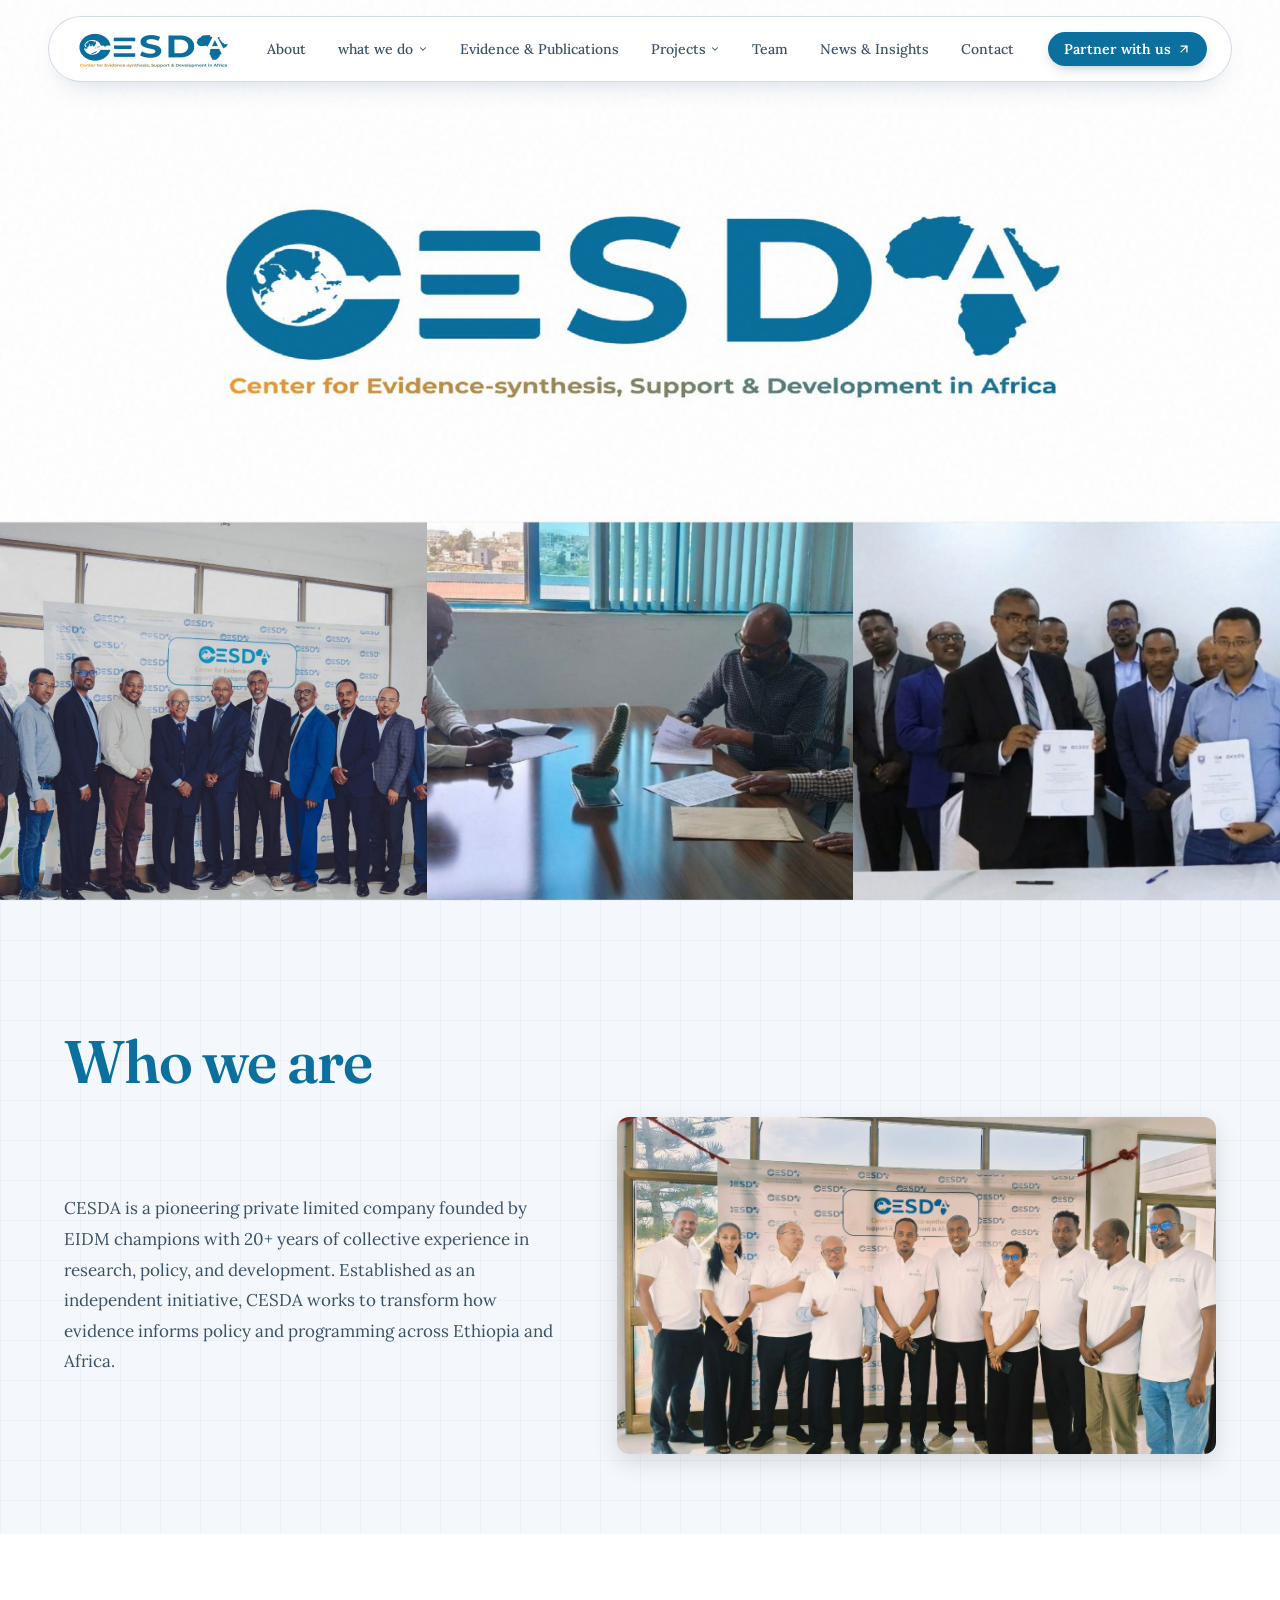
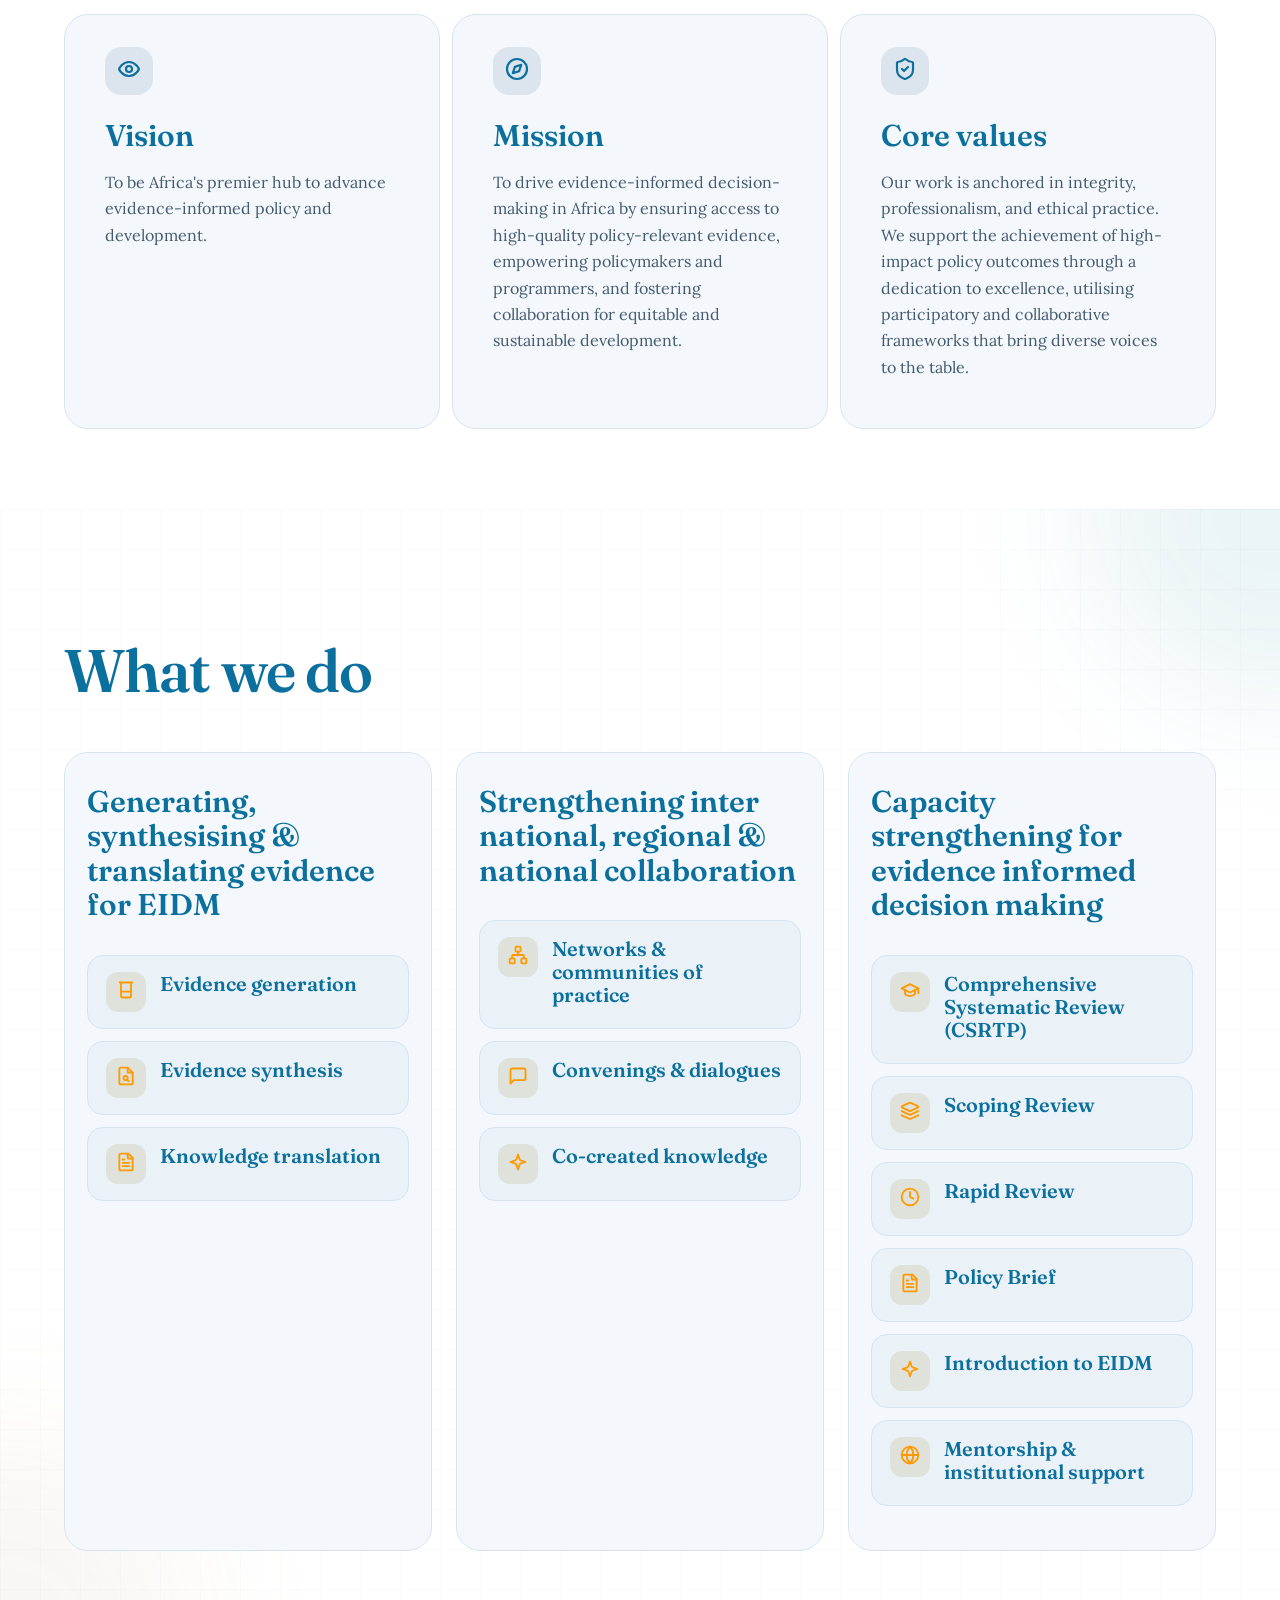
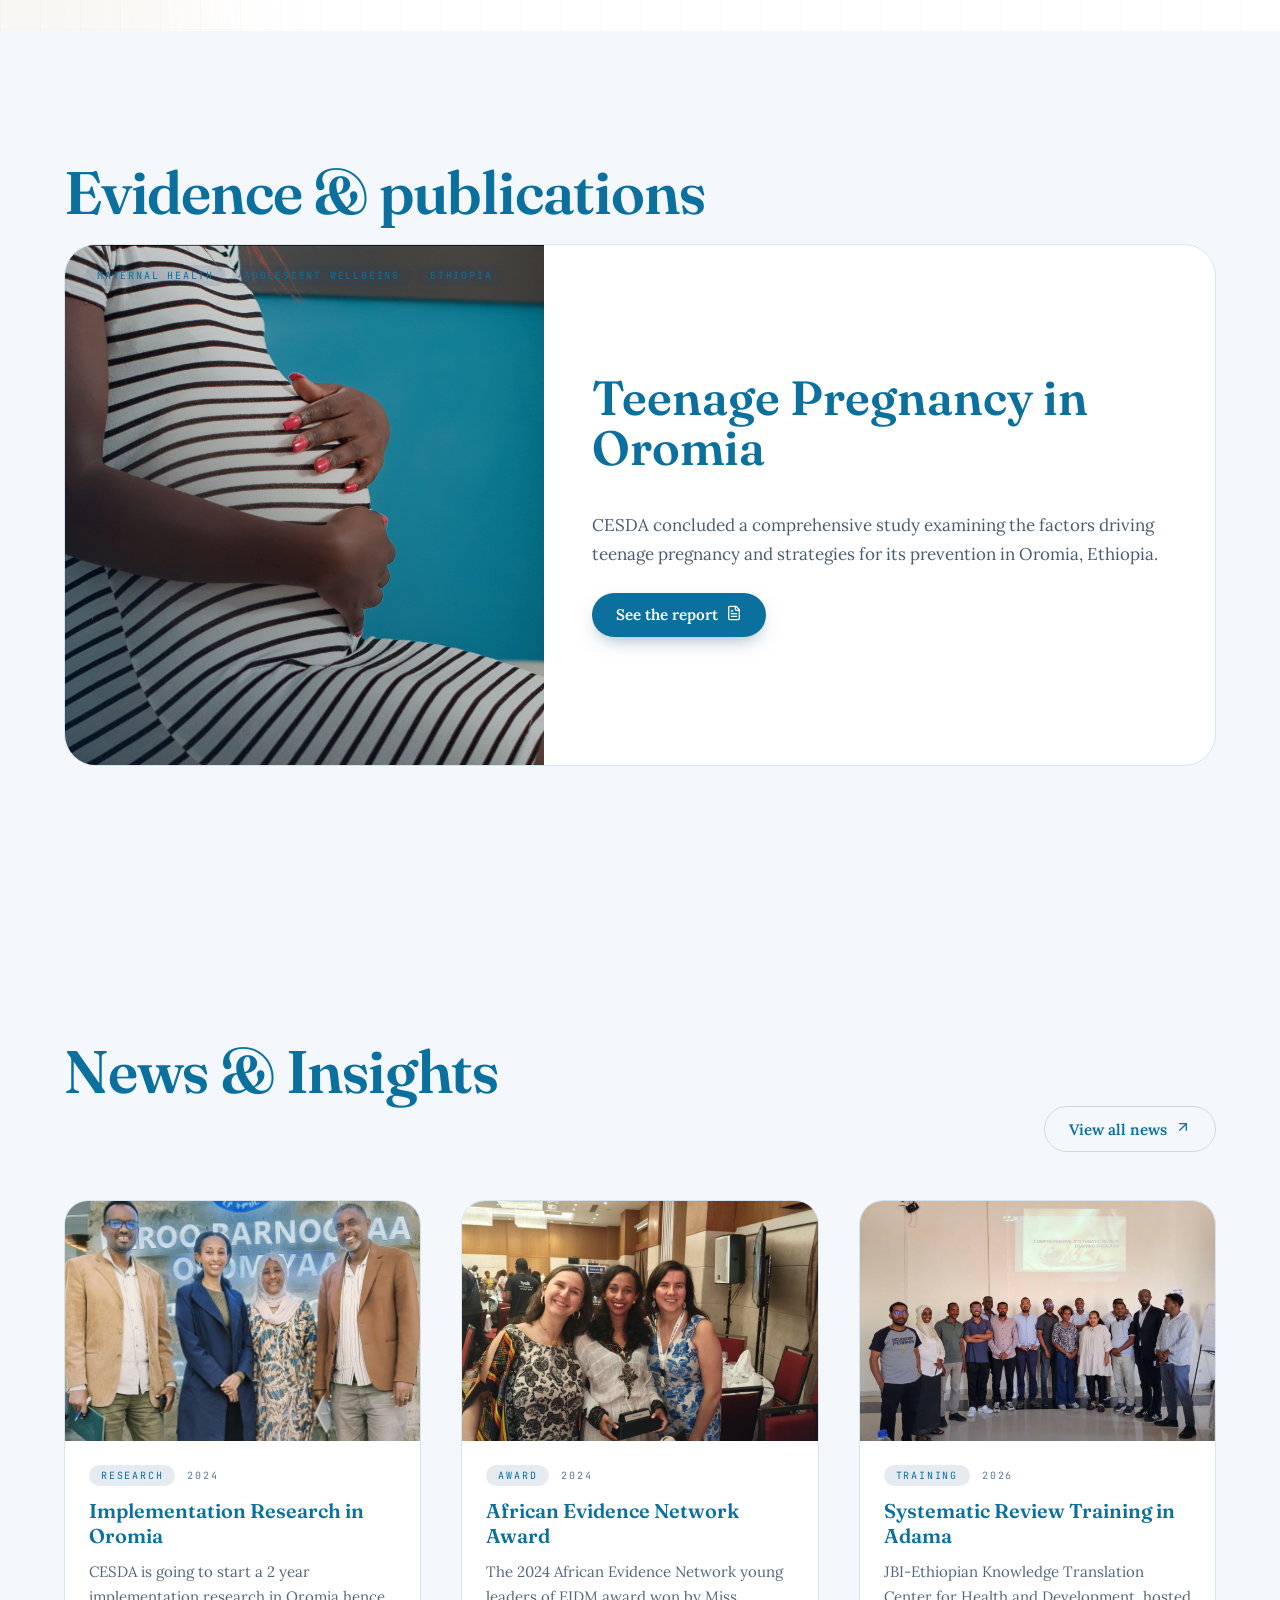
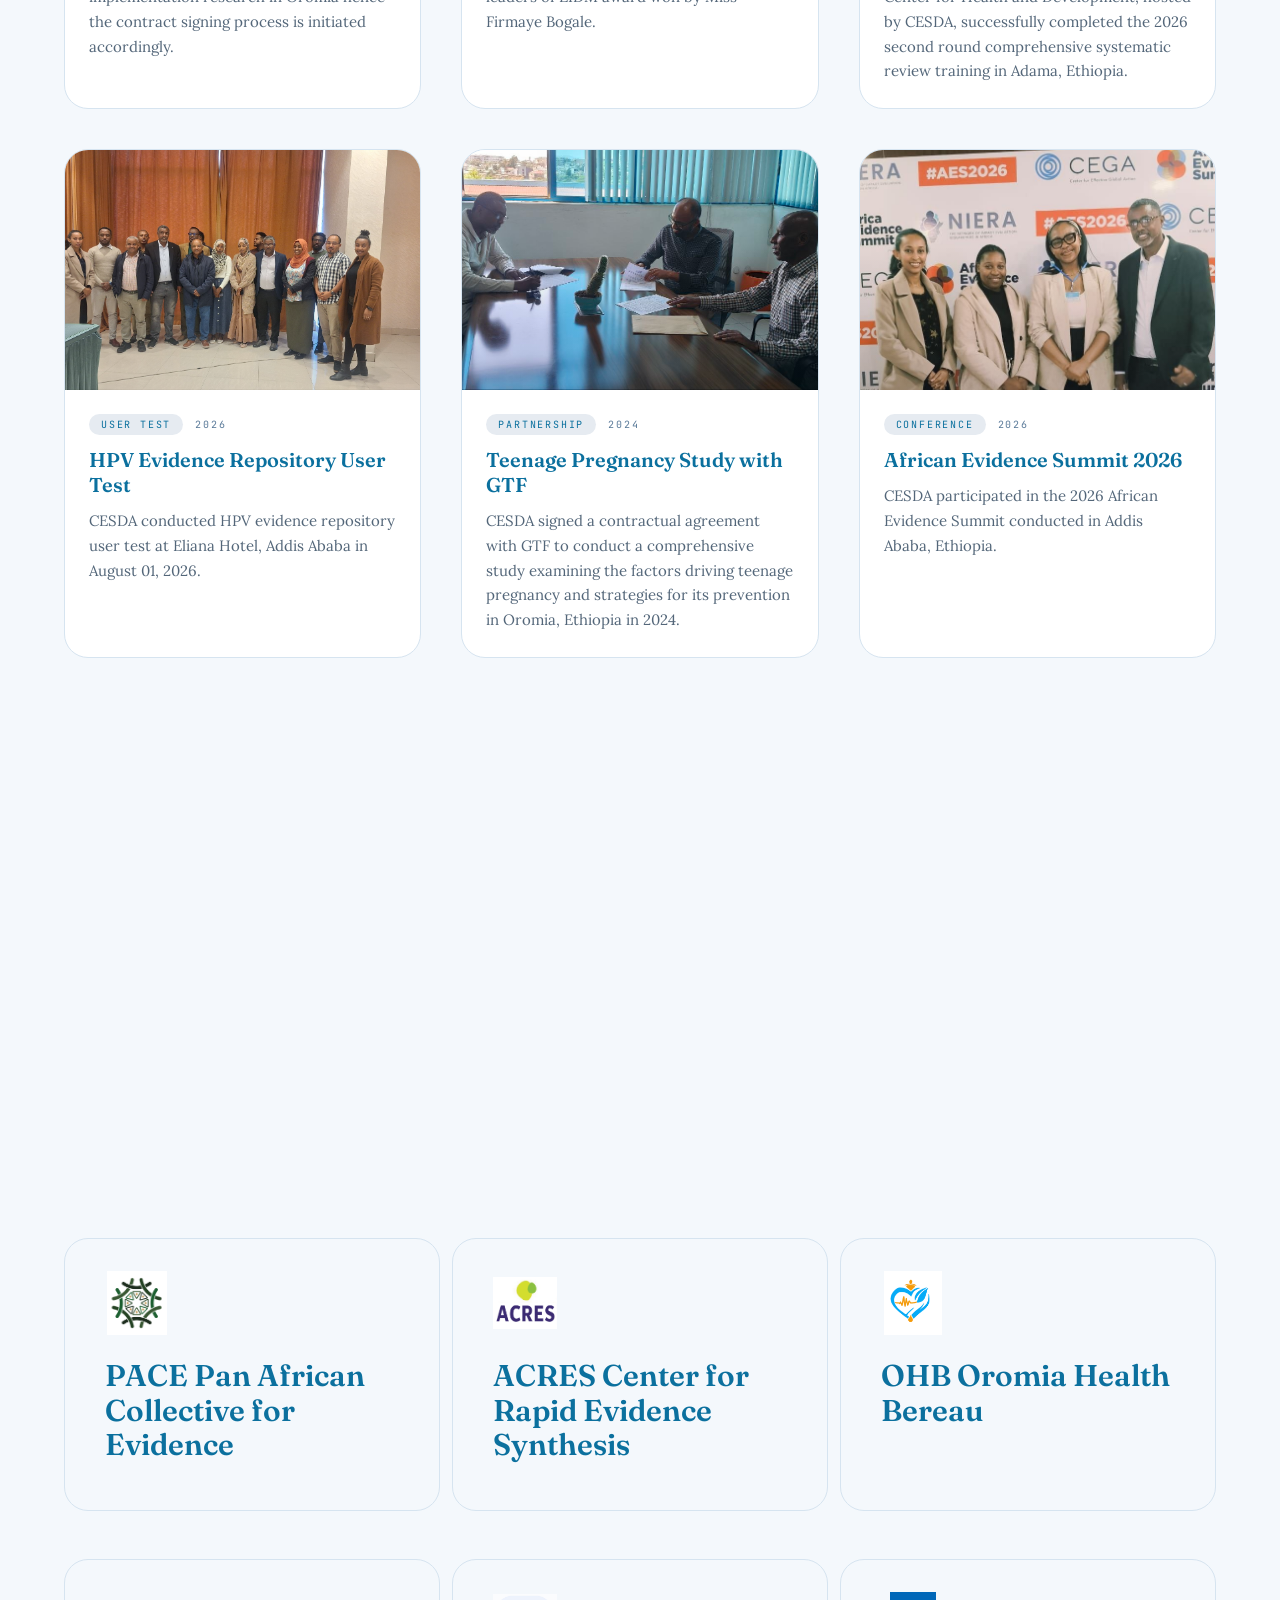
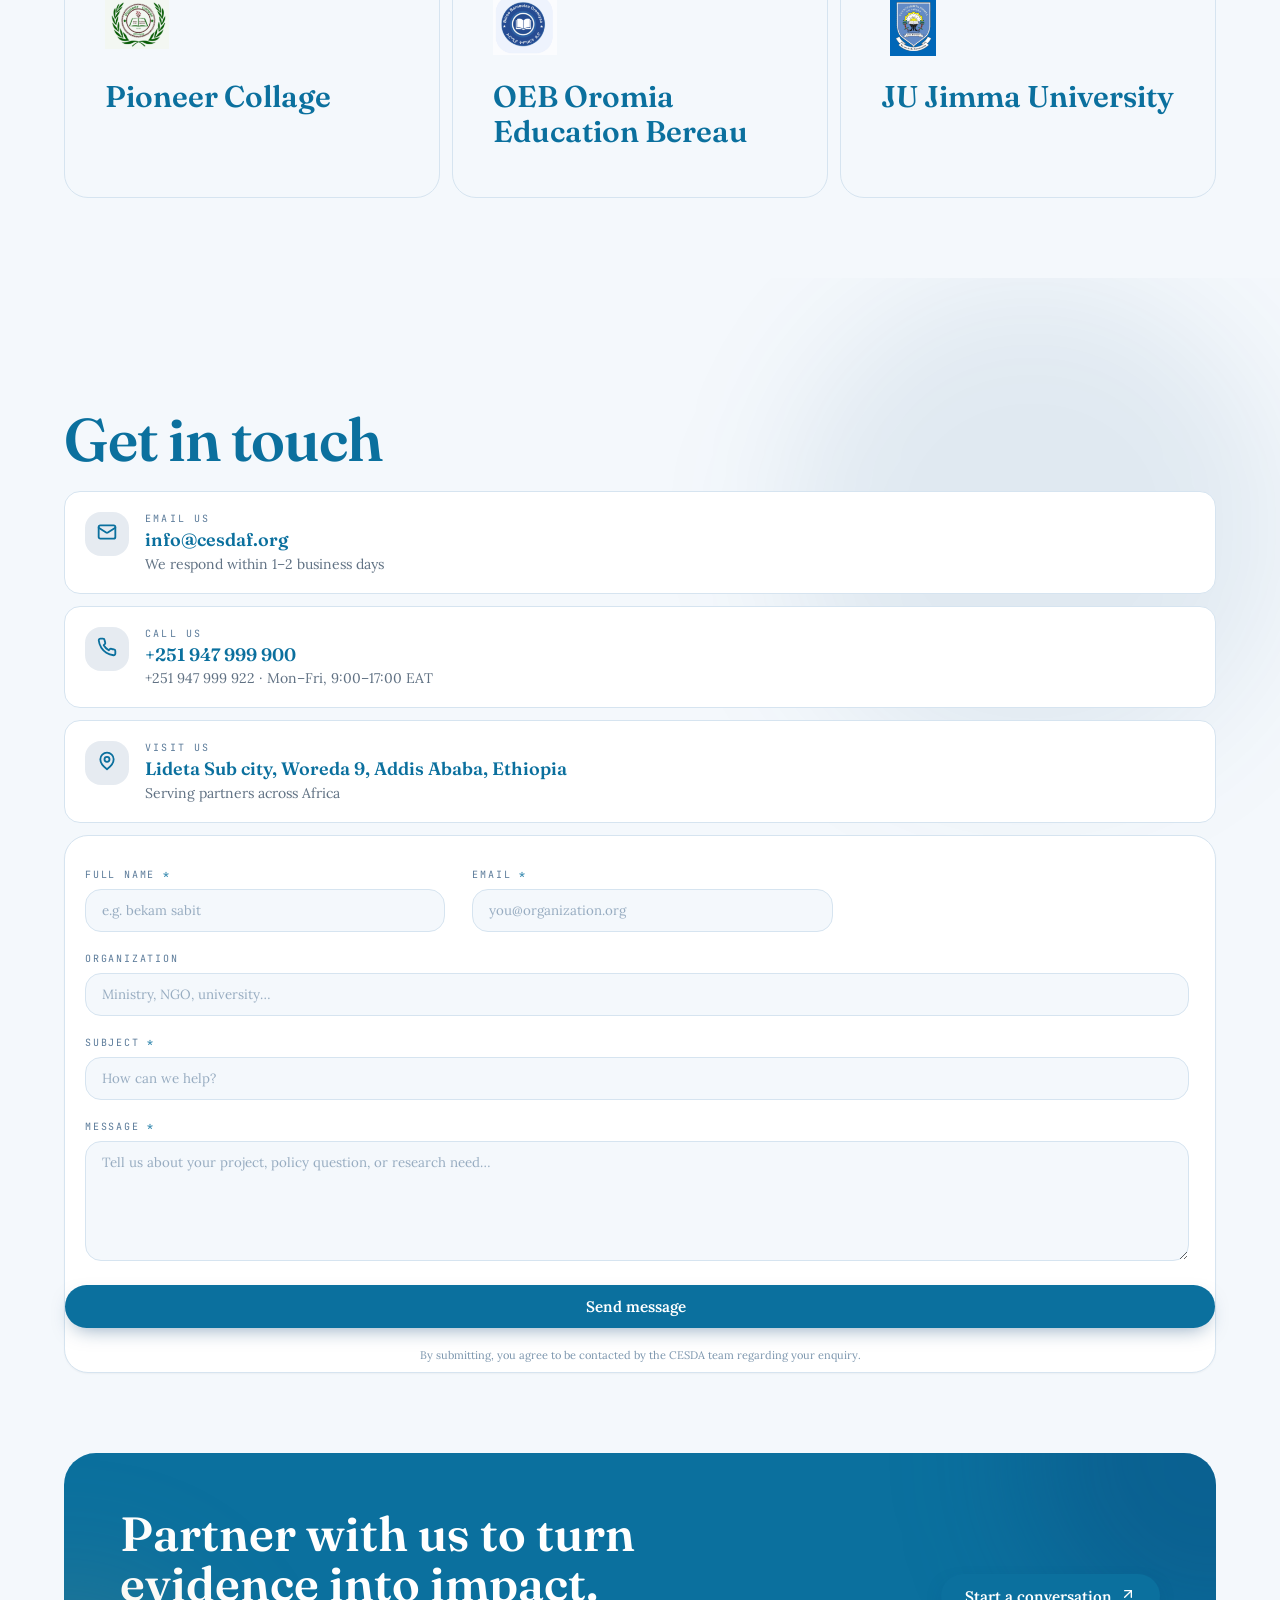
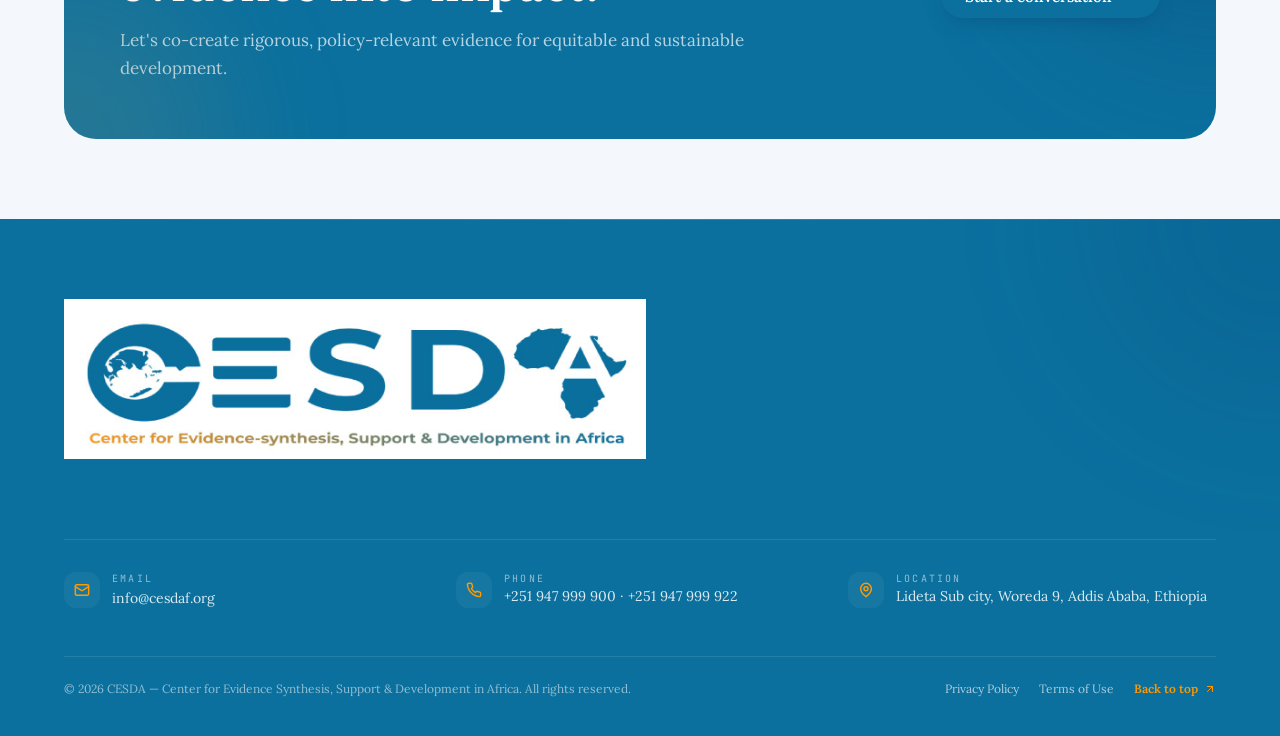
<file: index.html>
<!doctype html>
<html lang="en">

<head>
  <meta charset="UTF-8" />
  <link rel="icon" type="image/png" href="favicon.png" />
  <meta name="viewport" content="width=device-width, initial-scale=1.0" />
  <meta name="description"
    content="CESDA — Center for Evidence Synthesis, Support & Development in Africa. Bridging the gap between research and policy across the continent." />
  <title>CESDA | Center for Evidence-synthesis, support & Development in Africa</title>
  <link rel="preconnect" href="https://fonts.googleapis.com" />
  <link rel="preconnect" href="https://fonts.gstatic.com" crossorigin />
  <link
    href="https://fonts.googleapis.com/css2?family=Fraunces:ital,opsz,wght@0,9..144,400;0,9..144,500;0,9..144,600;0,9..144,700;1,9..144,400;1,9..144,500;1,9..144,600&family=Lora:ital,wght@0,400;0,500;0,600;1,400;1,500&family=Inter:wght@300;400;500;600;700&family=JetBrains+Mono:wght@400;500;600&display=swap"
    rel="stylesheet" />
  <link rel="stylesheet" href="styles.css" />
  <style>
    /* Mobile hero fixes */
    @media (max-width: 768px) {
      #home {
        padding-top: 90px !important;
        min-height: auto !important;
      }

      #home img[alt="CESDA Logo"] {
        max-width: 280px !important;
        margin-bottom: 1rem !important;
      }

      .hero-images-row {
        flex-wrap: nowrap !important;
        overflow-x: auto !important;
        -webkit-overflow-scrolling: touch;
        scroll-snap-type: x mandatory;
      }

      .hero-images-row img {
        min-width: 100vw !important;
        width: 100vw !important;
        height: 45vh !important;
        scroll-snap-align: start;
        flex-shrink: 0;
      }

      .who-we-are-grid {
        flex-direction: column !important;
      }

      .who-we-are-grid img {
        width: 100% !important;
        max-width: 100% !important;
        margin-bottom: 1.5rem;
      }
    }
  </style>
</head>

<body>
  <div id="navbar"></div>

  <main>

    <!-- ============ HERO ============ -->
    <section id="home"
      style="background-color: #ffffff; text-align: center; padding: 100px 0 0 0; min-height: 100vh; display: flex; flex-direction: column; justify-content: center; overflow: hidden;">

      <!-- Logo in middle -->
      <img src="logo.png" alt="CESDA Logo"
        style="display: block; margin: auto auto 2rem auto; max-width: 900px; width: 90%; height: auto; mix-blend-mode: multiply;" />

      <!-- Three Images Edge-to-Edge -->
      <div class="hero-images-row"
        style="display: flex; justify-content: flex-start; gap: 0; width: 100vw; margin: 0; padding: 0;">
        <img src="image1.JPG" alt="Gallery Image 1" style="width: 33.3333%; height: 50vh; object-fit: cover;" />
        <img src="image2.jpg" alt="Gallery Image 2" style="width: 33.3333%; height: 50vh; object-fit: cover;" />
        <img src="image3.jpg" alt="Gallery Image 3" style="width: 33.3333%; height: 50vh; object-fit: cover;" />
      </div>
    </section>

    <!-- ============ WHO WE ARE ============ -->
    <section id="about" class="section-pad relative" style="overflow: hidden">
      <div class="absolute inset-0 grid-bg" style="opacity: 0.5"></div>
      <div class="container-x relative">
        <h2 class="h-section mb-6 reveal">Who we are</h2>
        <div class="who-we-are-grid reveal" style="display: flex; gap: 3rem; align-items: center;">
          <div style="flex: 1;">
            <p class="body-lg text-ink/80" style="line-height: 1.8;">
              CESDA is a pioneering private limited
              company founded by EIDM champions
              with 20+ years of collective experience in
              research, policy, and development.
              Established as an independent initiative,
              CESDA works to transform how evidence
              informs policy and programming across
              Ethiopia and Africa.
            </p>
          </div>
          <img src="cesda team.jpg" alt="CESDA Team"
            style="width: 52%; max-width: 620px; border-radius: 12px; object-fit: cover; box-shadow: 0 8px 24px rgba(0,0,0,0.12); margin-left: auto;" />
        </div>
      </div>
    </section>

    <!-- ============ FOUNDATION ============ -->
    <section id="foundation" class="section-pad section-foundation">
      <div class="container-x">

        <div class="md-grid-3">

          <article class="pillar-card reveal" data-delay="1">
            <div class="pillar-icon"><span id="ic-eye"></span></div>
            <h3>Vision</h3>
            <p class="body-base text-ink/75">
              To be Africa's premier hub to advance evidence-informed policy
              and development.
            </p>
          </article>
          <article class="pillar-card reveal">
            <div class="pillar-icon"><span id="ic-compass-nav"></span></div>

            <h3>Mission</h3>
            <p class="body-base text-ink/75">
              To drive evidence-informed decision-making in Africa by ensuring
              access to high-quality policy-relevant evidence, empowering
              policymakers and programmers, and fostering collaboration for
              equitable and sustainable development.
            </p>
          </article>
          <article class="pillar-card reveal" data-delay="2">
            <div class="pillar-icon"><span id="ic-shield"></span></div>

            <h3>Core values</h3>
            <p class="body-base text-ink/75">
              Our work is anchored in integrity, professionalism, and ethical
              practice. We support the achievement of high-impact policy outcomes through a
              dedication to excellence, utilising participatory and
              collaborative frameworks that bring diverse voices to the table.
            </p>
          </article>
        </div>
      </div>
    </section>

    <!-- ============ EXPERTISE ============ -->

    <section id="expertise" class="section-expertise">
      <div class="grid-bg"></div>
      <span class="blob1"></span>
      <span class="blob2"></span>
      <div class="container-x relative">
        <div class="max-w-3xl mb-14 reveal">
          <h2 class="h-section">What we do</h2>
        </div>
        <div class="lg-grid-3">

          <!-- ── Pillar 1: Evidence ── -->
          <div class="pillar-block reveal">
            <h3>
              Generating, synthesising &amp; translating
              evidence for EIDM
            </h3>
            <div class="exp-card" style="cursor:pointer;" onclick="openExpertiseModal('EVIDENCE_GEN')">
              <span class="ico"><span id="ic-beaker"></span></span>
              <div>
                <h4>Evidence generation</h4>

              </div>
            </div>
            <div class="exp-card" style="cursor:pointer;" onclick="openExpertiseModal('EVIDENCE_SYNTH')">
              <span class="ico"><span id="ic-filesearch"></span></span>
              <div>
                <h4>Evidence synthesis</h4>

              </div>
            </div>
            <div class="exp-card" style="cursor:pointer;" onclick="openExpertiseModal('KT_PRODUCTS')">
              <span class="ico"><span id="ic-filetext"></span></span>
              <div>
                <h4>Knowledge translation</h4>

              </div>
            </div>
          </div>

          <!-- ── Pillar 2: Collaboration ── -->
          <div class="pillar-block reveal" data-delay="1">
            <h3>
              Strengthening
              inter national, regional &amp; national collaboration
            </h3>
            <div class="exp-card" style="cursor:pointer;" onclick="openExpertiseModal('NETWORKS')">
              <span class="ico"><span id="ic-network"></span></span>
              <div>
                <h4>Networks &amp; communities of practice</h4>

              </div>
            </div>
            <div class="exp-card" style="cursor:pointer;" onclick="openExpertiseModal('CONVENINGS')">
              <span class="ico"><span id="ic-message"></span></span>
              <div>
                <h4>Convenings &amp; dialogues</h4>

              </div>
            </div>
            <div class="exp-card" style="cursor:pointer;" onclick="openExpertiseModal('COCREATED')">
              <span class="ico"><span id="ic-spark"></span></span>
              <div>
                <h4>Co-created knowledge</h4>

              </div>
            </div>
          </div>

          <!-- ── Pillar 3: Capacity Building ── -->
          <div class="pillar-block reveal" data-delay="2" id="training">
            <h3>
              Capacity strengthening for evidence informed decision making
            </h3>
            <div class="exp-card" style="cursor:pointer;" onclick="openExpertiseModal('CSRTP')">
              <span class="ico"><span id="ic-grad"></span></span>
              <div>
                <h4>Comprehensive Systematic Review (CSRTP)</h4>

              </div>
            </div>
            <div class="exp-card" style="cursor:pointer;" onclick="openExpertiseModal('SCOPING')">
              <span class="ico"><span id="ic-layers"></span></span>
              <div>
                <h4>Scoping Review</h4>

              </div>
            </div>
            <div class="exp-card" style="cursor:pointer;" onclick="openExpertiseModal('RAPID')">
              <span class="ico"><span id="ic-clockL"></span></span>
              <div>
                <h4>Rapid Review</h4>

              </div>
            </div>
            <div class="exp-card" style="cursor:pointer;" onclick="openExpertiseModal('POLICY')">
              <span class="ico"><span id="ic-filetext2"></span></span>
              <div>
                <h4>Policy Brief</h4>

              </div>
            </div>
            <div class="exp-card" style="cursor:pointer;" onclick="openExpertiseModal('INTRO_EIDM')">
              <span class="ico"><span id="ic-spark2"></span></span>
              <div>
                <h4>Introduction to EIDM</h4>

              </div>
            </div>
            <div class="exp-card" style="cursor:pointer;" onclick="openExpertiseModal('MENTORSHIP')">
              <span class="ico"><span id="ic-globe"></span></span>
              <div>
                <h4>Mentorship &amp; institutional support</h4>

              </div>
            </div>
          </div>

        </div>
      </div>
    </section>

    <!-- ============ EVIDENCE & PUBLICATIONS ============ -->
    <section id="publications" class="section-pad bg-background" style="overflow: hidden">
      <div class="container-x">
        <div class="max-w-3xl mb-14 reveal">

          <h2 class="h-section mb-5">Evidence &amp; publications</h2>

        </div>

        <div id="reports" class="mb-16 reveal">
          <article class="work-card">
            <div class="work-img">
              <img src="pregnant.png" alt="Teenage pregnancy research">
              <div class="veil"></div>
              <div class="tags">
                <span class="tag-primary">Maternal Health</span>
                <span class="tag-primary">Adolescent Wellbeing</span>
                <span class="tag-primary">Ethiopia</span>
              </div>
            </div>
            <div class="work-content">
              <h3>Teenage Pregnancy in Oromia</h3>
              <p class="body-lg text-ink/75 mb-6 max-w-2xl">
                CESDA concluded a comprehensive study examining the factors driving teenage pregnancy and strategies for
                its prevention in Oromia, Ethiopia.
              </p>
              <div class="flex flex-wrap gap-3">
                <a href="report.html" class="btn-primary">See the report <span id="ic-file2"></span></a>
              </div>
            </div>
          </article>
        </div>


      </div>
    </section>

    <!-- ============ NEWS & UPDATES ============ -->
    <section id="news" class="section-pad bg-background">
      <div class="container-x">
        <div class="flex flex-col sm:flex-row sm:items-end sm:justify-between gap-6 mb-12 reveal">
          <div class="max-w-2xl">

            <h2 class="h-section">
              News & Insights
            </h2>
          </div>
          <a href="news.html" class="btn-outline shrink-0">View all news <span id="ic-au3"></span></a>
        </div>

        <div class="news-grid">
          <!-- News 1 -->
          <article class="news-card reveal">
            <div class="news-card-img">
              <img src="news1.jpg" alt="CESDA contract signing for Oromia research" />
              <div class="news-card-overlay"></div>
            </div>
            <div class="news-card-body">
              <div class="news-card-meta">
                <span class="tag-primary">Research</span>
                <span class="news-date">2024</span>
              </div>
              <h3>Implementation Research in Oromia</h3>
              <p>
                CESDA is going to start a 2 year implementation research in
                Oromia hence the contract signing process is initiated
                accordingly.
              </p>
            </div>
          </article>

          <!-- News 2 -->
          <article class="news-card reveal" data-delay="1">
            <div class="news-card-img">
              <img src="news2.jpg" alt="Firmaye Bogale receiving African Evidence Network award" />
              <div class="news-card-overlay"></div>
            </div>
            <div class="news-card-body">
              <div class="news-card-meta">
                <span class="tag-primary">Award</span>
                <span class="news-date">2024</span>
              </div>
              <h3>African Evidence Network Award</h3>
              <p>
                The 2024 African Evidence Network young leaders of EIDM award won by Miss Firmaye
                Bogale.
              </p>
            </div>
          </article>

          <!-- News 3 -->
          <article class="news-card reveal" data-delay="2">
            <div class="news-card-img">
              <img src="news3.jpg" alt="JBI systematic review training in Adama" />
              <div class="news-card-overlay"></div>
            </div>
            <div class="news-card-body">
              <div class="news-card-meta">
                <span class="tag-primary">Training</span>
                <span class="news-date">2026</span>
              </div>
              <h3>Systematic Review Training in Adama</h3>
              <p>
                JBI-Ethiopian Knowledge Translation Center for Health and
                Development, hosted by CESDA, successfully completed the 2026
                second round comprehensive systematic review training in
                Adama, Ethiopia.
              </p>
            </div>
          </article>

          <!-- News 4 -->
          <article class="news-card reveal">
            <div class="news-card-img">
              <img src="news4.jpg" alt="HPV evidence repository user test at Eliana hotel" />
              <div class="news-card-overlay"></div>
            </div>
            <div class="news-card-body">
              <div class="news-card-meta">
                <span class="tag-primary">User test</span>
                <span class="news-date">2026</span>
              </div>
              <h3>HPV Evidence Repository User Test</h3>
              <p>
                CESDA conducted HPV evidence repository user test at Eliana
                Hotel, Addis Ababa in August 01, 2026.
              </p>
            </div>
          </article>

          <!-- News 5 -->
          <article class="news-card reveal" data-delay="1">
            <div class="news-card-img">
              <img src="news5.jpg" alt="CESDA and GTF contractual agreement signing" />
              <div class="news-card-overlay"></div>
            </div>
            <div class="news-card-body">
              <div class="news-card-meta">
                <span class="tag-primary">Partnership</span>
                <span class="news-date">2024</span>
              </div>
              <h3>Teenage Pregnancy Study with GTF</h3>
              <p>
                CESDA signed a contractual agreement with GTF to conduct a
                comprehensive study examining the factors driving teenage
                pregnancy and strategies for its prevention in Oromia,
                Ethiopia in 2024.
              </p>
            </div>
          </article>

          <!-- News 6 -->
          <article class="news-card reveal" data-delay="2">
            <div class="news-card-img">
              <img src="news6.jpg" alt="CESDA at 2026 African Evidence Summit" />
              <div class="news-card-overlay"></div>
            </div>
            <div class="news-card-body">
              <div class="news-card-meta">
                <span class="tag-primary">Conference</span>
                <span class="news-date">2026</span>
              </div>
              <h3>African Evidence Summit 2026</h3>
              <p>
                CESDA participated in the 2026 African Evidence Summit
                conducted in Addis Ababa, Ethiopia.
              </p>
            </div>
          </article>
        </div>
      </div>
    </section>


    <!-- ============ PARTNERS ============ -->
    <section id="partners" class="section-pad bg-background" style="overflow: hidden">
      <div class="container-x">
        <div class="max-w-3xl mb-14 reveal">

          <h2 class="h-section mb-5">Our partners</h2>

        </div>
        <div class="md-grid-3">
          <article class="pillar-card reveal partner-card" style="cursor: pointer;" onclick="openPartnerModal('JBI')">
            <div class="pillar-icon"
              style="background: transparent; height: 4rem; width: 4rem; display: flex; align-items: center; justify-content: center;">
              <img src="jbi.png" alt="JBI" style="height: 100%; width: auto; object-fit: contain;" />
            </div>
            <h3>JBI Joanna Briggs Institute</h3>

          </article>
          <article class="pillar-card reveal partner-card" data-delay="1" style="cursor: pointer;"
            onclick="openPartnerModal('ALIVE')">
            <div class="pillar-icon"
              style="background: transparent; height: 4rem; width: 4rem; display: flex; align-items: center; justify-content: center;">
              <img src="alive.png" alt="ALIVE" style="height: 100%; width: auto; object-fit: contain;" />
            </div>
            <h3>ALIVE Future Evidence</h3>

          </article>
          <article class="pillar-card reveal partner-card" data-delay="2" style="cursor: pointer;"
            onclick="openPartnerModal('Brink')">
            <div class="pillar-icon"
              style="background: transparent; height: 4rem; width: 4rem; display: flex; align-items: center; justify-content: center;">
              <img src="brink.png" alt="Brink Foundation" style="height: 100%; width: auto; object-fit: contain;" />
            </div>
            <h3>Brink Foundation</h3>

          </article>
        </div>
        <div class="md-grid-3 mt-12">
          <article class="pillar-card reveal partner-card" style="cursor: pointer;" onclick="openPartnerModal('PACE')">
            <div class="pillar-icon"
              style="background: transparent; height: 4rem; width: 4rem; display: flex; align-items: center; justify-content: center;">
              <img src="pace.png" alt="PACE" style="height: 100%; width: auto; object-fit: contain;" />
            </div>
            <h3>PACE Pan African Collective for Evidence</h3>

          </article>
          <article class="pillar-card reveal partner-card" data-delay="1" style="cursor: pointer;"
            onclick="openPartnerModal('ACRES')">
            <div class="pillar-icon"
              style="background: transparent; height: 4rem; width: 4rem; display: flex; align-items: center; justify-content: center;">
              <img src="acres.png" alt="ACRES" style="height: 100%; width: auto; object-fit: contain;" />
            </div>
            <h3>ACRES Center for Rapid Evidence Synthesis</h3>

          </article>
          </article>
          <article class="pillar-card reveal partner-card" data-delay="1" style="cursor: pointer;"
            onclick="openPartnerModal('OHB')">
            <div class="pillar-icon"
              style="background: transparent; height: 4rem; width: 4rem; display: flex; align-items: center; justify-content: center;">
              <img src="OHB.png" alt="OHB" style="height: 100%; width: auto; object-fit: contain;" />
            </div>
            <h3>OHB Oromia Health Bereau</h3>

          </article>
        </div>
        <div class="md-grid-3 mt-12">
          <article class="pillar-card reveal partner-card" style="cursor: pointer;" onclick="openPartnerModal('PC')">
            <div class="pillar-icon"
              style="background: transparent; height: 4rem; width: 4rem; display: flex; align-items: center; justify-content: center;">
              <img src="PC.png" alt="PC" style="height: 100%; width: auto; object-fit: contain;" />
            </div>
            <h3>Pioneer Collage</h3>

          </article>
          <article class="pillar-card reveal partner-card" data-delay="1" style="cursor: pointer;"
            onclick="openPartnerModal('OEB')">
            <div class="pillar-icon"
              style="background: transparent; height: 4rem; width: 4rem; display: flex; align-items: center; justify-content: center;">
              <img src="OEB.png" alt="OEB" style="height: 100%; width: auto; object-fit: contain;" />
            </div>
            <h3>OEB Oromia Education Bereau</h3>

          </article>
          </article>
          <article class="pillar-card reveal partner-card" data-delay="1" style="cursor: pointer;"
            onclick="openPartnerModal('JU')">
            <div class="pillar-icon"
              style="background: transparent; height: 4rem; width: 4rem; display: flex; align-items: center; justify-content: center;">
              <img src="JU.png" alt="JU" style="height: 100%; width: auto; object-fit: contain;" />
            </div>
            <h3>JU Jimma University</h3>

          </article>
        </div>

      </div>
    </section>




    <!-- ============ CONTACT ============ -->
    <section id="contact" class="section-pad bg-background relative" style="overflow: hidden">
      <span class="absolute" style="
            top: 0;
            right: 0;
            width: 31rem;
            height: 31rem;
            background: rgba(10, 64, 116, 0.08);
            border-radius: 50%;
            filter: blur(64px);
            pointer-events: none;
          "></span>
      <div class="container-x relative">
        <div class="grid-12">
          <div class="col-span-5">

            <h2 class="h-section mb-5 reveal">
              Get in touch

            </h2>


            <div class="reveal">
              <a class="contact-card" href="mailto:info@cesdaf.org">
                <span class="ico"><span id="ic-mailL"></span></span>
                <div>
                  <p class="label">Email us</p>
                  <p class="primary">info@cesdaf.org</p>
                  <p class="detail">We respond within 1–2 business days</p>
                </div>
              </a>
              <a class="contact-card" href="tel:+251947999900">
                <span class="ico"><span id="ic-phoneL"></span></span>
                <div>
                  <p class="label">Call us</p>
                  <p class="primary">+251 947 999 900</p>
                  <p class="detail">
                    +251 947 999 922 · Mon–Fri, 9:00–17:00 EAT
                  </p>
                </div>
              </a>
              <div class="contact-card">
                <span class="ico"><span id="ic-pinL"></span></span>
                <div>
                  <p class="label">Visit us</p>
                  <p class="primary">
                    Lideta Sub city, Woreda 9, Addis Ababa, Ethiopia
                  </p>
                  <p class="detail">Serving partners across Africa</p>
                </div>
              </div>
            </div>


          </div>
          <div class="col-span-7">
            <div class="rounded-3xl bg-surface border border-divider consult-card p-6 sm:p-10" style="
                  border-radius: 1.5rem;
                  border: 1px solid var(--divider);
                  box-shadow: 0 1px 2px rgba(0, 0, 0, 0.04);
    
                ">

              <h3 class="font-display text-2xl sm:text-3xl font-semibold leading-tight mb-8">

              </h3>
              <div id="formStatus">
                <form id="contactForm" class="flex flex-col gap-5">
                  <input type="text" name="_honey" tabindex="-1" autocomplete="off" aria-hidden="true"
                    style="display:none" />
                  <div class="sm-grid-3">
                    <div>
                      <label class="label-base" for="name">Full name <span class="text-primary">*</span></label>
                      <input class="input-base" id="name" name="name" type="text" placeholder="e.g. bekam sabit"
                        required />
                    </div>
                    <div>
                      <label class="label-base" for="email">Email <span class="text-primary">*</span></label>
                      <input class="input-base" id="email" name="email" type="email" placeholder="you@organization.org"
                        required />
                    </div>
                  </div>
                  <div>
                    <label class="label-base" for="organization">Organization</label>
                    <input class="input-base" id="organization" name="organization" type="text"
                      placeholder="Ministry, NGO, university…" />
                  </div>
                  <div>
                    <label class="label-base" for="subject">Subject <span class="text-primary">*</span></label>
                    <input class="input-base" id="subject" name="subject" type="text" placeholder="How can we help?"
                      required />
                  </div>
                  <div>
                    <label class="label-base" for="message">Message <span class="text-primary">*</span></label>
                    <textarea class="input-base" id="message" name="message" rows="5"
                      placeholder="Tell us about your project, policy question, or research need…" required></textarea>
                  </div>
                  <button type="submit" class="btn-primary" style="width: 100%; justify-content: center">
                    Send message <span id="ic-au3"></span>
                  </button>
                  <p style="
                        font-size: 11px;
                        color: rgba(90, 122, 153, 0.8);
                        text-align: center;
                        margin: 0;
                        padding-bottom: 10px;
                      ">
                    By submitting, you agree to be contacted by the CESDA team
                    regarding your enquiry.
                  </p>
                </form>
              </div>
            </div>
          </div>
        </div>

        <div class="partner-cta mt-20">
          <div class="inner">
            <div>

              <h3>Partner with us to turn evidence into impact.</h3>
              <p class="body-lg">
                Let's co-create rigorous, policy-relevant evidence for
                equitable and sustainable development.
              </p>
            </div>
            <div class="justify-end">
              <a href="#contact" class="btn-primary">Start a conversation <span id="ic-au4"></span></a>
            </div>
          </div>
        </div>
      </div>
    </section>
  </main>

  <!-- ============ PARTNER MODAL ============ -->
  <div class="report-modal" id="partnerModal">
    <div class="report-modal-backdrop" id="partnerModalBackdrop"></div>
    <div class="report-modal-container">
      <div class="report-modal-content" id="partnerModalContent">
        <!-- Injected via JS -->
      </div>
    </div>
  </div>

  <!-- ============ TRAINING MODAL ============ -->
  <div class="report-modal" id="trainingModal">
    <div class="report-modal-backdrop" id="trainingModalBackdrop"></div>
    <div class="report-modal-container">
      <div class="report-modal-content" id="trainingModalContent">
        <!-- Injected via JS -->
      </div>
    </div>
  </div>

  <!-- ============ EXPERTISE MODAL ============ -->
  <div class="report-modal" id="expertiseModal">
    <div class="report-modal-backdrop" id="expertiseModalBackdrop"></div>
    <div class="report-modal-container">
      <div class="report-modal-content" id="expertiseModalContent">
        <!-- Injected via JS -->
      </div>
    </div>
  </div>

  <div id="footer"></div>

  <script>
    // Inline icon hydration (no extra request, mirrors the React lucide components)
    const ic = {
      "ic-map": `<svg xmlns="http://www.w3.org/2000/svg" width="14" height="14" viewBox="0 0 24 24" fill="none" stroke="currentColor" stroke-width="2.4" stroke-linecap="round" stroke-linejoin="round"><path d="M20 10c0 6-8 12-8 12s-8-6-8-12a8 8 0 0 1 16 0Z"/><circle cx="12" cy="10" r="3"/></svg>`,
      "ic-quote": `<svg xmlns="http://www.w3.org/2000/svg" width="20" height="20" viewBox="0 0 24 24" fill="none" stroke="currentColor" stroke-width="2" stroke-linecap="round" stroke-linejoin="round"><path d="M3 21c3 0 7-1 7-8V5c0-1.25-.756-2.017-2-2H4c-1.25 0-2 .75-2 1.972V11c0 1.25.75 2 2 2 1 0 1 0 1 1v1c0 1-1 2-2 2s-1 .008-1 1.031V20c0 1 0 1 1 1z"/><path d="M15 21c3 0 7-1 7-8V5c0-1.25-.757-2.017-2-2h-4c-1.25 0-2 .75-2 1.972V11c0 1.25.75 2 2 2h.75c0 2.25.25 4-2.75 4v3c0 1 0 1 1 1z"/></svg>`,
      "ic-building": `<svg xmlns="http://www.w3.org/2000/svg" width="20" height="20" viewBox="0 0 24 24" fill="none" stroke="currentColor" stroke-width="2.2" stroke-linecap="round" stroke-linejoin="round"><rect width="16" height="20" x="4" y="2" rx="2"/><path d="M9 22v-4h6v4"/><path d="M8 6h.01"/><path d="M16 6h.01"/><path d="M12 6h.01"/><path d="M12 10h.01"/><path d="M12 14h.01"/><path d="M16 10h.01"/><path d="M16 14h.01"/><path d="M8 10h.01"/><path d="M8 14h.01"/></svg>`,
      "ic-users": `<svg xmlns="http://www.w3.org/2000/svg" width="20" height="20" viewBox="0 0 24 24" fill="none" stroke="currentColor" stroke-width="2.2" stroke-linecap="round" stroke-linejoin="round"><path d="M16 21v-2a4 4 0 0 0-4-4H6a4 4 0 0 0-4 4v2"/><circle cx="9" cy="7" r="4"/><path d="M22 21v-2a4 4 0 0 0-3-3.87"/><path d="M16 3.13a4 4 0 0 1 0 7.75"/></svg>`,
      "ic-globe2": `<svg xmlns="http://www.w3.org/2000/svg" width="20" height="20" viewBox="0 0 24 24" fill="none" stroke="currentColor" stroke-width="2.2" stroke-linecap="round" stroke-linejoin="round"><circle cx="12" cy="12" r="10"/><path d="M12 2a14.5 14.5 0 0 0 0 20 14.5 14.5 0 0 0 0-20"/><path d="M2 12h20"/></svg>`,
      "ic-compass-nav": `<svg xmlns="http://www.w3.org/2000/svg" width="24" height="24" viewBox="0 0 24 24" fill="none" stroke="currentColor" stroke-width="2.2" stroke-linecap="round" stroke-linejoin="round"><circle cx="12" cy="12" r="10"/><polygon points="16.24 7.76 14.12 14.12 7.76 16.24 9.88 9.88 16.24 7.76"/></svg>`,
      "ic-eye": `<svg xmlns="http://www.w3.org/2000/svg" width="24" height="24" viewBox="0 0 24 24" fill="none" stroke="currentColor" stroke-width="2.2" stroke-linecap="round" stroke-linejoin="round"><path d="M2 12s3-7 10-7 10 7 10 7-3 7-10 7-10-7-10-7Z"/><circle cx="12" cy="12" r="3"/></svg>`,
      "ic-shield": `<svg xmlns="http://www.w3.org/2000/svg" width="24" height="24" viewBox="0 0 24 24" fill="none" stroke="currentColor" stroke-width="2.2" stroke-linecap="round" stroke-linejoin="round"><path d="M20 13c0 5-3.5 7.5-7.66 8.95a1 1 0 0 1-.67-.01C7.5 20.5 4 18 4 13V6a1 1 0 0 1 1-1c2 0 4.5-1.2 6.24-2.72a1.17 1.17 0 0 1 1.52 0C14.51 3.81 17 5 19 5a1 1 0 0 1 1 1z"/><path d="m9 12 2 2 4-4"/></svg>`,
      "ic-microscope": `<svg xmlns="http://www.w3.org/2000/svg" width="20" height="20" viewBox="0 0 24 24" fill="none" stroke="currentColor" stroke-width="2.2" stroke-linecap="round" stroke-linejoin="round"><path d="M6 18h8"/><path d="M3 22h18"/><path d="M14 22a7 7 0 1 0 0-14h-1"/><path d="M9 14h2"/><path d="M9 12a2 2 0 0 1-2-2V6h6v4a2 2 0 0 1-2 2Z"/><path d="M12 6V3a1 1 0 0 0-1-1H9a1 1 0 0 0-1 1v3"/></svg>`,
      "ic-layers": `<svg xmlns="http://www.w3.org/2000/svg" width="20" height="20" viewBox="0 0 24 24" fill="none" stroke="currentColor" stroke-width="2.2" stroke-linecap="round" stroke-linejoin="round"><path d="M12.83 2.18a2 2 0 0 0-1.66 0L2.6 6.08a1 1 0 0 0 0 1.83l8.58 3.91a2 2 0 0 0 1.66 0l8.58-3.9a1 1 0 0 0 0-1.83Z"/><path d="m22 12.18-9.17 4.16a2 2 0 0 1-1.66 0L2 12.18"/><path d="m22 17.18-9.17 4.16a2 2 0 0 1-1.66 0L2 17.18"/></svg>`,
      "ic-languages": `<svg xmlns="http://www.w3.org/2000/svg" width="20" height="20" viewBox="0 0 24 24" fill="none" stroke="currentColor" stroke-width="2.2" stroke-linecap="round" stroke-linejoin="round"><path d="m5 8 6 6"/><path d="m4 14 6-6 2-3"/><path d="M2 5h12"/><path d="M7 2h1"/><path d="m22 22-5-10-5 10"/><path d="M14 18h6"/></svg>`,
      "ic-compass": `<svg xmlns="http://www.w3.org/2000/svg" width="20" height="20" viewBox="0 0 24 24" fill="none" stroke="currentColor" stroke-width="2.2" stroke-linecap="round" stroke-linejoin="round"><circle cx="12" cy="12" r="10"/><polygon points="16.24 7.76 14.12 14.12 7.76 16.24 9.88 9.88 16.24 7.76"/></svg>`,
      "ic-au1": `<svg xmlns="http://www.w3.org/2000/svg" width="16" height="16" viewBox="0 0 24 24" fill="none" stroke="currentColor" stroke-width="2" stroke-linecap="round" stroke-linejoin="round"><path d="M7 7h10v10"/><path d="M7 17 17 7"/></svg>`,
      "ic-ar1": `<svg xmlns="http://www.w3.org/2000/svg" width="16" height="16" viewBox="0 0 24 24" fill="none" stroke="currentColor" stroke-width="2" stroke-linecap="round" stroke-linejoin="round"><path d="M5 12h14"/><path d="m12 5 7 7-7 7"/></svg>`,
      "ic-ar2": `<svg xmlns="http://www.w3.org/2000/svg" width="14" height="14" viewBox="0 0 24 24" fill="none" stroke="currentColor" stroke-width="2" stroke-linecap="round" stroke-linejoin="round"><path d="M5 12h14"/><path d="m12 5 7 7-7 7"/></svg>`,
      "ic-ar3": `<svg xmlns="http://www.w3.org/2000/svg" width="14" height="14" viewBox="0 0 24 24" fill="none" stroke="currentColor" stroke-width="2" stroke-linecap="round" stroke-linejoin="round"><path d="M5 12h14"/><path d="m12 5 7 7-7 7"/></svg>`,
      "ic-ar4": `<svg xmlns="http://www.w3.org/2000/svg" width="14" height="14" viewBox="0 0 24 24" fill="none" stroke="currentColor" stroke-width="2" stroke-linecap="round" stroke-linejoin="round"><path d="M5 12h14"/><path d="m12 5 7 7-7 7"/></svg>`,
      "ic-au2": `<svg xmlns="http://www.w3.org/2000/svg" width="16" height="16" viewBox="0 0 24 24" fill="none" stroke="currentColor" stroke-width="2" stroke-linecap="round" stroke-linejoin="round"><path d="M7 7h10v10"/><path d="M7 17 17 7"/></svg>`,
      "ic-au3": `<svg xmlns="http://www.w3.org/2000/svg" width="16" height="16" viewBox="0 0 24 24" fill="none" stroke="currentColor" stroke-width="2" stroke-linecap="round" stroke-linejoin="round"><path d="M7 7h10v10"/><path d="M7 17 17 7"/></svg>`,
      "ic-au4": `<svg xmlns="http://www.w3.org/2000/svg" width="16" height="16" viewBox="0 0 24 24" fill="none" stroke="currentColor" stroke-width="2" stroke-linecap="round" stroke-linejoin="round"><path d="M7 7h10v10"/><path d="M7 17 17 7"/></svg>`,
      "ic-file": `<svg xmlns="http://www.w3.org/2000/svg" width="16" height="16" viewBox="0 0 24 24" fill="none" stroke="currentColor" stroke-width="2" stroke-linecap="round" stroke-linejoin="round"><path d="M15 2H6a2 2 0 0 0-2 2v16a2 2 0 0 0 2 2h12a2 2 0 0 0 2-2V7Z"/><path d="M14 2v4a2 2 0 0 0 2 2h4"/><path d="M10 9H8"/><path d="M16 13H8"/><path d="M16 17H8"/></svg>`,
      "ic-book": `<svg xmlns="http://www.w3.org/2000/svg" width="16" height="16" viewBox="0 0 24 24" fill="none" stroke="currentColor" stroke-width="2" stroke-linecap="round" stroke-linejoin="round"><path d="M12 7v14"/><path d="M3 18a1 1 0 0 1-1-1V4a1 1 0 0 1 1-1h5a4 4 0 0 1 4 4 4 4 0 0 1 4-4h5a1 1 0 0 1 1 1v13a1 1 0 0 1-1 1h-6a3 3 0 0 0-3 3 3 3 0 0 0-3-3z"/></svg>`,
      "ic-sparkles": `<svg xmlns="http://www.w3.org/2000/svg" width="14" height="14" viewBox="0 0 24 24" fill="none" stroke="currentColor" stroke-width="2.2" stroke-linecap="round" stroke-linejoin="round"><path d="m12 3-1.9 5.8a2 2 0 0 1-1.3 1.3L3 12l5.8 1.9a2 2 0 0 1 1.3 1.3L12 21l1.9-5.8a2 2 0 0 1 1.3-1.3L21 12l-5.8-1.9a2 2 0 0 1-1.3-1.3Z"/><path d="M5 3v4"/><path d="M19 17v4"/><path d="M3 5h4"/><path d="M17 19h4"/></svg>`,
      "ic-sparkles-2": `<svg xmlns="http://www.w3.org/2000/svg" width="14" height="14" viewBox="0 0 24 24" fill="none" stroke="currentColor" stroke-width="2.2" stroke-linecap="round" stroke-linejoin="round"><path d="m12 3-1.9 5.8a2 2 0 0 1-1.3 1.3L3 12l5.8 1.9a2 2 0 0 1 1.3 1.3L12 21l1.9-5.8a2 2 0 0 1 1.3-1.3L21 12l-5.8-1.9a2 2 0 0 1-1.3-1.3Z"/><path d="M5 3v4"/><path d="M19 17v4"/><path d="M3 5h4"/><path d="M17 19h4"/></svg>`,
      "ic-sparkles-3": `<svg xmlns="http://www.w3.org/2000/svg" width="14" height="14" viewBox="0 0 24 24" fill="none" stroke="currentColor" stroke-width="2.2" stroke-linecap="round" stroke-linejoin="round"><path d="m12 3-1.9 5.8a2 2 0 0 1-1.3 1.3L3 12l5.8 1.9a2 2 0 0 1 1.3 1.3L12 21l1.9-5.8a2 2 0 0 1 1.3-1.3L21 12l-5.8-1.9a2 2 0 0 1-1.3-1.3Z"/><path d="M5 3v4"/><path d="M19 17v4"/><path d="M3 5h4"/><path d="M17 19h4"/></svg>`,
      "ic-beaker": `<svg xmlns="http://www.w3.org/2000/svg" width="20" height="20" viewBox="0 0 24 24" fill="none" stroke="currentColor" stroke-width="2.2" stroke-linecap="round" stroke-linejoin="round"><path d="M4.5 3h15"/><path d="M6 3v16a2 2 0 0 0 2 2h8a2 2 0 0 0 2-2V3"/><path d="M6 14h12"/></svg>`,
      "ic-filesearch": `<svg xmlns="http://www.w3.org/2000/svg" width="20" height="20" viewBox="0 0 24 24" fill="none" stroke="currentColor" stroke-width="2.2" stroke-linecap="round" stroke-linejoin="round"><path d="M14 2H6a2 2 0 0 0-2 2v16a2 2 0 0 0 2 2h12a2 2 0 0 0 2-2V8z"/><path d="M14 2v6h6"/><circle cx="11.5" cy="14.5" r="2.5"/><path d="M13.27 16.27 15 18"/></svg>`,
      "ic-filetext": `<svg xmlns="http://www.w3.org/2000/svg" width="20" height="20" viewBox="0 0 24 24" fill="none" stroke="currentColor" stroke-width="2.2" stroke-linecap="round" stroke-linejoin="round"><path d="M15 2H6a2 2 0 0 0-2 2v16a2 2 0 0 0 2 2h12a2 2 0 0 0 2-2V7Z"/><path d="M14 2v4a2 2 0 0 0 2 2h4"/><path d="M10 9H8"/><path d="M16 13H8"/><path d="M16 17H8"/></svg>`,
      "ic-network": `<svg xmlns="http://www.w3.org/2000/svg" width="20" height="20" viewBox="0 0 24 24" fill="none" stroke="currentColor" stroke-width="2.2" stroke-linecap="round" stroke-linejoin="round"><rect x="16" y="16" width="6" height="6" rx="1"/><rect x="2" y="16" width="6" height="6" rx="1"/><rect x="9" y="2" width="6" height="6" rx="1"/><path d="M5 16v-3a1 1 0 0 1 1-1h12a1 1 0 0 1 1 1v3"/><path d="M12 12V8"/></svg>`,
      "ic-message": `<svg xmlns="http://www.w3.org/2000/svg" width="20" height="20" viewBox="0 0 24 24" fill="none" stroke="currentColor" stroke-width="2.2" stroke-linecap="round" stroke-linejoin="round"><path d="M21 15a2 2 0 0 1-2 2H7l-4 4V5a2 2 0 0 1 2-2h14a2 2 0 0 1 2 2z"/></svg>`,
      "ic-spark": `<svg xmlns="http://www.w3.org/2000/svg" width="20" height="20" viewBox="0 0 24 24" fill="none" stroke="currentColor" stroke-width="2.2" stroke-linecap="round" stroke-linejoin="round"><path d="m12 3-1.9 5.8a2 2 0 0 1-1.3 1.3L3 12l5.8 1.9a2 2 0 0 1 1.3 1.3L12 21l1.9-5.8a2 2 0 0 1 1.3-1.3L21 12l-5.8-1.9a2 2 0 0 1-1.3-1.3Z"/></svg>`,
      "ic-shieldL": `<svg xmlns="http://www.w3.org/2000/svg" width="20" height="20" viewBox="0 0 24 24" fill="none" stroke="currentColor" stroke-width="2.2" stroke-linecap="round" stroke-linejoin="round"><path d="M20 13c0 5-3.5 7.5-7.66 8.95a1 1 0 0 1-.67-.01C7.5 20.5 4 18 4 13V6a1 1 0 0 1 1-1c2 0 4.5-1.2 6.24-2.72a1.17 1.17 0 0 1 1.52 0C14.51 3.81 17 5 19 5a1 1 0 0 1 1 1z"/><path d="m9 12 2 2 4-4"/></svg>`,
      "ic-award": `<svg xmlns="http://www.w3.org/2000/svg" width="20" height="20" viewBox="0 0 24 24" fill="none" stroke="currentColor" stroke-width="2.2" stroke-linecap="round" stroke-linejoin="round"><circle cx="12" cy="8" r="6"/><path d="M15.477 12.89 17 22l-5-3-5 3 1.523-9.11"/></svg>`,
      "ic-clockL": `<svg xmlns="http://www.w3.org/2000/svg" width="20" height="20" viewBox="0 0 24 24" fill="none" stroke="currentColor" stroke-width="2.2" stroke-linecap="round" stroke-linejoin="round"><circle cx="12" cy="12" r="10"/><polyline points="12 6 12 12 16 14"/></svg>`,
      "ic-grad": `<svg xmlns="http://www.w3.org/2000/svg" width="20" height="20" viewBox="0 0 24 24" fill="none" stroke="currentColor" stroke-width="2.2" stroke-linecap="round" stroke-linejoin="round"><path d="M22 10v6M2 10l10-5 10 5-10 5z"/><path d="M6 12v5c3 3 9 3 12 0v-5"/></svg>`,
      "ic-globe": `<svg xmlns="http://www.w3.org/2000/svg" width="20" height="20" viewBox="0 0 24 24" fill="none" stroke="currentColor" stroke-width="2.2" stroke-linecap="round" stroke-linejoin="round"><circle cx="12" cy="12" r="10"/><path d="M12 2a14.5 14.5 0 0 0 0 20 14.5 14.5 0 0 0 0-20"/><path d="M2 12h20"/></svg>`,
      "ic-spark2": `<svg xmlns="http://www.w3.org/2000/svg" width="16" height="16" viewBox="0 0 24 24" fill="none" stroke="currentColor" stroke-width="2" stroke-linecap="round" stroke-linejoin="round"><path d="m12 3-1.9 5.8a2 2 0 0 1-1.3 1.3L3 12l5.8 1.9a2 2 0 0 1 1.3 1.3L12 21l1.9-5.8a2 2 0 0 1 1.3-1.3L21 12l-5.8-1.9a2 2 0 0 1-1.3-1.3Z"/></svg>`,
      "ic-spark3": `<svg xmlns="http://www.w3.org/2000/svg" width="16" height="16" viewBox="0 0 24 24" fill="none" stroke="currentColor" stroke-width="2" stroke-linecap="round" stroke-linejoin="round"><path d="m12 3-1.9 5.8a2 2 0 0 1-1.3 1.3L3 12l5.8 1.9a2 2 0 0 1 1.3 1.3L12 21l1.9-5.8a2 2 0 0 1 1.3-1.3L21 12l-5.8-1.9a2 2 0 0 1-1.3-1.3Z"/></svg>`,
      "ic-ar5": `<svg xmlns="http://www.w3.org/2000/svg" width="14" height="14" viewBox="0 0 24 24" fill="none" stroke="currentColor" stroke-width="2" stroke-linecap="round" stroke-linejoin="round"><path d="M5 12h14"/><path d="m12 5 7 7-7 7"/></svg>`,
      "ic-shieldL2": `<svg xmlns="http://www.w3.org/2000/svg" width="20" height="20" viewBox="0 0 24 24" fill="none" stroke="currentColor" stroke-width="2.2" stroke-linecap="round" stroke-linejoin="round"><path d="M20 13c0 5-3.5 7.5-7.66 8.95a1 1 0 0 1-.67-.01C7.5 20.5 4 18 4 13V6a1 1 0 0 1 1-1c2 0 4.5-1.2 6.24-2.72a1.17 1.17 0 0 1 1.52 0C14.51 3.81 17 5 19 5a1 1 0 0 1 1 1z"/><path d="m9 12 2 2 4-4"/></svg>`,
      "ic-microscope2": `<svg xmlns="http://www.w3.org/2000/svg" width="20" height="20" viewBox="0 0 24 24" fill="none" stroke="currentColor" stroke-width="2.2" stroke-linecap="round" stroke-linejoin="round"><path d="M6 18h8"/><path d="M3 22h18"/><path d="M14 22a7 7 0 1 0 0-14h-1"/><path d="M9 14h2"/><path d="M9 12a2 2 0 0 1-2-2V6h6v4a2 2 0 0 1-2 2Z"/><path d="M12 6V3a1 1 0 0 0-1-1H9a1 1 0 0 0-1 1v3"/></svg>`,
      "ic-file2": `<svg xmlns="http://www.w3.org/2000/svg" width="16" height="16" viewBox="0 0 24 24" fill="none" stroke="currentColor" stroke-width="2" stroke-linecap="round" stroke-linejoin="round"><path d="M15 2H6a2 2 0 0 0-2 2v16a2 2 0 0 0 2 2h12a2 2 0 0 0 2-2V7Z"/><path d="M14 2v4a2 2 0 0 0 2 2h4"/><path d="M10 9H8"/><path d="M16 13H8"/><path d="M16 17H8"/></svg>`,
      "ic-heart": `<svg xmlns="http://www.w3.org/2000/svg" width="20" height="20" viewBox="0 0 24 24" fill="none" stroke="currentColor" stroke-width="2.2" stroke-linecap="round" stroke-linejoin="round"><path d="M19 14c1.49-1.46 3-3.21 3-5.5A5.5 5.5 0 0 0 16.5 3c-1.76 0-3 .5-4.5 2-1.5-1.5-2.74-2-4.5-2A5.5 5.5 0 0 0 2 8.5c0 2.29 1.51 4.04 3 5.5z"/><path d="M12 5 9.04 7.96a2.06 2.06 0 0 0 0 2.94l1.42 1.42a2.06 2.06 0 0 0 2.94 0L17 9.5"/></svg>`,
      "ic-mailL": `<svg xmlns="http://www.w3.org/2000/svg" width="20" height="20" viewBox="0 0 24 24" fill="none" stroke="currentColor" stroke-width="2.2" stroke-linecap="round" stroke-linejoin="round"><rect width="20" height="16" x="2" y="4" rx="2"/><path d="m22 7-8.97 5.7a1.94 1.94 0 0 1-2.06 0L2 7"/></svg>`,
      "ic-phoneL": `<svg xmlns="http://www.w3.org/2000/svg" width="20" height="20" viewBox="0 0 24 24" fill="none" stroke="currentColor" stroke-width="2.2" stroke-linecap="round" stroke-linejoin="round"><path d="M22 16.92v3a2 2 0 0 1-2.18 2 19.79 19.79 0 0 1-8.63-3.07 19.5 19.5 0 0 1-6-6 19.79 19.79 0 0 1-3.07-8.67A2 2 0 0 1 4.11 2h3a2 2 0 0 1 2 1.72 12.84 12.84 0 0 0 .7 2.81 2 2 0 0 1-.45 2.11L8.09 9.91a16 16 0 0 0 6 6l1.27-1.27a2 2 0 0 1 2.11-.45 12.84 12.84 0 0 0 2.81.7A2 2 0 0 1 22 16.92z"/></svg>`,
      "ic-pinL": `<svg xmlns="http://www.w3.org/2000/svg" width="20" height="20" viewBox="0 0 24 24" fill="none" stroke="currentColor" stroke-width="2.2" stroke-linecap="round" stroke-linejoin="round"><path d="M20 10c0 6-8 12-8 12s-8-6-8-12a8 8 0 0 1 16 0Z"/><circle cx="12" cy="10" r="3"/></svg>`,
      "ic-clockSm": `<svg xmlns="http://www.w3.org/2000/svg" width="14" height="14" viewBox="0 0 24 24" fill="none" stroke="currentColor" stroke-width="2.2" stroke-linecap="round" stroke-linejoin="round"><circle cx="12" cy="12" r="10"/><polyline points="12 6 12 12 16 14"/></svg>`,
      "ic-cal": `<svg xmlns="http://www.w3.org/2000/svg" width="12" height="12" viewBox="0 0 24 24" fill="none" stroke="currentColor" stroke-width="2" stroke-linecap="round" stroke-linejoin="round"><rect width="18" height="18" x="3" y="4" rx="2"/><path d="M16 2v4"/><path d="M8 2v4"/><path d="M3 10h18"/></svg>`,
      "ic-filetext2": `<svg xmlns="http://www.w3.org/2000/svg" width="20" height="20" viewBox="0 0 24 24" fill="none" stroke="currentColor" stroke-width="2.2" stroke-linecap="round" stroke-linejoin="round"><path d="M15 2H6a2 2 0 0 0-2 2v16a2 2 0 0 0 2 2h12a2 2 0 0 0 2-2V7Z"/><path d="M14 2v4a2 2 0 0 0 2 2h4"/><path d="M10 9H8"/><path d="M16 13H8"/><path d="M16 17H8"/></svg>`,
    };
    for (const [id, svg] of Object.entries(ic)) {
      const el = document.getElementById(id);
      if (el) el.innerHTML = svg;
    }
  </script>
  <script src="main.js"></script>
</body>

</html>
</file>
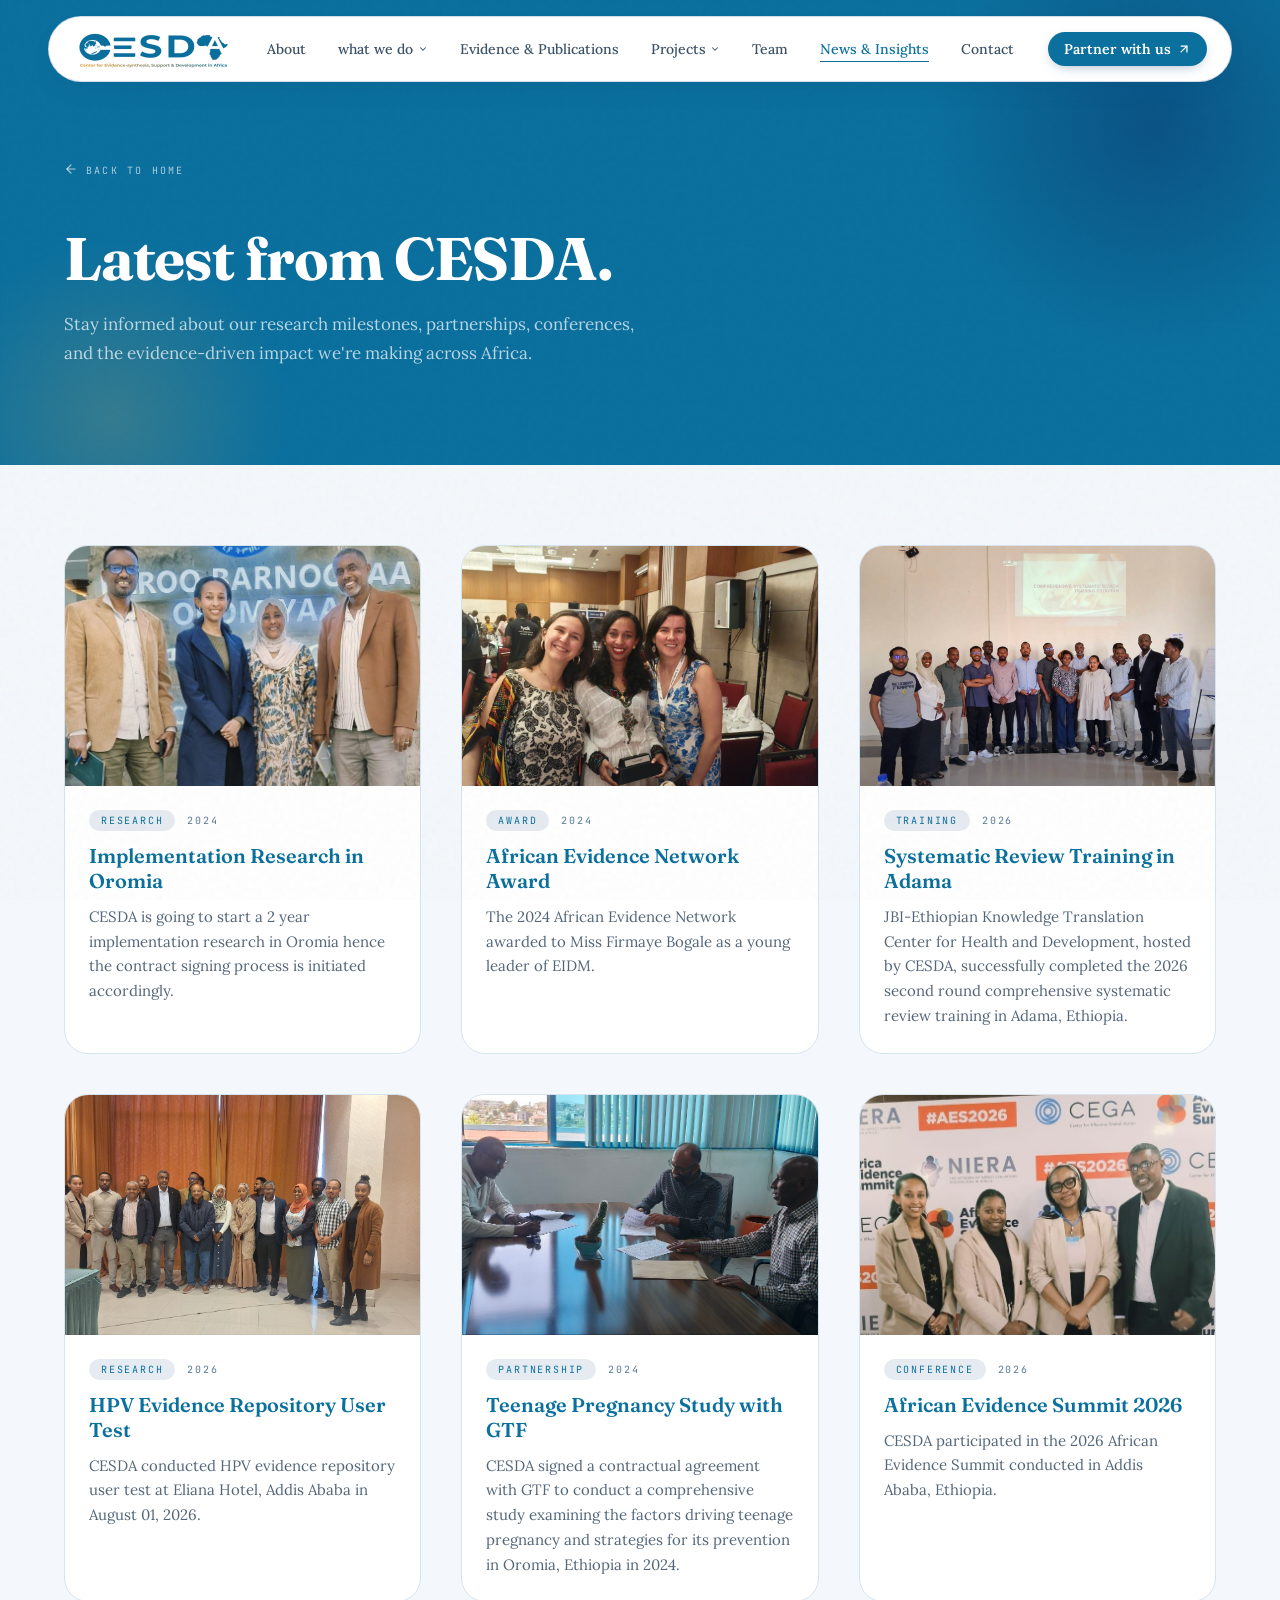
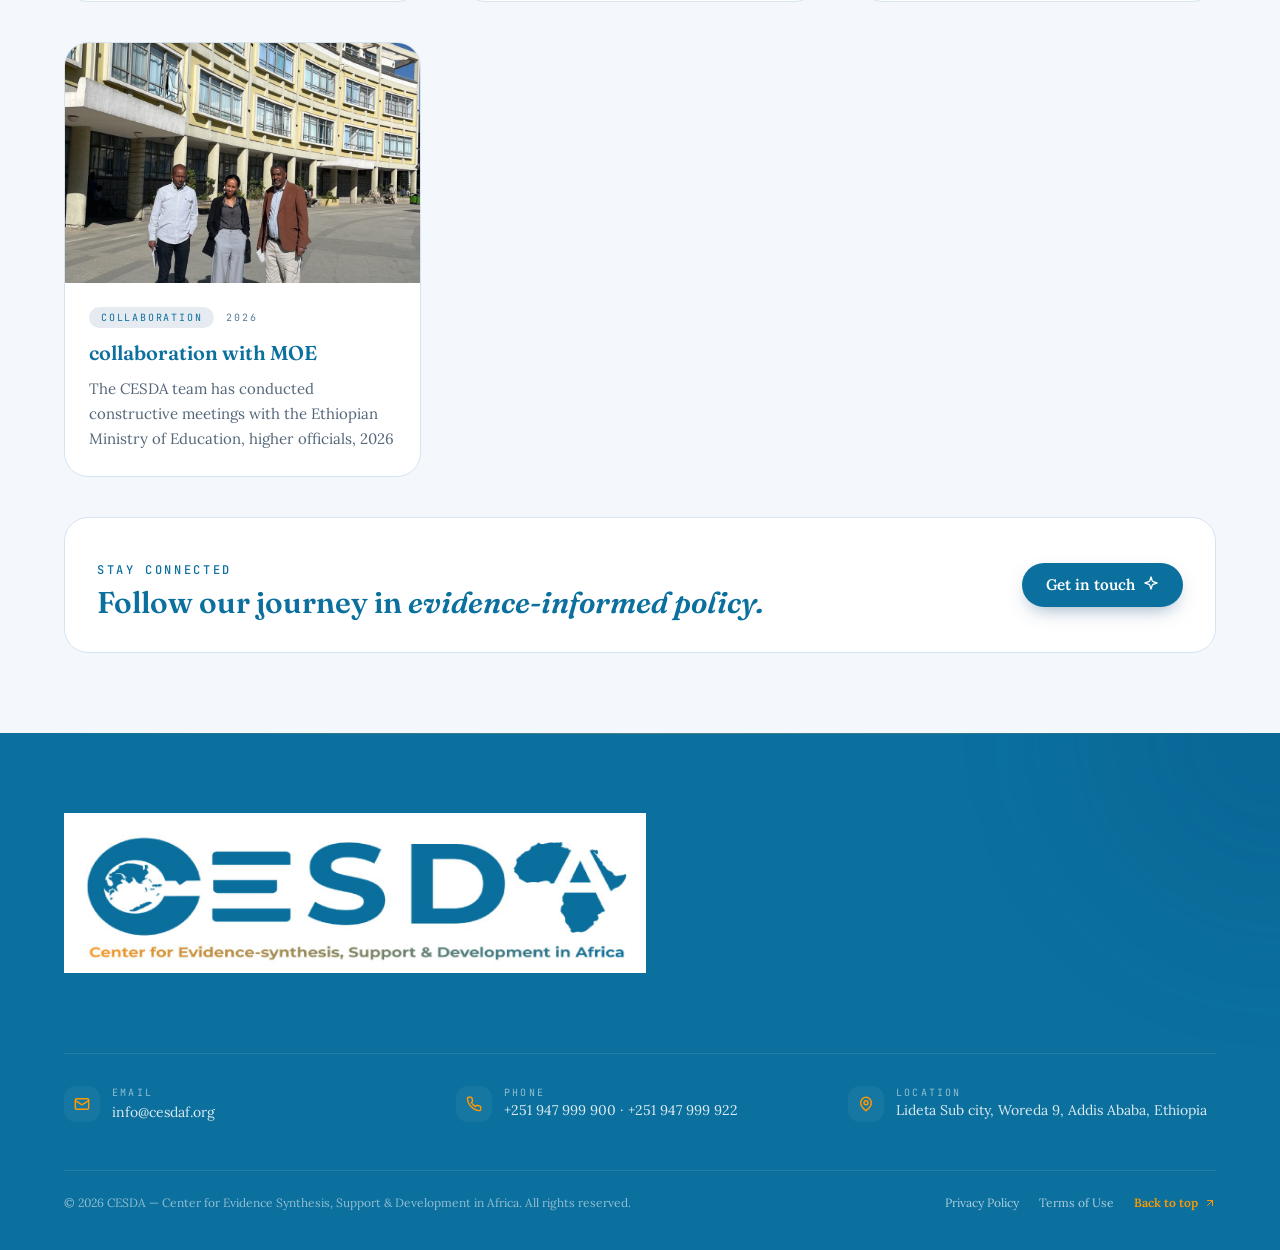
<file: news.html>
<!doctype html>
<html lang="en">

<head>
    <meta charset="UTF-8" />
    <link rel="icon" type="image/png" href="favicon.png" />
    <meta name="viewport" content="width=device-width, initial-scale=1.0" />
    <meta name="description"
        content="Latest news and updates from CESDA — Center for Evidence Synthesis, Support & Development in Africa." />
    <title>News — CESDA</title>
    <link rel="preconnect" href="https://fonts.googleapis.com" />
    <link rel="preconnect" href="https://fonts.gstatic.com" crossorigin />
    <link
        href="https://fonts.googleapis.com/css2?family=Fraunces:ital,opsz,wght@0,9..144,400;0,9..144,500;0,9..144,600;0,9..144,700;1,9..144,400;1,9..144,500;1,9..144,600&family=Lora:ital,wght@0,400;0,500;0,600;1,400;1,500&family=Inter:wght@300;400;500;600;700&family=JetBrains+Mono:wght@400;500;600&display=swap"
        rel="stylesheet" />
    <link rel="stylesheet" href="styles.css" />
</head>

<body>
    <div id="navbar"></div>

    <main>
        <!-- Hero -->
        <section class="news-hero">
            <div class="grid-bg"></div>
            <span class="blob1"></span>
            <span class="blob2"></span>
            <div class="container-x inner">
                <a class="team-back" href="index.html"><span id="ic-arrL"></span> Back to home</a>
                <div class="max-w-4xl reveal">

                    <h1>Latest from CESDA.</h1>
                    <p class="body-lg">
                        Stay informed about our research milestones, partnerships,
                        conferences, and the evidence-driven impact we're making across
                        Africa.
                    </p>
                </div>
            </div>
        </section>

        <!-- News Grid -->
        <section class="section-pad bg-background" style="overflow: hidden; padding-block: 5rem">


            <div class="container-x">
                <div class="news-grid">
                    <!-- News 1 -->
                    <article class="news-card reveal">
                        <div class="news-card-img">
                            <img src="news1.jpg" alt="CESDA contract signing for Oromia research" />
                            <div class="news-card-overlay"></div>
                        </div>
                        <div class="news-card-body">
                            <div class="news-card-meta">
                                <span class="tag-primary">Research</span>
                                <span class="news-date">2024</span>
                            </div>
                            <h3>Implementation Research in Oromia</h3>
                            <p>
                                CESDA is going to start a 2 year implementation research in
                                Oromia hence the contract signing process is initiated
                                accordingly.
                            </p>
                        </div>
                    </article>

                    <!-- News 2 -->
                    <article class="news-card reveal" data-delay="1">
                        <div class="news-card-img">
                            <img src="news2.jpg" alt="Firmaye Bogale receiving African Evidence Network award" />
                            <div class="news-card-overlay"></div>
                        </div>
                        <div class="news-card-body">
                            <div class="news-card-meta">
                                <span class="tag-primary">Award</span>
                                <span class="news-date">2024</span>
                            </div>
                            <h3>African Evidence Network Award</h3>
                            <p>
                                The 2024 African Evidence Network awarded to Miss Firmaye
                                Bogale as a young leader of EIDM.
                            </p>
                        </div>
                    </article>

                    <!-- News 3 -->
                    <article class="news-card reveal" data-delay="2">
                        <div class="news-card-img">
                            <img src="news3.jpg" alt="JBI systematic review training in Adama" />
                            <div class="news-card-overlay"></div>
                        </div>
                        <div class="news-card-body">
                            <div class="news-card-meta">
                                <span class="tag-primary">Training</span>
                                <span class="news-date">2026</span>
                            </div>
                            <h3>Systematic Review Training in Adama</h3>
                            <p>
                                JBI-Ethiopian Knowledge Translation Center for Health and
                                Development, hosted by CESDA, successfully completed the 2026
                                second round comprehensive systematic review training in
                                Adama, Ethiopia.
                            </p>
                        </div>
                    </article>

                    <!-- News 4 -->
                    <article class="news-card reveal">
                        <div class="news-card-img">
                            <img src="news4.jpg" alt="HPV evidence repository user test at Eliana hotel" />
                            <div class="news-card-overlay"></div>
                        </div>
                        <div class="news-card-body">
                            <div class="news-card-meta">
                                <span class="tag-primary">Research</span>
                                <span class="news-date">2026</span>
                            </div>
                            <h3>HPV Evidence Repository User Test</h3>
                            <p>
                                CESDA conducted HPV evidence repository user test at Eliana
                                Hotel, Addis Ababa in August 01, 2026.
                            </p>
                        </div>
                    </article>

                    <!-- News 5 -->
                    <article class="news-card reveal" data-delay="1">
                        <div class="news-card-img">
                            <img src="news5.jpg" alt="CESDA and GTF contractual agreement signing" />
                            <div class="news-card-overlay"></div>
                        </div>
                        <div class="news-card-body">
                            <div class="news-card-meta">
                                <span class="tag-primary">Partnership</span>
                                <span class="news-date">2024</span>
                            </div>
                            <h3>Teenage Pregnancy Study with GTF</h3>
                            <p>
                                CESDA signed a contractual agreement with GTF to conduct a
                                comprehensive study examining the factors driving teenage
                                pregnancy and strategies for its prevention in Oromia,
                                Ethiopia in 2024.
                            </p>
                        </div>
                    </article>

                    <!-- News 6 -->
                    <article class="news-card reveal" data-delay="2">
                        <div class="news-card-img">
                            <img src="news6.jpg" alt="CESDA at 2026 African Evidence Summit" />
                            <div class="news-card-overlay"></div>
                        </div>
                        <div class="news-card-body">
                            <div class="news-card-meta">
                                <span class="tag-primary">Conference</span>
                                <span class="news-date">2026</span>
                            </div>
                            <h3>African Evidence Summit 2026</h3>
                            <p>
                                CESDA participated in the 2026 African Evidence Summit
                                conducted in Addis Ababa, Ethiopia.
                            </p>
                        </div>
                    </article>

                    <!-- News 7 -->
                    <article class="news-card reveal" data-delay="3">
                        <div class="news-card-img">
                            <img src="news7.jpg" alt="CESDA and GTF collaborative project launch" />
                            <div class="news-card-overlay"></div>
                        </div>
                        <div class="news-card-body">
                            <div class="news-card-meta">
                                <span class="tag-primary">collaboration</span>
                                <span class="news-date">2026</span>
                            </div>
                            <h3>collaboration with MOE</h3>
                            <p>
                                The CESDA team has conducted constructive meetings
                                with the Ethiopian Ministry of Education, higher
                                officials, 2026
                            </p>
                        </div>
                    </article>
                </div>
            </div>

            <!-- CTA -->
            <div class="container-x mt-10">
                <div class="cta-row reveal">
                    <div>
                        <p class="eyebrow mb-2">Stay connected</p>
                        <h3>Follow our journey in <em>evidence-informed policy.</em></h3>
                    </div>
                    <a href="index.html#contact" class="btn-primary shrink-0">Get in touch <span
                            id="ic-spark"></span></a>
                </div>
            </div>
        </section>
    </main>

    <div id="footer"></div>

    <script>
        const ic = {
            "ic-arrL": `<svg xmlns="http://www.w3.org/2000/svg" width="14" height="14" viewBox="0 0 24 24" fill="none" stroke="currentColor" stroke-width="2" stroke-linecap="round" stroke-linejoin="round"><path d="M19 12H5"/><path d="m12 19-7-7 7-7"/></svg>`,
            "ic-spark": `<svg xmlns="http://www.w3.org/2000/svg" width="16" height="16" viewBox="0 0 24 24" fill="none" stroke="currentColor" stroke-width="2" stroke-linecap="round" stroke-linejoin="round"><path d="m12 3-1.9 5.8a2 2 0 0 1-1.3 1.3L3 12l5.8 1.9a2 2 0 0 1 1.3 1.3L12 21l1.9-5.8a2 2 0 0 1 1.3-1.3L21 12l-5.8-1.9a2 2 0 0 1-1.3-1.3Z"/></svg>`,
        };
        for (const [id, svg] of Object.entries(ic)) {
            const el = document.getElementById(id);
            if (el) el.innerHTML = svg;
        }
    </script>
    <script src="main.js"></script>
</body>

</html>
</file>
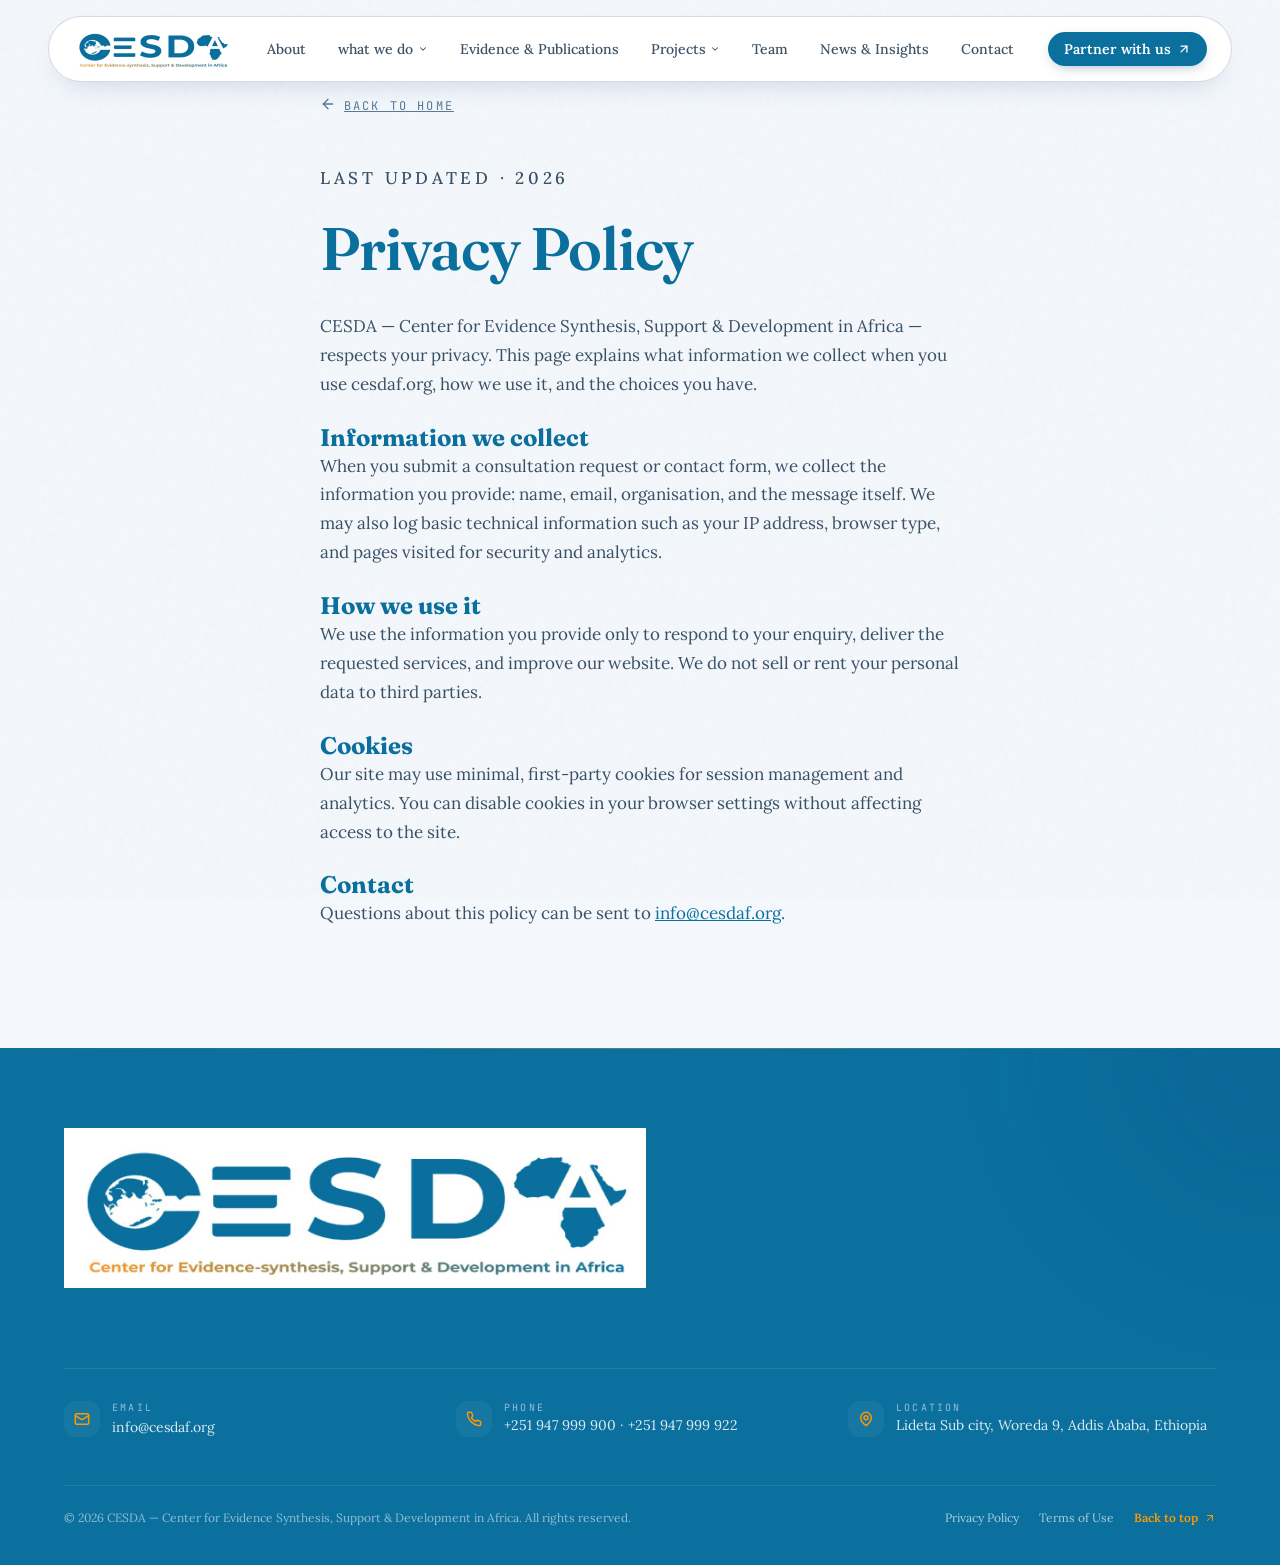
<file: privacy.html>
<!doctype html>
<html lang="en">

<head>
  <meta charset="UTF-8">
  <link rel="icon" type="image/png" href="favicon.png">
  <meta name="viewport" content="width=device-width, initial-scale=1.0">
  <title>Privacy Policy — CESDA</title>
  <link rel="preconnect" href="https://fonts.googleapis.com">
  <link rel="preconnect" href="https://fonts.gstatic.com" crossorigin>
  <link
    href="https://fonts.googleapis.com/css2?family=Fraunces:ital,opsz,wght@0,9..144,400;0,9..144,500;0,9..144,600;0,9..144,700;1,9..144,400;1,9..144,500;1,9..144,600&family=Lora:ital,wght@0,400;0,500;0,600;1,400;1,500&family=Inter:wght@300;400;500;600;700&family=JetBrains+Mono:wght@400;500;600&display=swap"
    rel="stylesheet">
  <link rel="stylesheet" href="styles.css">
</head>

<body>
  <div id="navbar"></div>
  <div class="legal-page">
    <div class="container-x">
      <a class="back" href="index.html"><span id="ic-arrL"></span> Back to home</a>
      <p class="eyebrow mb-3">Last updated · 2026</p>
      <h1 class="h-display">Privacy Policy</h1>
      <p>CESDA — Center for Evidence Synthesis, Support &amp; Development in Africa — respects your privacy. This page
        explains what information we collect when you use cesdaf.org, how we use it, and the choices you have.</p>
      <h2>Information we collect</h2>
      <p>When you submit a consultation request or contact form, we collect the information you provide: name, email,
        organisation, and the message itself. We may also log basic technical information such as your IP address,
        browser type, and pages visited for security and analytics.</p>
      <h2>How we use it</h2>
      <p>We use the information you provide only to respond to your enquiry, deliver the requested services, and improve
        our website. We do not sell or rent your personal data to third parties.</p>
      <h2>Cookies</h2>
      <p>Our site may use minimal, first-party cookies for session management and analytics. You can disable cookies in
        your browser settings without affecting access to the site.</p>
      <h2>Contact</h2>
      <p>Questions about this policy can be sent to <a href="mailto:info@cesdaf.org">info@cesdaf.org</a>.</p>
    </div>
  </div>
  <div id="footer"></div>
  <script>
    const el = document.getElementById('ic-arrL');
    if (el) el.innerHTML = `<svg xmlns="http://www.w3.org/2000/svg" width="16" height="16" viewBox="0 0 24 24" fill="none" stroke="currentColor" stroke-width="2" stroke-linecap="round" stroke-linejoin="round"><path d="M19 12H5"/><path d="m12 19-7-7 7-7"/></svg>`;
  </script>
  <script src="main.js"></script>
</body>

</html>
</file>
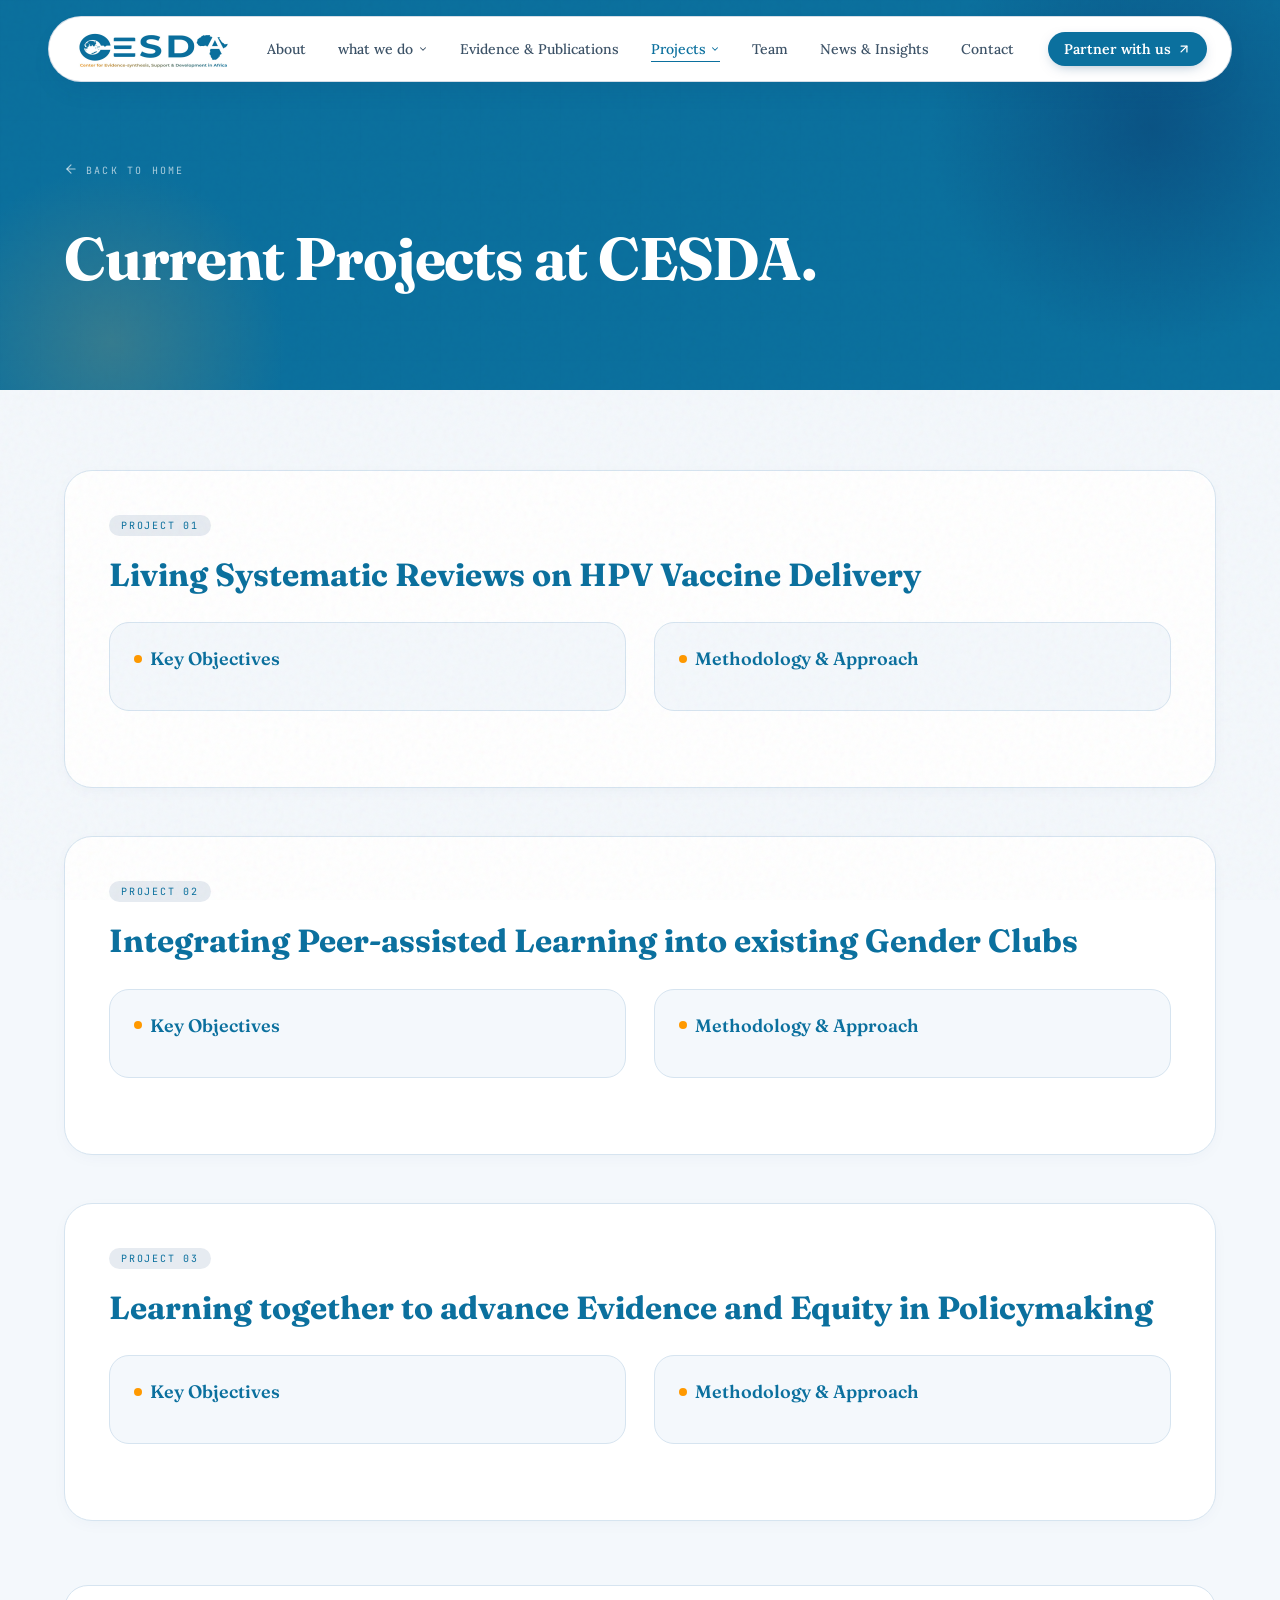
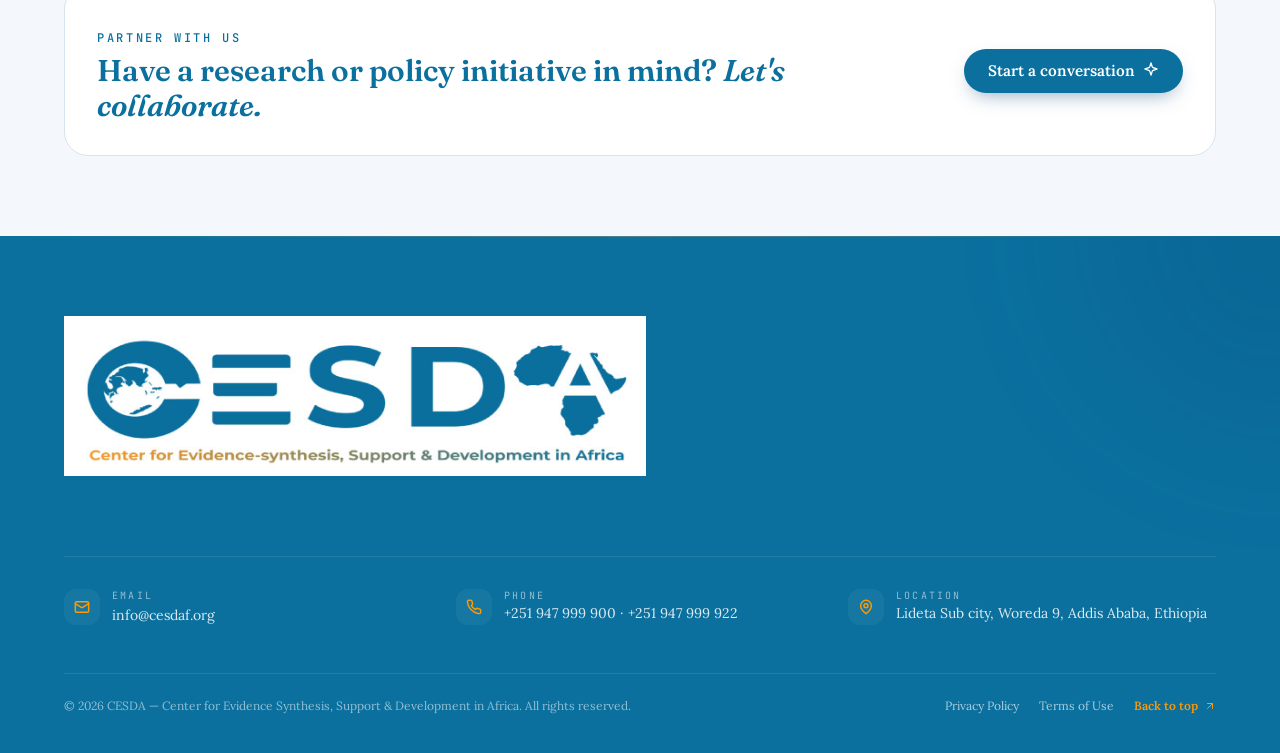
<file: projects.html>
<!doctype html>
<html lang="en">

<head>
  <meta charset="UTF-8" />
  <link rel="icon" type="image/png" href="favicon.png" />
  <meta name="viewport" content="width=device-width, initial-scale=1.0" />
  <meta name="description"
    content="Current projects running at CESDA — Center for Evidence Synthesis, Support & Development in Africa." />
  <title>Projects — CESDA</title>

  <link rel="preconnect" href="https://fonts.googleapis.com" />
  <link rel="preconnect" href="https://fonts.gstatic.com" crossorigin />
  <link
    href="https://fonts.googleapis.com/css2?family=Fraunces:ital,opsz,wght@0,9..144,400;0,9..144,500;0,9..144,600;0,9..144,700;1,9..144,400;1,9..144,500;1,9..144,600&family=Lora:ital,wght@0,400;0,500;0,600;1,400;1,500&family=Inter:wght@300;400;500;600;700&family=JetBrains+Mono:wght@400;500;600&display=swap"
    rel="stylesheet" />
  <link rel="stylesheet" href="styles.css" />
</head>

<body>
  <div id="navbar"></div>

  <main>
    <!-- ============ HERO ============ -->
    <section class="news-hero">
      <div class="grid-bg"></div>
      <span class="blob1"></span>
      <span class="blob2"></span>
      <div class="container-x inner">
        <a class="team-back" href="index.html"><span id="ic-arrL"></span> Back to home</a>
        <div class="max-w-4xl reveal">

          <h1>Current Projects at CESDA.</h1>

        </div>
      </div>
    </section>

    <!-- ============ PROJECTS LIST ============ -->
    <section class="section-pad bg-background" style="overflow: hidden; padding-block: 5rem;">
      <div class="container-x">

        <div class="projects-list-wrapper flex flex-col gap-12">

          <!-- Project 1 -->
          <article class="project-card reveal" id="hpv-vaccine">
            <div class="project-badge-row">
              <span class="tag-primary">Project 01</span>

            </div>

            <div class="project-header">
              <h2>Living Systematic Reviews on HPV Vaccine Delivery</h2>
            </div>

            <div class="project-body">
              <p class="body-lg text-ink/85">



              </p>

              <div class="project-details-grid">
                <div class="project-detail-box">
                  <h4><span class="ico-dot"></span> Key Objectives</h4>
                  <ul>



                  </ul>
                </div>

                <div class="project-detail-box">
                  <h4><span class="ico-dot"></span> Methodology & Approach</h4>
                  <ul>



                  </ul>
                </div>
              </div>


            </div>
          </article>

          <!-- Project 2 -->
          <article class="project-card reveal" id="gender-clubs" data-delay="1">
            <div class="project-badge-row">
              <span class="tag-primary">Project 02</span>

            </div>

            <div class="project-header">
              <h2>Integrating Peer-assisted Learning into existing Gender Clubs</h2>
            </div>

            <div class="project-body">
              <p class="body-lg text-ink/85">



              </p>

              <div class="project-details-grid">
                <div class="project-detail-box">
                  <h4><span class="ico-dot"></span> Key Objectives</h4>
                  <ul>





                  </ul>
                </div>

                <div class="project-detail-box">
                  <h4><span class="ico-dot"></span> Methodology & Approach</h4>
                  <ul>




                  </ul>
                </div>
              </div>


            </div>
          </article>

          <!-- Project 3 -->
          <article class="project-card reveal" id="africa-leeps" data-delay="2">
            <div class="project-badge-row">
              <span class="tag-primary">Project 03</span>

            </div>

            <div class="project-header">
              <h2>Learning together to advance Evidence and Equity in Policymaking</h2>
            </div>

            <div class="project-body">
              <p class="body-lg text-ink/85">




              </p>

              <div class="project-details-grid">
                <div class="project-detail-box">
                  <h4><span class="ico-dot"></span> Key Objectives</h4>
                  <ul>



                  </ul>
                </div>

                <div class="project-detail-box">
                  <h4><span class="ico-dot"></span> Methodology & Approach</h4>
                  <ul>





                  </ul>
                </div>
              </div>


            </div>
          </article>

        </div>

        <!-- CTA Row -->
        <div class="cta-row reveal mt-16" style="margin-top: 4rem;">
          <div>
            <p class="eyebrow mb-2">Partner With Us</p>
            <h3>Have a research or policy initiative in mind? <em>Let's collaborate.</em></h3>
          </div>
          <a href="index.html#contact" class="btn-primary shrink-0">Start a conversation <span id="ic-spark"></span></a>
        </div>

      </div>
    </section>
  </main>

  <div id="footer"></div>

  <script>
    const ic = {
      "ic-arrL": `<svg xmlns="http://www.w3.org/2000/svg" width="14" height="14" viewBox="0 0 24 24" fill="none" stroke="currentColor" stroke-width="2" stroke-linecap="round" stroke-linejoin="round"><path d="M19 12H5"/><path d="m12 19-7-7 7-7"/></svg>`,
      "ic-spark": `<svg xmlns="http://www.w3.org/2000/svg" width="16" height="16" viewBox="0 0 24 24" fill="none" stroke="currentColor" stroke-width="2" stroke-linecap="round" stroke-linejoin="round"><path d="m12 3-1.9 5.8a2 2 0 0 1-1.3 1.3L3 12l5.8 1.9a2 2 0 0 1 1.3 1.3L12 21l1.9-5.8a2 2 0 0 1 1.3-1.3L21 12l-5.8-1.9a2 2 0 0 1-1.3-1.3Z"/></svg>`,
    };
    for (const [id, svg] of Object.entries(ic)) {
      const el = document.getElementById(id);
      if (el) el.innerHTML = svg;
    }
  </script>
  <script src="main.js"></script>
</body>

</html>
</file>
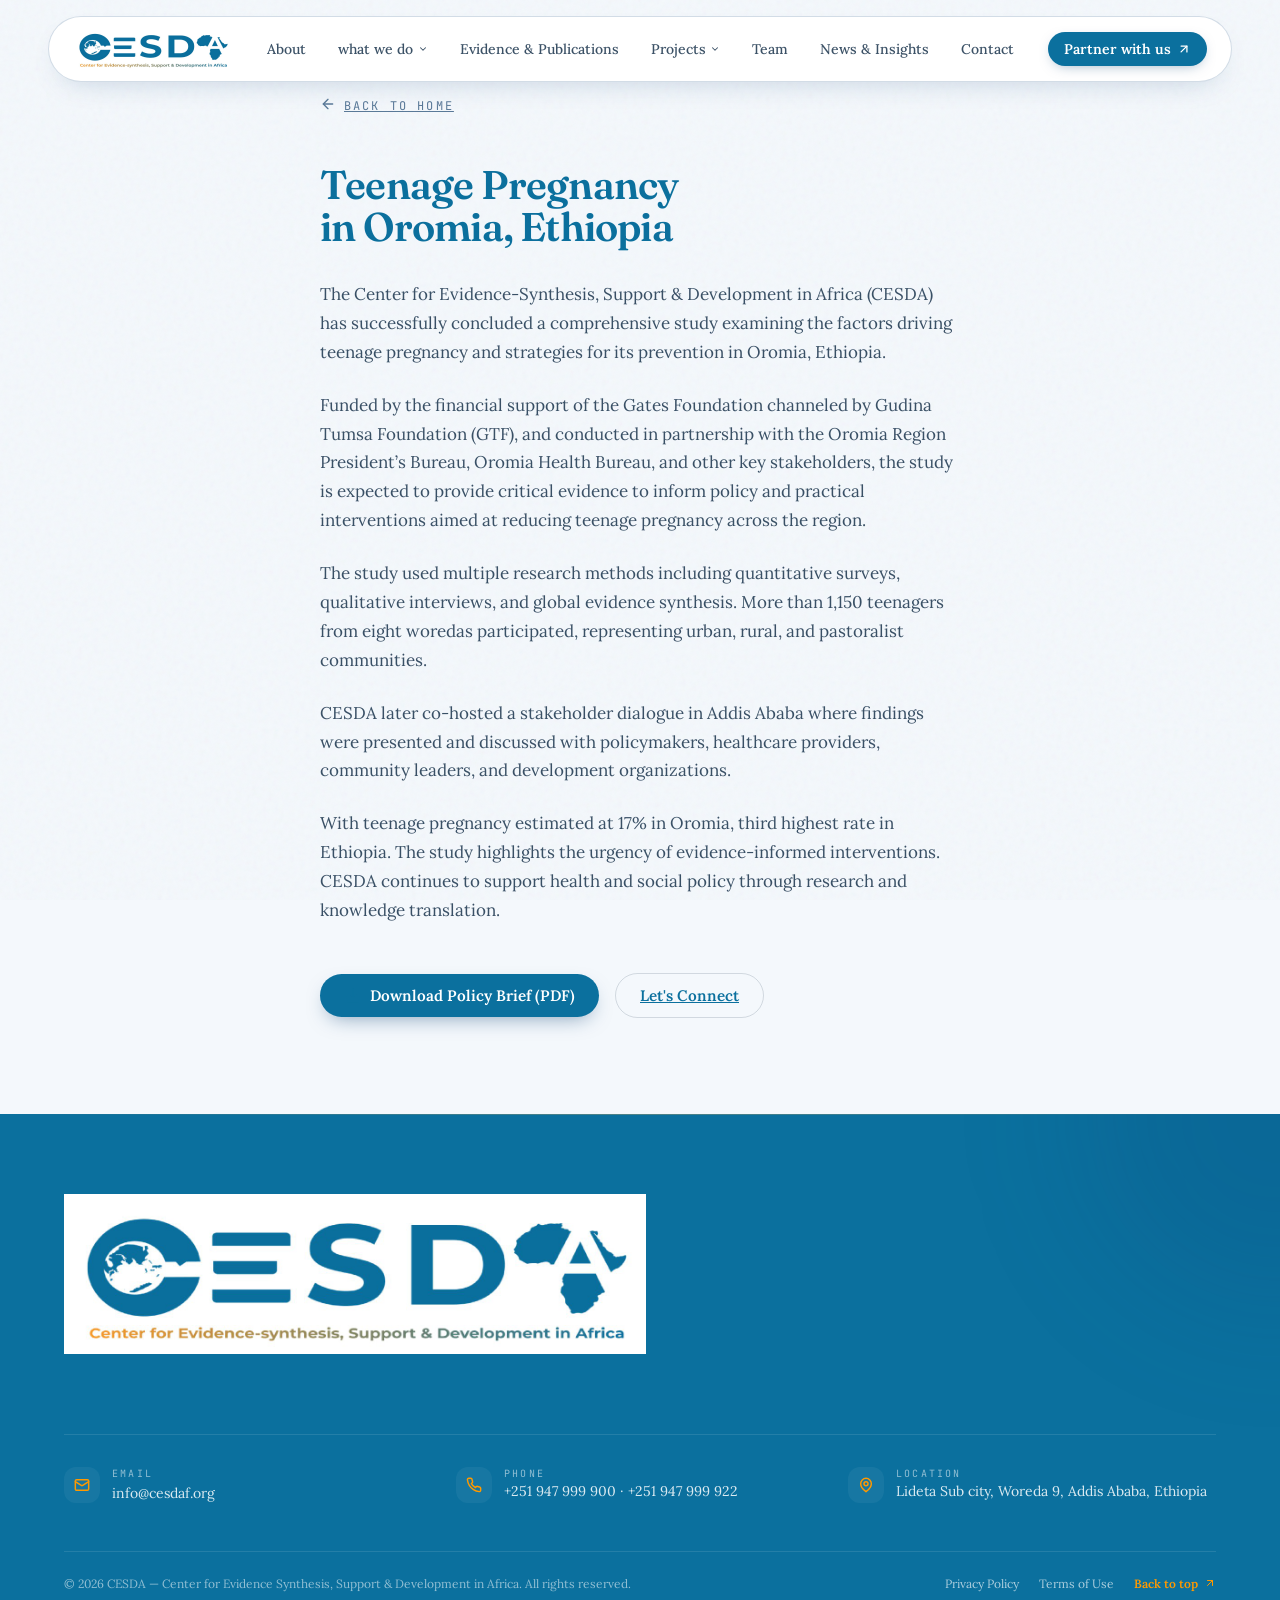
<file: report.html>
<!doctype html>
<html lang="en">

<head>
  <meta charset="UTF-8" />
  <link rel="icon" type="image/png" href="favicon.png" />
  <meta name="viewport" content="width=device-width, initial-scale=1.0" />
  <title>Teenage Pregnancy Report — CESDA</title>
  <link rel="preconnect" href="https://fonts.googleapis.com" />
  <link rel="preconnect" href="https://fonts.gstatic.com" crossorigin />
  <link
    href="https://fonts.googleapis.com/css2?family=Fraunces:ital,opsz,wght@0,9..144,400;0,9..144,500;0,9..144,600;0,9..144,700;1,9..144,400;1,9..144,500;1,9..144,600&family=Lora:ital,wght@0,400;0,500;0,600;1,400;1,500&family=Inter:wght@300;400;500;600;700&family=JetBrains+Mono:wght@400;500;600&display=swap"
    rel="stylesheet" />
  <link rel="stylesheet" href="styles.css" />
</head>

<body>
  <div id="navbar"></div>
  <div class="legal-page">
    <div class="container-x">
      <a class="back" href="index.html#work"><span id="ic-arrL"></span> Back to home</a>

      <h1 class="h-display" style="font-size: 2.5rem">
        Teenage Pregnancy in Oromia, Ethiopia
      </h1>
      <p>
        The Center for Evidence-Synthesis, Support & Development in Africa
        (CESDA) has successfully concluded a comprehensive study examining the
        factors driving teenage pregnancy and strategies for its prevention in
        Oromia, Ethiopia.
      </p>
      <p>
        Funded by the financial support of the Gates Foundation channeled by
        Gudina Tumsa Foundation (GTF), and conducted in partnership with the
        Oromia Region President’s Bureau, Oromia Health Bureau, and other key
        stakeholders, the study is expected to provide critical evidence to
        inform policy and practical interventions aimed at reducing teenage
        pregnancy across the region.
      </p>
      <p>
        The study used multiple research methods including quantitative
        surveys, qualitative interviews, and global evidence synthesis. More
        than 1,150 teenagers from eight woredas participated, representing
        urban, rural, and pastoralist communities.
      </p>
      <p>
        CESDA later co-hosted a stakeholder dialogue in Addis Ababa where
        findings were presented and discussed with policymakers, healthcare
        providers, community leaders, and development organizations.
      </p>
      <p>
        With teenage pregnancy estimated at 17% in Oromia, third highest
        rate in Ethiopia. The study highlights the urgency of
        evidence-informed interventions. CESDA continues to support health and
        social policy through research and knowledge translation.
      </p>

      <div style="margin-top: 3rem; display: flex; flex-wrap: wrap; gap: 1rem; align-items: center;">
        <a href="Policy brief Reducing Adolescent Pregnancy in Oromia pdf.pdf" download class="btn-primary"
          style="display: inline-flex; align-items: center; gap: 0.5rem;">
          <svg xmlns="http://www.w3.org/2000/svg" width="18" height="18" viewBox="0 0 24 24" fill="none"
            stroke="currentColor" stroke-width="2" stroke-linecap="round" stroke-linejoin="round">
            <path d="M21 15v4a2 2 0 0 1-2 2H5a2 2 0 0 1-2-2v-4" />
            <polyline points="7 10 12 15 17 10" />
            <line x1="12" x2="12" y1="15" y2="3" />
          </svg>
          <span style="color: rgb(255, 255, 255);"> Download Policy Brief (PDF) </span>
        </a>
        <a href="index.html#contact" class="btn-outline" style="display: inline-flex">Let's Connect</a>
      </div>
    </div>
  </div>
  <div id="footer"></div>
  <script>
    const el = document.getElementById("ic-arrL");
    if (el)
      el.innerHTML = `<svg xmlns="http://www.w3.org/2000/svg" width="16" height="16" viewBox="0 0 24 24" fill="none" stroke="currentColor" stroke-width="2" stroke-linecap="round" stroke-linejoin="round"><path d="M19 12H5"/><path d="m12 19-7-7 7-7"/></svg>`;
  </script>
  <script src="main.js"></script>
</body>

</html>
</file>
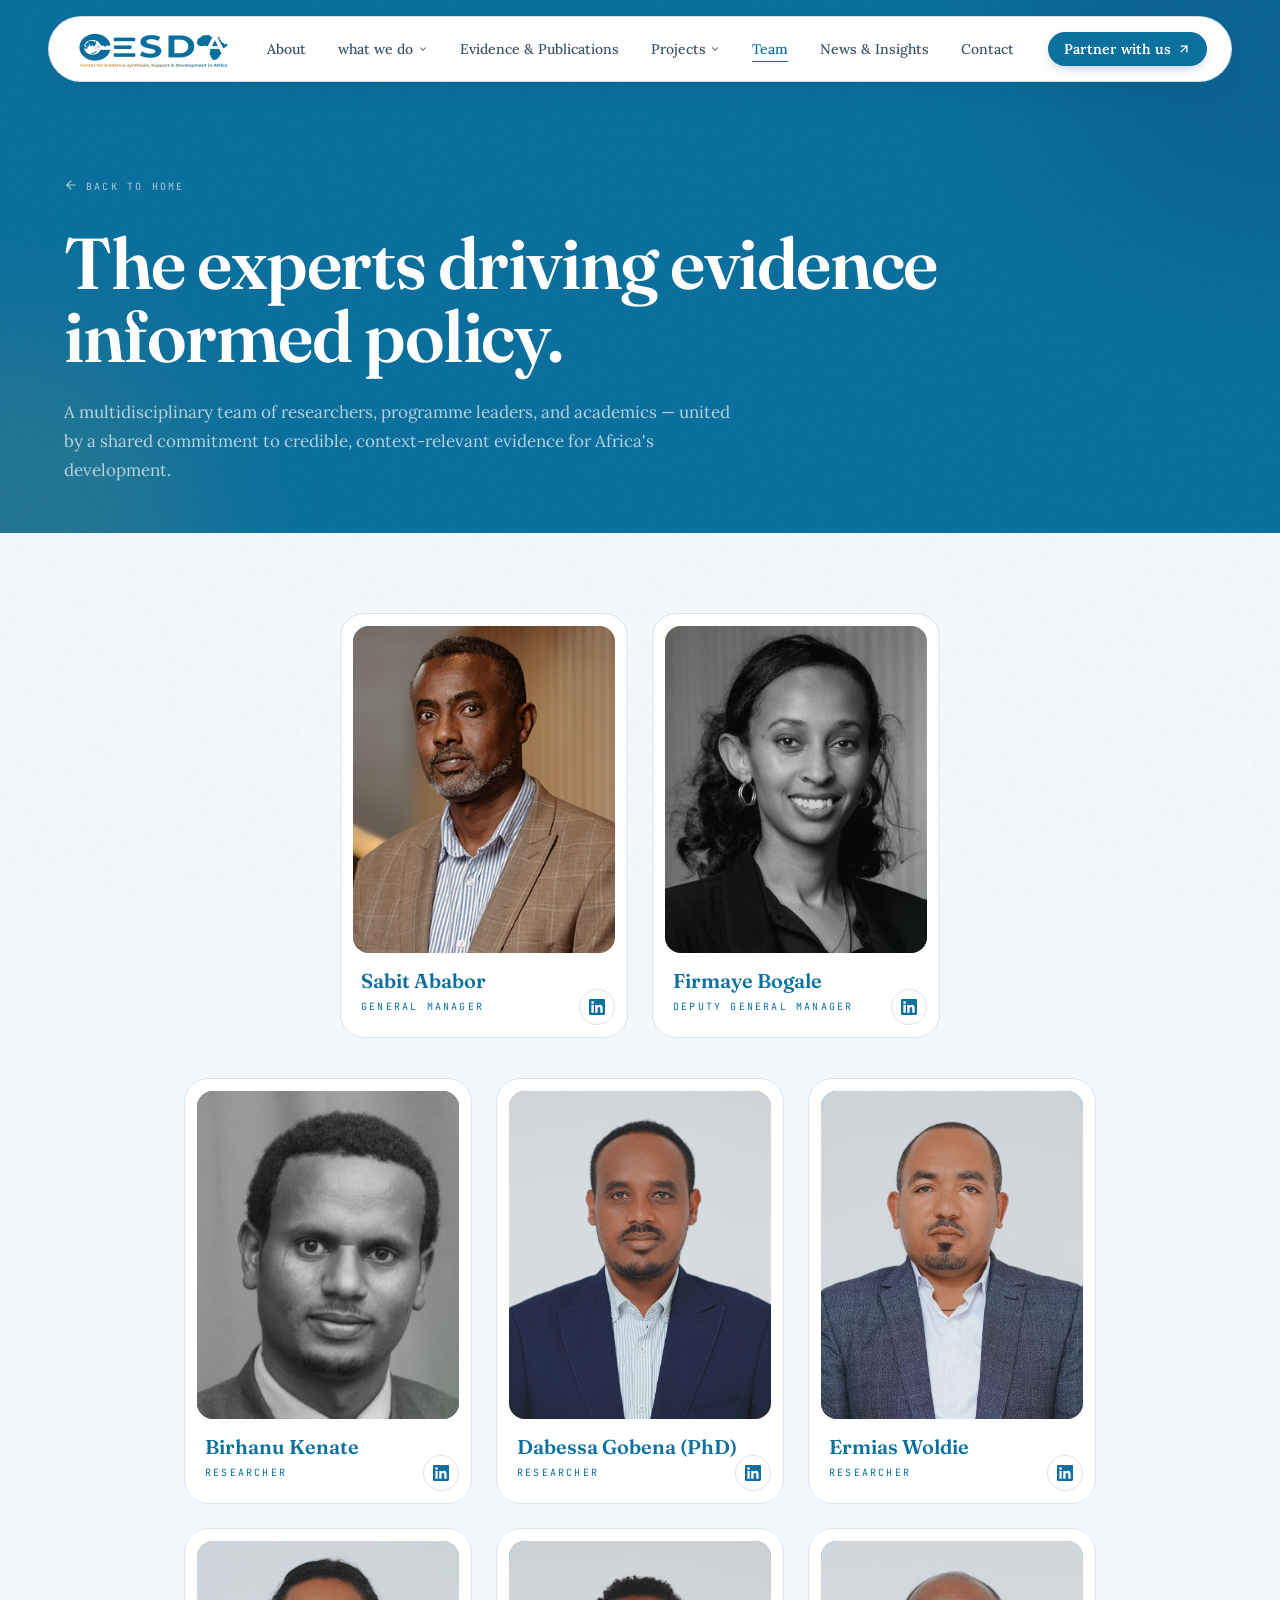
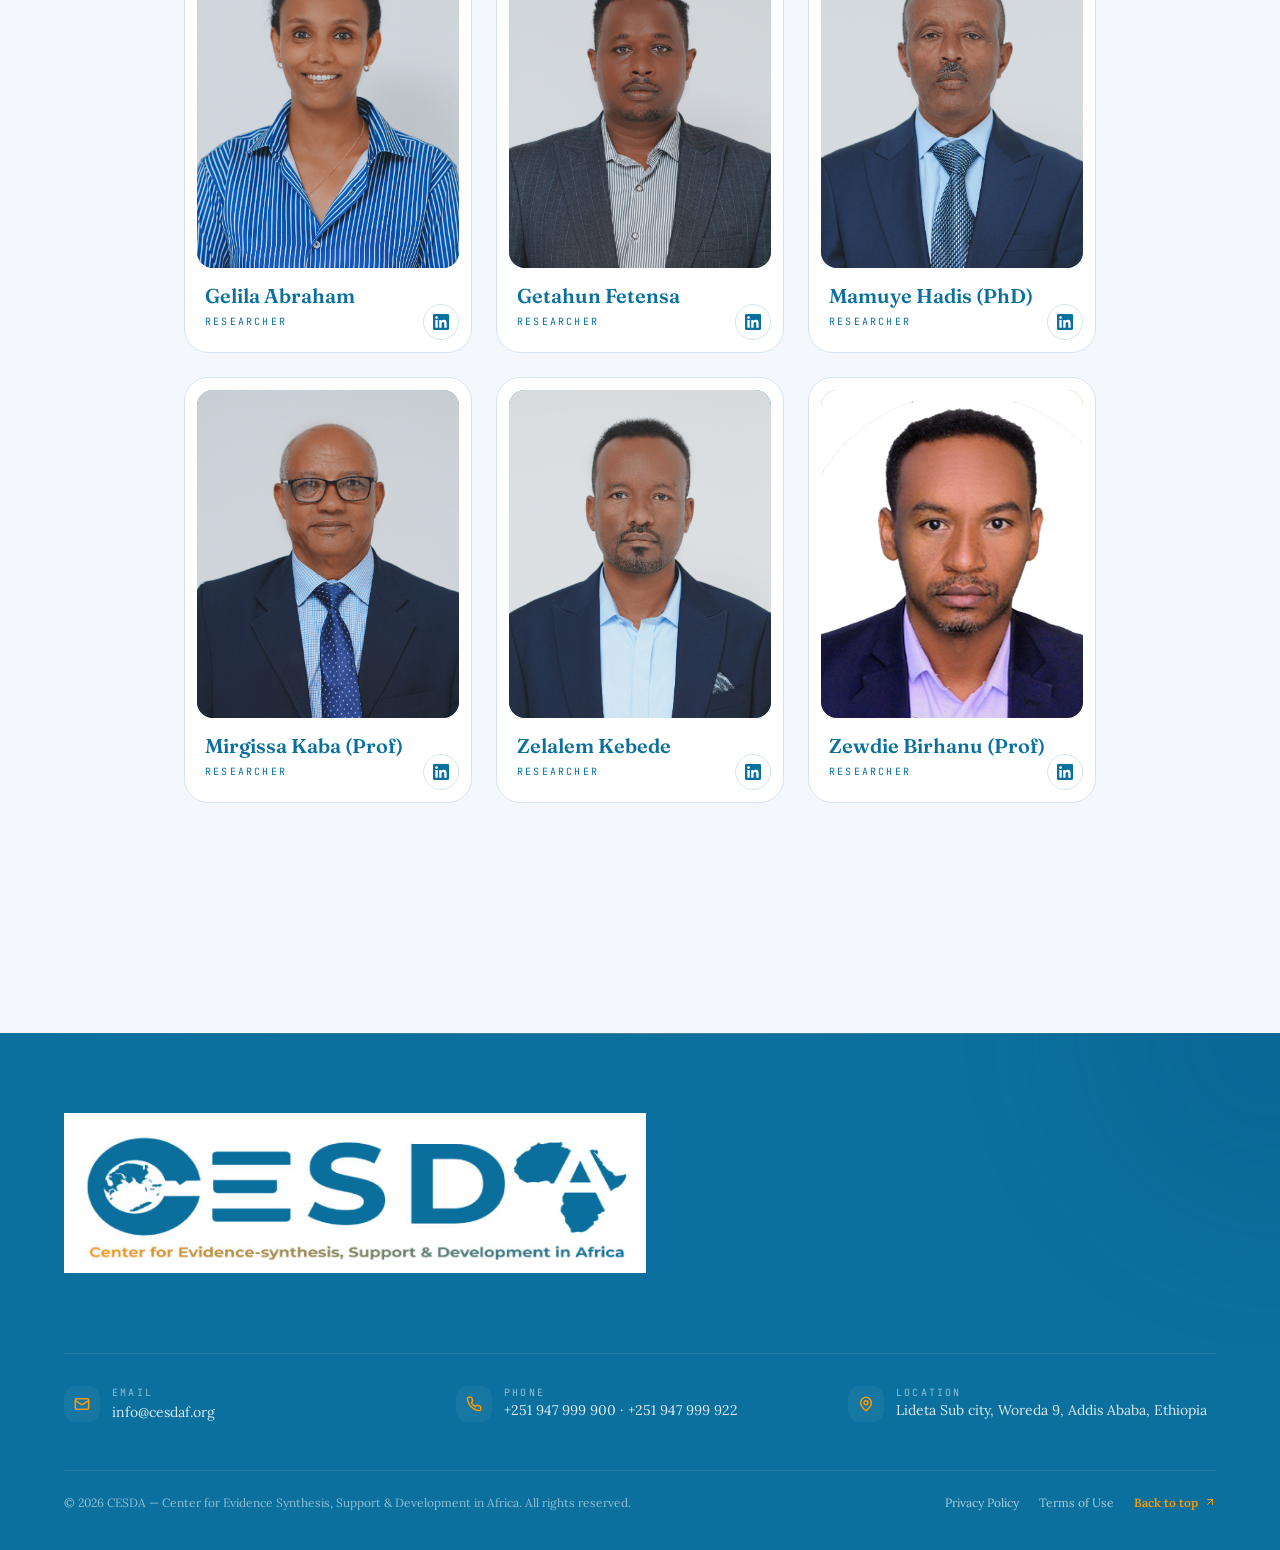
<file: team.html>
<!doctype html>
<html lang="en">

<head>
  <meta charset="UTF-8" />
  <link rel="icon" type="image/png" href="favicon.png" />
  <meta name="viewport" content="width=device-width, initial-scale=1.0" />
  <meta name="description"
    content="The CESDA team — a multidisciplinary group of researchers, programme leaders, and academics committed to credible evidence for Africa." />
  <title>Team — CESDA</title>

  <link rel="preconnect" href="https://fonts.googleapis.com" />
  <link rel="preconnect" href="https://fonts.gstatic.com" crossorigin />
  <link
    href="https://fonts.googleapis.com/css2?family=Fraunces:ital,opsz,wght@0,9..144,400;0,9..144,500;0,9..144,600;0,9..144,700;1,9..144,400;1,9..144,500;1,9..144,600&family=Lora:ital,wght@0,400;0,500;0,600;1,400;1,500&family=Inter:wght@300;400;500;600;700&family=JetBrains+Mono:wght@400;500;600&display=swap"
    rel="stylesheet" />
  <link rel="stylesheet" href="styles.css" />
</head>

<body>
  <div id="navbar"></div>

  <main>
    <!-- Hero -->
    <section class="team-hero">
      <div class="grid-bg"></div>
      <span class="blob1"></span>
      <span class="blob2"></span>
      <div class="container-x inner">
        <a class="team-back" href="index.html"><span id="ic-arrL"></span> Back to home</a>
        <div class="max-w-4xl reveal">

          <h1>The experts driving evidence informed policy.</h1>
          <p class="body-lg">
            A multidisciplinary team of researchers, programme leaders, and
            academics — united by a shared commitment to credible,
            context-relevant evidence for Africa's development.
          </p>
        </div>
      </div>
    </section>

    <!-- Team Members -->
    <section class="section-pad bg-background">
      <div class="container-x reveal">
        <div class="team-leaders" id="teamLeaders" aria-label="Leadership"></div>
        <div class="team-grid" id="teamGrid" aria-label="Team members"></div>
      </div>

      <div class="container-x mt-10">
        <div class="cta-row reveal">
          <div>
            <h3>Our evidence team is ready to <em>collaborate.</em></h3>
          </div>
          <a href="index.html#contact" class="btn-primary shrink-0">Start a conversation <span id="ic-spark"></span></a>
        </div>
      </div>
    </section>

    <!-- Team Modal -->
    <div class="team-modal" id="teamModal">
      <div class="team-modal-backdrop" id="teamModalBackdrop"></div>
      <div class="team-modal-container">
        <button type="button" class="team-modal-close" id="closeTeamModal" aria-label="Close modal">
          <svg xmlns="http://www.w3.org/2000/svg" width="20" height="20" viewBox="0 0 24 24" fill="none"
            stroke="currentColor" stroke-width="2.2" stroke-linecap="round" stroke-linejoin="round">
            <path d="M18 6 6 18" />
            <path d="m6 6 12 12" />
          </svg>
        </button>
        <div class="team-modal-content" id="teamModalContent">
          <!-- Content injected via JS -->
        </div>
      </div>
    </div>
  </main>

  <div id="footer"></div>

  <script>
    const TEAM = [
      {
        name: "Sabit Ababor",
        title: "General Manager",
        grad: "from-primary",
        linkedin: "https://www.linkedin.com/in/sabit-ababor-3b603a6a",
        bio: "As General Manager, Sabit brings extensive experience in leadership and strategic management. He oversees CESDA's operations and ensures the organization meets its goals of advancing evidence-informed policy across Africa."
      },
      {
        name: "Firmaye Bogale",
        title: "Deputy General Manager",
        grad: "from-accent",
        linkedin: "https://www.linkedin.com/in/firmaye-bogale-172200123",
        bio: "Firmaye Bogale, the Deputy General Manager and a recent recipient of the African Evidence Network award, specializes in operations management and driving impactful research outcomes."
      },
      {
        name: "Birhanu Kenate",
        title: "Researcher",
        grad: "from-primary-dark",
        linkedin: "https://www.linkedin.com/in/birhanu-kenate-363a52256",
        bio: "Birhanu is a dedicated researcher focusing on data synthesis and generating high-quality evidence to support policy-making in public health and social development."
      },
      {
        name: "Dabessa Gobena (PhD)",
        title: "Researcher",
        grad: "from-accent-dark",
        linkedin: "https://www.linkedin.com/in/dabesa-gobena-733967134",
        bio: "Dr. Dabessa Gobena leverages his extensive academic and field experience to design and lead rigorous evaluations that address key development challenges."
      },
      {
        name: "Ermias Woldie",
        title: "Researcher",
        grad: "from-primary-2",
        linkedin: "https://www.linkedin.com/in/ermias-woldie-378b1b26",
        bio: "Ermias brings deep expertise in localized research metholodigies, working closely with communities to uncover context-relevant insights."
      },
      {
        name: "Gelila Abraham",
        title: "Researcher",
        grad: "from-accent-2",
        linkedin: "https://www.linkedin.com/in/gelila-abraham-884298313",
        bio: "Gelila specializes in rapid reviews and qualitative research, translating complex findings into accessible policy briefs and tools."
      },
      {
        name: "Getahun Fetensa",
        title: "Researcher",
        grad: "from-primary-light",
        linkedin: "https://www.linkedin.com/in/getahun-fetensa-127167126",
        bio: "Getahun focuses on evidence synthesis, ensuring that the latest scientific knowledge is effectively integrated into practical frameworks."
      },
      {
        name: "Mamuye Hadis (PhD)",
        title: "Researcher",
        grad: "from-primary-3",
        linkedin: "https://www.linkedin.com/in/mamuyehadis",
        bio: "With a strong background in analytical methods, Dr. Mamuye leads complex systematic reviews to offer comprehensive insights for policymakers."
      },
      {
        name: "Mirgissa Kaba (Prof)",
        title: "Researcher",
        grad: "from-accent-3",
        linkedin: "https://www.linkedin.com/in/mirgissa-kaba-2926b235",
        bio: "Professor Mirgissa Kaba is a renowned researcher whose academic excellence helps guide CESDA’s multidisciplinary research approach and strategic studies."
      },
      {
        name: "Zelalem Kebede",
        title: "Researcher",
        grad: "from-primary-dark",
        image: "zelalem.png",
        linkedin: "https://www.linkedin.com/in/zelalem-kebede-ws-397baa249",
        bio: "Zelalem has a proven track record in capacity building and community-based research, driving impactful dialogue among key stakeholders."
      },
      {
        name: "Zewdie Birhanu (Prof)",
        title: "Researcher",
        grad: "from-accent-dark",
        image: "zewdie.png",
        linkedin: "https://www.linkedin.com/in/zewdie-birhanu-a50453234",
        bio: "Professor Zewdie brings vast experience in policy translation, bridging the gap between rigorous research outputs and actionable insights for governments."
      }
    ];
    const LEADER_TITLES = new Set([
      "General Manager",
      "Deputy General Manager",
    ]);
    const cleanName = (n) => n.replace(/\s*\([^)]*\)\s*/g, " ").trim();
    const initials = (n) =>
      cleanName(n)
        .split(" ")
        .filter(Boolean)
        .slice(0, 2)
        .map((w) => w[0])
        .join("")
        .toUpperCase();
    const gradIcons = {
      "from-primary": "<svg ...></svg>",
    };
    function avatar(name, grad, image) {
      const id = cleanName(name).split(" ")[0].toLowerCase();
      const src = image || `${id}.png`;
      return `<div class="avatar ${grad}">
        <div class="grain"></div>
        <div class="blob-a"></div>
        <div class="blob-b"></div>
        <div class="initials">${initials(name)}</div>
        <img src="${src}" alt="${name}" style="position:absolute;inset:0;width:100%;height:100%;object-fit:cover;z-index:10;" onload="this.previousElementSibling.style.display='none'" onerror="this.style.display='none'" />
      </div>`;
    }
    const SVG_LINKEDIN =
      '<svg xmlns="http://www.w3.org/2000/svg" viewBox="0 0 24 24" fill="currentColor" aria-hidden="true"><path d="M20.45 20.45h-3.55v-5.57c0-1.33-.03-3.04-1.85-3.04-1.85 0-2.14 1.45-2.14 2.94v5.67H9.36V9h3.41v1.56h.05c.48-.9 1.64-1.85 3.38-1.85 3.61 0 4.28 2.38 4.28 5.47v6.27zM5.34 7.43a2.06 2.06 0 1 1 0-4.12 2.06 2.06 0 0 1 0 4.12zM7.12 20.45H3.56V9h3.56v11.45zM22.22 0H1.77C.79 0 0 .77 0 1.72v20.56C0 23.23.79 24 1.77 24h20.45c.98 0 1.78-.77 1.78-1.72V1.72C24 .77 23.2 0 22.22 0z"/></svg>';
    function card(m) {
      const linkedin = m.linkedin
        ? `<a class="member-linkedin" href="${m.linkedin}" target="_blank" rel="noopener noreferrer" aria-label="${m.name} on LinkedIn" onclick="event.stopPropagation();">${SVG_LINKEDIN}</a>`
        : "";
      const jsObj = encodeURIComponent(JSON.stringify(m));
      return `<div class="member-card" style="cursor:pointer;" onclick="openTeamModal('${jsObj}')">
        <div class="member-card-inner">
          ${avatar(m.name, m.grad, m.image)}
          <div class="member-meta">
            <h3 class="name">${m.name}</h3>
            <p class="role">${m.title}</p>
          </div>
          ${linkedin}
        </div>
      </div>`;
    }
    // Split: leaders (General Manager, Deputy General Manager) on top, rest in grid below
    const leaders = TEAM.filter(m => LEADER_TITLES.has(m.title));
    const rest = TEAM.filter(m => !LEADER_TITLES.has(m.title)).sort((a, b) => a.name.localeCompare(b.name));
    document.getElementById("teamLeaders").innerHTML = leaders.map(card).join("");
    document.getElementById("teamGrid").innerHTML = rest.map(card).join("");

    // Hydrate the small set of one-off icons
    const ic = {
      "ic-arrL": `<svg xmlns="http://www.w3.org/2000/svg" width="14" height="14" viewBox="0 0 24 24" fill="none" stroke="currentColor" stroke-width="2" stroke-linecap="round" stroke-linejoin="round"><path d="M19 12H5"/><path d="m12 19-7-7 7-7"/></svg>`,
      "ic-spark": `<svg xmlns="http://www.w3.org/2000/svg" width="16" height="16" viewBox="0 0 24 24" fill="none" stroke="currentColor" stroke-width="2" stroke-linecap="round" stroke-linejoin="round"><path d="m12 3-1.9 5.8a2 2 0 0 1-1.3 1.3L3 12l5.8 1.9a2 2 0 0 1 1.3 1.3L12 21l1.9-5.8a2 2 0 0 1 1.3-1.3L21 12l-5.8-1.9a2 2 0 0 1-1.3-1.3Z"/></svg>`,
    };
    for (const [id, svg] of Object.entries(ic)) {
      const el = document.getElementById(id);
      if (el) el.innerHTML = svg;
    }

    // Modal Handling
    const teamModal = document.getElementById('teamModal');
    const teamModalContent = document.getElementById('teamModalContent');
    const closeTeamModal = document.getElementById('closeTeamModal');
    const teamModalBackdrop = document.getElementById('teamModalBackdrop');

    window.openTeamModal = function (dataStr) {
      const m = JSON.parse(decodeURIComponent(dataStr));
      const inLink = m.linkedin
        ? `<a href="${m.linkedin}" target="_blank" class="team-modal-in">${SVG_LINKEDIN}</a>`
        : '';

      teamModalContent.innerHTML = `
        <div class="team-modal-avatar">
          ${avatar(m.name, m.grad, m.image)}
        </div>
        <h3 class="team-modal-name">${m.name}</h3>
        <p class="team-modal-role">${m.title}</p>
        <p class="team-modal-bio">${m.bio || 'A dedicated professional advancing evidence-informed policy and research.'}</p>
        ${inLink}
      `;
      teamModal.classList.add('is-open');
      document.body.style.overflow = 'hidden';
    };

    const closeTeamM = () => {
      teamModal.classList.remove('is-open');
      document.body.style.overflow = '';
    };

    closeTeamModal.addEventListener('click', closeTeamM);
    teamModalBackdrop.addEventListener('click', closeTeamM);
    document.addEventListener('keydown', (e) => {
      if (e.key === 'Escape' && teamModal.classList.contains('is-open')) {
        closeTeamM();
      }
    });

  </script>
  <script src="main.js"></script>
</body>

</html>
</file>
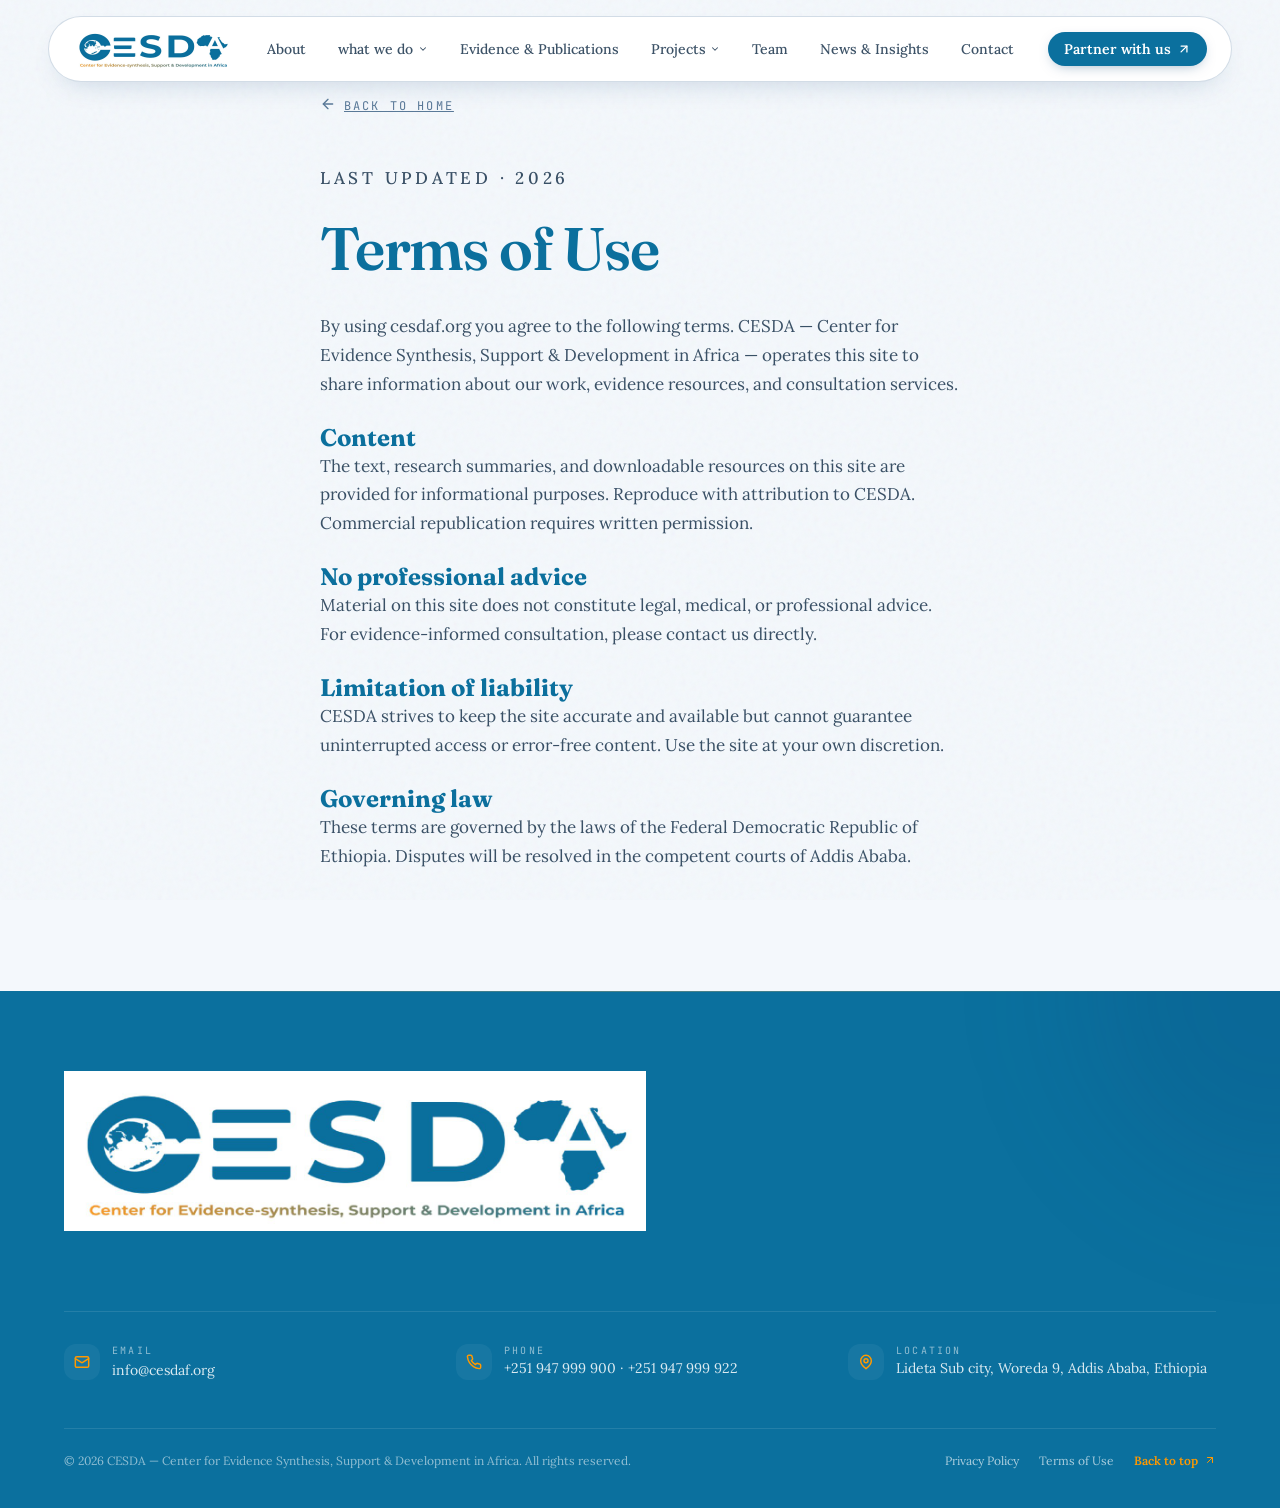
<file: terms.html>
<!doctype html>
<html lang="en">

<head>
  <meta charset="UTF-8">
  <link rel="icon" type="image/png" href="favicon.png">
  <meta name="viewport" content="width=device-width, initial-scale=1.0">
  <title>Terms of Use — CESDA</title>
  <link rel="preconnect" href="https://fonts.googleapis.com">
  <link rel="preconnect" href="https://fonts.gstatic.com" crossorigin>
  <link
    href="https://fonts.googleapis.com/css2?family=Fraunces:ital,opsz,wght@0,9..144,400;0,9..144,500;0,9..144,600;0,9..144,700;1,9..144,400;1,9..144,500;1,9..144,600&family=Lora:ital,wght@0,400;0,500;0,600;1,400;1,500&family=Inter:wght@300;400;500;600;700&family=JetBrains+Mono:wght@400;500;600&display=swap"
    rel="stylesheet">
  <link rel="stylesheet" href="styles.css">
</head>

<body>
  <div id="navbar"></div>
  <div class="legal-page">
    <div class="container-x">
      <a class="back" href="index.html"><span id="ic-arrL"></span> Back to home</a>
      <p class="eyebrow mb-3">Last updated · 2026</p>
      <h1 class="h-display">Terms of Use</h1>
      <p>By using cesdaf.org you agree to the following terms. CESDA — Center for Evidence Synthesis, Support &amp;
        Development in Africa — operates this site to share information about our work, evidence resources, and
        consultation services.</p>
      <h2>Content</h2>
      <p>The text, research summaries, and downloadable resources on this site are provided for informational purposes.
        Reproduce with attribution to CESDA. Commercial republication requires written permission.</p>
      <h2>No professional advice</h2>
      <p>Material on this site does not constitute legal, medical, or professional advice. For evidence-informed
        consultation, please contact us directly.</p>
      <h2>Limitation of liability</h2>
      <p>CESDA strives to keep the site accurate and available but cannot guarantee uninterrupted access or error-free
        content. Use the site at your own discretion.</p>
      <h2>Governing law</h2>
      <p>These terms are governed by the laws of the Federal Democratic Republic of Ethiopia. Disputes will be resolved
        in the competent courts of Addis Ababa.</p>
    </div>
  </div>
  <div id="footer"></div>
  <script>
    const el = document.getElementById('ic-arrL');
    if (el) el.innerHTML = `<svg xmlns="http://www.w3.org/2000/svg" width="16" height="16" viewBox="0 0 24 24" fill="none" stroke="currentColor" stroke-width="2" stroke-linecap="round" stroke-linejoin="round"><path d="M19 12H5"/><path d="m12 19-7-7 7-7"/></svg>`;
  </script>
  <script src="main.js"></script>
</body>

</html>
</file>
<file: styles.css>
/* ============================================
   CESDA — Static site styles
   Mirrors the original React/Tailwind theme.
   ============================================ */

:root {
  --primary: #0b709e;
  --primary-dark: #0b709e;
  --primary-light: #0b709e;
  --accent: #ff9900;
  --accent-dark: #8e7b4a;
  --background: #f4f8fc;
  --surface: #ffffff;
  --ink: #0b709e;
  --muted: #5a7a99;
  --divider: #d6e4f0;
  --deep: #0b709e;
  --emerald: #34d399;

  --font-display: "Fraunces", Georgia, serif;
  --font-serif: "Fraunces", Georgia, serif;
  --font-body: "Lora", Georgia, serif;
  --font-mono: "JetBrains Mono", ui-monospace, monospace;
  --font-sans: "Inter", system-ui, sans-serif;

  --member-card-width: calc((100vw - 3rem - 1rem) / 2);
}

* {
  box-sizing: border-box;
}

html {
  scroll-behavior: smooth;
  -webkit-font-smoothing: antialiased;
  -moz-osx-font-smoothing: grayscale;
}

body {
  margin: 0;
  background: var(--background);
  color: var(--ink);
  font-family: var(--font-body);
  overflow-x: hidden;
}

::selection {
  background-color: #0b709e;
  color: #ffffff;
}

::-webkit-scrollbar {
  width: 10px;
}

::-webkit-scrollbar-track {
  background: #f4f8fc;
}

::-webkit-scrollbar-thumb {
  background: #7bbde8;
  border-radius: 10px;
}

::-webkit-scrollbar-thumb:hover {
  background: #0b709e;
}

img {
  max-width: 100%;
  display: block;
}

a {
  color: inherit;
  text-decoration: none;
}

button {
  font: inherit;
  cursor: pointer;
  border: 0;
  background: transparent;
  color: inherit;
}

/* ====== Keyframes ====== */
@keyframes mote-fall {
  0% {
    transform: translate(-50%, 0px);
    opacity: 0;
  }

  10% {
    opacity: 1;
  }

  90% {
    opacity: 1;
  }

  100% {
    transform: translate(-50%, 96px);
    opacity: 0;
  }
}

@keyframes mote-ripple {
  0% {
    transform: translateX(-50%) scale(0.4);
    opacity: 0.9;
  }

  80% {
    transform: translateX(-50%) scale(3.2);
    opacity: 0;
  }

  100% {
    transform: translateX(-50%) scale(3.2);
    opacity: 0;
  }
}

@keyframes appear {
  from {
    opacity: 0;
    transform: translateY(20px);
  }

  to {
    opacity: 1;
    transform: translateY(0);
  }
}

/* ====== Utility / layout ====== */
.container-x {
  max-width: 80rem;
  margin-inline: auto;
  padding-inline: 1.5rem;
}

@media (min-width: 640px) {
  :root {
    --member-card-width: 18rem;
  }

  .container-x {
    padding-inline: 2.5rem;
  }
}

@media (min-width: 1024px) {
  .container-x {
    padding-inline: 4rem;
  }
}

.section-pad {
  padding-block: 3.5rem;
}

@media (min-width: 640px) {
  .section-pad {
    padding-block: 4rem;
  }
}

@media (min-width: 1024px) {
  .section-pad {
    padding-block: 5rem;
  }
}

.noise-overlay {
  position: fixed;
  inset: 0;
  width: 100%;
  height: 100%;
  pointer-events: none;
  z-index: 1;
  opacity: 0.05;
  mix-blend-mode: multiply;
  background-image: url("data:image/svg+xml,%3Csvg viewBox='0 0 200 200' xmlns='http://www.w3.org/2000/svg'%3E%3Cfilter id='n'%3E%3CfeTurbulence type='fractalNoise' baseFrequency='0.85' numOctaves='3' stitchTiles='stitch'/%3E%3C/filter%3E%3Crect width='100%25' height='100%25' filter='url(%23n)'/%3E%3C/svg%3E");
}

.grid-bg {
  background-image:
    linear-gradient(rgba(10, 64, 116, 0.07) 1px, transparent 1px),
    linear-gradient(90deg, rgba(10, 64, 116, 0.07) 1px, transparent 1px);
  background-size: 40px 40px;
}

.relative {
  position: relative;
}

.absolute {
  position: absolute;
}

.overflow-hidden {
  overflow: hidden;
}

.inset-0 {
  inset: 0;
}

.text-center {
  text-align: center;
}

.text-balance {
  text-wrap: balance;
}

.tabular-nums {
  font-variant-numeric: tabular-nums;
}

/* ====== Typography helpers ====== */
.eyebrow {
  font-family: var(--font-mono);
  font-size: 10px;
  text-transform: uppercase;
  letter-spacing: 0.22em;
  color: var(--primary);
  font-weight: 500;
}

@media (min-width: 640px) {
  .eyebrow {
    font-size: 0.75rem;
  }
}

.h-display {
  font-family: var(--font-display);
  font-size: 2.25rem;
  font-weight: 600;
  letter-spacing: -0.02em;
  line-height: 1.05;
  text-wrap: balance;
}

.h-section {
  font-family: var(--font-display);
  font-size: 1.875rem;
  font-weight: 600;
  letter-spacing: -0.02em;
  line-height: 1.05;
  text-wrap: balance;
}

.h-card {
  font-family: var(--font-display);
  font-size: 1.25rem;
  font-weight: 600;
  line-height: 1.15;
}

@media (min-width: 640px) {
  .h-display {
    font-size: 3rem;
  }

  .h-section {
    font-size: 3rem;
  }

  .h-card {
    font-size: 1.5rem;
  }
}

@media (min-width: 1024px) {
  .h-display {
    font-size: 3.75rem;
  }

  .h-section {
    font-size: 3.75rem;
  }
}

.body-lg {
  font-family: var(--font-body);
  font-size: 1rem;
  line-height: 1.7;
}

.body-base {
  font-family: var(--font-body);
  font-size: 0.875rem;
  line-height: 1.65;
}

@media (min-width: 640px) {
  .body-lg {
    font-size: 1.0625rem;
  }

  .body-base {
    font-size: 1rem;
  }
}

.italic-serif {
  font-family: var(--font-serif);
  font-style: italic;
  font-weight: 500;
}

.gradient-text {
  background: linear-gradient(135deg, #0b709e 0%, #0b709e 100%);
  -webkit-background-clip: text;
  background-clip: text;
  color: transparent;
}

/* ====== Buttons ====== */
.btn-primary,
.btn-secondary,
.btn-outline,
.btn-book {
  display: inline-flex;
  align-items: center;
  gap: 0.5rem;
  padding: 0.75rem 1.5rem;
  border-radius: 9999px;
  font-family: var(--font-body);
  font-weight: 600;
  font-size: 0.95rem;
  position: relative;
  overflow: hidden;
  transition: transform 0.4s cubic-bezier(0.25, 0.46, 0.45, 0.94);
  cursor: pointer;
  border: 0;
}

.btn-primary::before,
.btn-secondary::before,
.btn-outline::before,
.btn-book::before {
  content: "";
  position: absolute;
  inset: 0;
  background: linear-gradient(135deg,
      rgba(255, 255, 255, 0.18),
      rgba(255, 255, 255, 0));
  transform: translateY(100%);
  transition: transform 0.5s cubic-bezier(0.25, 0.46, 0.45, 0.94);
}

.btn-primary:hover::before,
.btn-secondary:hover::before,
.btn-outline:hover::before,
.btn-book:hover::before {
  transform: translateY(0);
}

.btn-primary:hover,
.btn-secondary:hover,
.btn-outline:hover,
.btn-book:hover {
  transform: scale(1.03) translateY(-1px);
}

.btn-primary:active,
.btn-secondary:active,
.btn-outline:active,
.btn-book:active {
  transform: scale(0.98);
}

/* animated underline that draws on hover */
.btn-primary span,
.btn-secondary span,
.btn-outline span,
.btn-book span {
  position: relative;
  z-index: 1;
}

/* a thin gold rule that draws across the button on hover */
.btn-primary::after,
.btn-secondary::after,
.btn-outline::after,
.btn-book::after {
  content: "";
  position: absolute;
  left: 1.25rem;
  right: 1.25rem;
  bottom: 0.5rem;
  height: 1px;
  background: linear-gradient(90deg,
      transparent,
      rgba(179, 158, 101, 0.85),
      transparent);
  transform: scaleX(0);
  transform-origin: left center;
  transition: transform 0.5s cubic-bezier(0.25, 0.46, 0.45, 0.94);
}

.btn-primary:hover::after,
.btn-secondary:hover::after,
.btn-outline:hover::after,
.btn-book:hover::after {
  transform: scaleX(1);
}

.btn-primary {
  background: var(--primary);
  color: white;
  box-shadow: 0 8px 20px -8px rgba(10, 64, 116, 0.5);
}

.btn-secondary {
  background: #0b709e;
  color: white;
  border: 1px solid rgba(255, 255, 255, 0.15);
  backdrop-filter: blur(20px);
  -webkit-backdrop-filter: blur(20px);
}

.btn-outline {
  background: transparent;
  color: var(--ink);
  border: 1px solid rgba(10, 37, 64, 0.15);
}

.btn-outline:hover {
  border-color: rgba(10, 37, 64, 0.4);
}

.btn-book {
  background: var(--primary);
  color: white;
  box-shadow: 0 6px 16px -8px rgba(10, 64, 116, 0.4);
}

.lift-on-hover {
  transition: transform 0.3s cubic-bezier(0.25, 0.46, 0.45, 0.94);
}

.lift-on-hover:hover {
  transform: translateY(-1px);
}

/* ====== Glass surfaces ====== */
.glass {
  background: rgba(244, 248, 252, 0.72);
  backdrop-filter: blur(20px);
  -webkit-backdrop-filter: blur(20px);
  border: 1px solid rgba(10, 64, 116, 0.18);
}

.glass-dark {
  background: rgba(0, 30, 58, 0.72);
  backdrop-filter: blur(20px);
  -webkit-backdrop-filter: blur(20px);
}

/* ====== Cards ====== */
.card-base {
  position: relative;
  background: var(--surface);
  border: 1px solid var(--divider);
  border-radius: 1.5rem;
  padding: 1.5rem;
  transition:
    transform 0.4s cubic-bezier(0.25, 0.46, 0.45, 0.94),
    border-color 0.3s ease,
    box-shadow 0.4s cubic-bezier(0.25, 0.46, 0.45, 0.94);
  overflow: hidden;
  isolation: isolate;
}

@media (min-width: 640px) {
  .card-base {
    padding: 2rem;
  }
}

/* shimmer sweep that crosses the card on hover */
.card-base::after {
  content: "";
  position: absolute;
  inset: 0;
  border-radius: inherit;
  pointer-events: none;
  background: linear-gradient(120deg,
      transparent 30%,
      rgba(10, 64, 116, 0.08) 50%,
      transparent 70%);
  transform: translateX(-110%);
  transition: transform 0.7s cubic-bezier(0.25, 0.46, 0.45, 0.94);
  z-index: -1;
}

.card-base:hover {
  transform: translateY(-4px);
  border-color: rgba(10, 64, 116, 0.35);
  box-shadow:
    0 18px 40px -20px rgba(10, 64, 116, 0.35),
    0 0 0 1px rgba(10, 64, 116, 0.08);
}

.card-base:hover::after {
  transform: translateX(110%);
}

.tag {
  display: inline-flex;
  align-items: center;
  gap: 0.375rem;
  border: 1px solid var(--divider);
  background: var(--background);
  padding: 0.25rem 0.75rem;
  border-radius: 9999px;
  font-family: var(--font-mono);
  font-size: 10px;
  text-transform: uppercase;
  letter-spacing: 0.18em;
  color: var(--muted);
}

.tag-primary {
  display: inline-flex;
  align-items: center;
  gap: 0.375rem;
  background: rgba(10, 64, 116, 0.1);
  padding: 0.25rem 0.75rem;
  border-radius: 9999px;
  font-family: var(--font-mono);
  font-size: 10px;
  text-transform: uppercase;
  letter-spacing: 0.18em;
  color: var(--primary);
}

.input-base {
  width: 96%;
  border-radius: 1rem;
  border: 1px solid var(--divider);
  background: var(--background);
  padding: 0.75rem 1rem;
  font-family: var(--font-body);
  color: var(--ink);
  transition: all 0.25s;
}

.input-base::placeholder {
  color: rgba(90, 122, 153, 0.6);
}

.input-base:hover {
  border-color: rgba(10, 64, 116, 0.3);
  background: var(--surface);
}

.input-base:focus {
  outline: none;
  border-color: var(--primary);
  background: var(--surface);
  box-shadow:
    0 0 0 3px rgba(10, 64, 116, 0.18),
    0 6px 16px -10px rgba(10, 64, 116, 0.35);
  transform: translateY(-1px);
}

textarea.input-base {
  resize: vertical;
  min-height: 120px;
}

.label-base {
  display: block;
  margin-bottom: 0.5rem;
  font-family: var(--font-mono);
  font-size: 10px;
  text-transform: uppercase;
  letter-spacing: 0.18em;
  color: var(--muted);
}

/* ====== Navbar ====== */
.nav-shell {
  position: fixed;
  top: 1rem;
  left: 50%;
  transform: translateX(-50%);
  width: calc(100% - 2rem);
  max-width: 74rem;
  padding: 0.625rem 1rem;
  border-radius: 9999px;
  display: flex;
  align-items: center;
  justify-content: space-between;
  gap: 1rem;
  z-index: 50;
  transition: all 0.3s ease;
  border: 1px solid rgba(255, 255, 255, 0.1);
  background: transparent;
}

@media (min-width: 640px) {
  .nav-shell {
    padding: 0.625rem 1.5rem;
  }
}

.nav-shell.is-scrolled {
  background: #ffffff;
  backdrop-filter: blur(20px);
  -webkit-backdrop-filter: blur(20px);
  border: 1px solid rgba(10, 64, 116, 0.18);
  box-shadow: 0 12px 30px -16px rgba(10, 64, 116, 0.25);
}

.nav-logo {
  display: inline-flex;
  height: 3rem;
  width: auto;
  align-items: center;
  justify-content: flex-start;
}

@media (min-width: 640px) {
  .nav-logo {
    height: 2.75rem;
    width: auto;
  }
}

.nav-logo img {
  width: auto;
  height: 100%;
  object-fit: contain;
}

.nav-links {
  display: none;
  align-items: center;
  gap: 0.5rem;
  flex: 1;
  justify-content: center;
}

@media (min-width: 1024px) {
  .nav-links {
    display: flex;
  }
}

.nav-link {
  position: relative;
  padding: 0.5rem 0.75rem;
  border-radius: 9999px;
  font-family: var(--font-body);
  font-size: 0.875rem;
  font-weight: 500;
  transition:
    transform 0.3s,
    color 0.2s;
}

.nav-link::after {
  content: "";
  position: absolute;
  left: 0.75rem;
  right: 0.75rem;
  bottom: 0.25rem;
  height: 1px;
  background: currentColor;
  transform: scaleX(0);
  transform-origin: left center;
  transition: transform 0.35s cubic-bezier(0.25, 0.46, 0.45, 0.94);
}

.nav-link:hover::after,
.nav-link.is-active::after {
  transform: scaleX(1);
}

.nav-link:hover {
  transform: translateY(-1px);
}

.nav-shell.is-scrolled .nav-link {
  color: rgba(10, 37, 64, 0.8);
}

.nav-shell.is-scrolled .nav-link:hover {
  color: var(--ink);
}

.nav-shell:not(.is-scrolled) .nav-link {
  color: rgba(255, 255, 255, 0.85);
}

.nav-shell:not(.is-scrolled) .nav-link:hover {
  color: white;
}

.nav-link.is-active {
  color: var(--primary) !important;
}

.nav-cta {
  display: none;
  align-items: center;
  gap: 0.375rem;
  padding: 0.5rem 1rem;
  border-radius: 9999px;
  font-family: var(--font-body);
  font-weight: 600;
  font-size: 0.875rem;
  transition: transform 0.4s cubic-bezier(0.25, 0.46, 0.45, 0.94);
  position: relative;
  overflow: hidden;
}

@media (min-width: 640px) {
  .nav-cta {
    display: inline-flex;
  }
}

.nav-cta::before {
  content: "";
  position: absolute;
  inset: 0;
  background: linear-gradient(135deg,
      rgba(255, 255, 255, 0.18),
      rgba(255, 255, 255, 0));
  transform: translateY(100%);
  transition: transform 0.5s cubic-bezier(0.25, 0.46, 0.45, 0.94);
}

.nav-cta:hover::before {
  transform: translateY(0);
}

.nav-cta:hover {
  transform: scale(1.03) translateY(-1px);
}

.nav-cta.is-scrolled {
  background: var(--primary);
  color: white;
  box-shadow: 0 4px 14px -6px rgba(10, 64, 116, 0.5);
}

.nav-cta:not(.is-scrolled) {
  background: white;
  color: var(--ink);
  border: 1px solid rgba(255, 255, 255, 0.2);
}

.nav-toggle {
  display: inline-flex;
  height: 2.25rem;
  width: 2.25rem;
  align-items: center;
  justify-content: center;
  border-radius: 9999px;
  border: 1px solid rgba(255, 255, 255, 0.2);
  color: white;
}

@media (min-width: 1024px) {
  .nav-toggle {
    display: none;
  }
}

.nav-shell.is-scrolled .nav-toggle {
  border-color: rgba(10, 37, 64, 0.15);
  color: var(--ink);
}

/* ====== Nav Dropdown ====== */
.nav-dropdown-wrapper {
  position: relative;
  display: inline-flex;
  align-items: center;
}

.nav-dropdown-trigger {
  display: inline-flex;
  align-items: center;
  gap: 0.3rem;
}

.nav-dropdown-trigger svg {
  transition: transform 0.25s ease;
}

.nav-dropdown-wrapper:hover .nav-dropdown-trigger svg {
  transform: rotate(180deg);
}

.nav-dropdown-menu {
  position: absolute;
  top: 100%;
  left: 50%;
  transform: translateX(-50%) translateY(4px);
  min-width: 220px;
  background: #ffffff;
  border: 1px solid var(--divider);
  border-radius: 1rem;
  padding: 0.5rem;
  box-shadow: 0 12px 32px -8px rgba(10, 64, 116, 0.18);
  opacity: 0;
  visibility: hidden;
  pointer-events: none;
  transition: opacity 0.25s ease, transform 0.25s ease, visibility 0.25s;
  z-index: 100;
}

.nav-dropdown-wrapper:hover .nav-dropdown-menu {
  opacity: 1;
  visibility: visible;
  pointer-events: auto;
  transform: translateX(-50%) translateY(0);
}

.nav-dropdown-item {
  display: block;
  padding: 0.6rem 1rem;
  border-radius: 0.625rem;
  font-family: var(--font-body);
  font-size: 0.8125rem;
  font-weight: 500;
  color: var(--ink);
  transition: background 0.2s ease, color 0.2s ease;
  white-space: normal;
  max-width: 320px;
}

.nav-dropdown-item:hover {
  background: var(--background);
  color: var(--primary);
}

/* Mobile section styles for dropdown items */
.mobile-section {
  display: flex;
  flex-direction: column;
  align-items: center;
  gap: 0.5rem;
}

.mobile-section-label {
  font-family: var(--font-mono);
  font-size: 10px;
  text-transform: uppercase;
  letter-spacing: 0.22em;
  color: var(--accent);
  margin: 0.5rem 0 0 0;
}

.mobile-sub {
  font-size: 1.25rem !important;
  opacity: 0;
  transform: translateY(8px);
}

.mobile-menu.is-open .mobile-sub {
  opacity: 0.8;
  transform: translateY(0);
}

.mobile-menu {
  position: fixed;
  inset: 0;
  z-index: 40;
  opacity: 0;
  pointer-events: none;
  transition: opacity 0.3s ease;
}

.mobile-menu.is-open {
  opacity: 1;
  pointer-events: auto;
}

.mobile-menu .backdrop {
  position: absolute;
  inset: 0;
  background: rgba(0, 30, 58, 0.92);
  backdrop-filter: blur(24px);
  -webkit-backdrop-filter: blur(24px);
}

.mobile-menu .panel {
  position: relative;
  height: 100%;
  display: flex;
  flex-direction: column;
  align-items: center;
  justify-content: center;
  gap: 1.5rem;
  padding: 1.5rem;
  overflow-y: auto;
}

.mobile-menu a {
  font-family: var(--font-display);
  font-size: 1.875rem;
  color: white;
  opacity: 0;
  transform: translateY(8px);
  transition:
    opacity 0.4s ease,
    transform 0.4s ease,
    color 0.2s;
}

.mobile-menu a:hover {
  color: var(--primary);
}

.mobile-menu.is-open a {
  opacity: 1;
  transform: translateY(0);
}

.mobile-menu .btn-primary {
  font-size: 1rem;
}

/* ====== Hero ====== */
.hero {
  position: relative;
  min-height: 100dvh;
  overflow: hidden;
  background: var(--deep);
  color: white;
}

.hero-bg {
  position: absolute;
  inset: 0;
  background-image:
    linear-gradient(to top, rgba(11, 112, 158, 0.95) 0%, rgba(11, 112, 158, 0.4) 25%, transparent 55%),
    url('ccesdateam.JPG');
  background-position: center top, center top;
  background-size: cover, cover;
  background-repeat: no-repeat, no-repeat;
}

.hero-top,
.hero-bottom {
  position: absolute;
  left: 0;
  right: 0;
  height: 1px;
  z-index: 20;
}

.hero-top {
  top: 0;
  background: linear-gradient(90deg,
      transparent,
      rgba(179, 158, 101, 0.4),
      transparent);
}

.hero-bottom {
  bottom: 0;
  background: linear-gradient(90deg,
      transparent,
      rgba(10, 64, 116, 0.4),
      transparent);
}

.hero-inner {
  position: relative;
  z-index: 10;
  padding-top: 8rem;
  padding-bottom: 5rem;
  min-height: 100dvh;
  display: flex;
  flex-direction: column;
}

@media (min-width: 640px) {
  .hero-inner {
    padding-top: 9rem;
  }
}

@media (min-width: 1024px) {
  .hero-inner {
    padding-top: 10rem;
  }
}

.hero-grid {
  display: grid;
  gap: 2rem;
  align-items: center;
  flex: 1;
}

@media (min-width: 1024px) {
  .hero-grid {
    grid-template-columns: 1fr 1fr;
    gap: 3rem;
  }
}

.hero-eyebrow {
  font-family: montserrat;
  font-weight: 600;
  font-size: 1.5rem;
  text-transform: uppercase;
  letter-spacing: 0.1em;
  color: rgba(255, 205, 3, 0.85);
  display: inline-flex;
  align-items: center;
  gap: 0.75rem;
  margin-bottom: 1rem;
  text-shadow: 0 1px 12px rgba(0, 30, 58, 0.35);



  background: linear-gradient(90deg,
      var(--accent),
      var(--accent),
      var(--accent));
  -webkit-background-clip: text;
  background-clip: text;
  color: transparent;
}

.hero-eyebrow .dash {
  height: 1px;
  width: 2rem;
  background: rgba(179, 158, 101, 0.6);
}

.hero-eyebrow svg {
  width: 0.875rem;
  height: 0.875rem;
}

.hero-title {
  font-family: var(--font-display);
  font-weight: 600;
  color: white;
  font-size: 1.5rem;
  line-height: 0.96;
  max-width: 36rem;
  letter-spacing: -0.02em;
  text-shadow:
    0 2px 24px rgba(0, 30, 58, 0.55),
    0 1px 2px rgba(0, 30, 58, 0.4);
  display: block;
}

.hero-title-text {
  display: block;
}

@media (min-width: 1024px) {
  .hero-title {
    display: block;
  }

  .hero-title-text {
    display: block;
  }
}

.hero-title em {
  font-family: var(--font-serif);
  font-style: italic;
  font-weight: 500;
  background: linear-gradient(90deg, #b39e65, #7bbde8, #b39e65);
  -webkit-background-clip: text;
  background-clip: text;
  color: transparent;
  display: block;
  padding-bottom: 0.5rem;
}

/* ====== Hero globe + ribbon (replaces the dead video) ====== */
.hero-globe {
  display: none;
  overflow: hidden;
}

@media (min-width: 1024px) {
  .hero-globe {
    display: block;
    position: absolute;
    top: 50%;
    right: 2rem;
    transform: translateY(-50%);
    width: 36rem;
    height: 36rem;
    z-index: 20;
    pointer-events: none;
  }
}

@media (min-width: 1280px) {
  .hero-globe {
    width: 48rem;
    height: 48rem;
    right: 4rem;
  }
}

.hero-globe-stage {
  position: relative;
  width: 100%;
  height: 100%;
  /* isolate so the canvas's mix-blend-mode only blends with the hero
     behind the globe, not with the globe's own children */
  isolation: isolate;
  /* slow ambient tilt of the whole composition */
  animation: globe-stage-tilt 14s ease-in-out infinite;
}

@keyframes globe-stage-tilt {

  0%,
  100% {
    transform: rotate(-2deg);
  }

  50% {
    transform: rotate(2deg);
  }
}

/* outer glow blends the video into the deep-navy hero — kept for
   legacy; new design uses canvas chroma-key on the wireframe itself */
.globe-glow {
  display: none;
}

/* the rotating globe video, hidden — only used as a source frame for the
   canvas chroma-key pipeline (initGlobeChroma in main.js) */
.hero-globe-video {
  position: absolute;
  width: 1px;
  height: 1px;
  opacity: 0;
  pointer-events: none;
  /* keep it playing off-screen */
  display: block;
  background: transparent;
}

/* visible canvas where the chroma-keyed wireframe is drawn.
   No circle clip — the wireframe is drawn on a transparent canvas so the
   hero navy shows through anywhere black was in the source video. */
.hero-globe-canvas {
  padding-top: 20%;
  padding-bottom: 10%;
  scale: 80%;
  position: absolute;
  inset: 0;
  width: 100%;
  height: 100%;
  display: block;
  z-index: 1;
  /* blend the wireframe into the deep-navy hero — bright wireframe pixels
     stay bright; transparent canvas lets the hero show through */
  mix-blend-mode: screen;
  -webkit-mix-blend-mode: screen;
  /* slight slow drift, the video itself does the spinning */
  animation: video-drift 22s ease-in-out infinite;
}

@keyframes video-drift {

  0%,
  100% {
    transform: scale(1);
  }

  50% {
    transform: scale(1.03);
  }
}

/* connection nodes overlaid on the video, kept from the previous design */
.node {
  position: absolute;
  width: 10px;
  height: 10px;
  border-radius: 50%;
  background: var(--accent);
  box-shadow:
    0 0 0 4px rgba(179, 158, 101, 0.25),
    0 0 14px rgba(179, 158, 101, 0.9);
  animation: node-pulse 2.4s ease-in-out infinite;
  z-index: 2;
}

.node-a {
  top: 28%;
  left: 18%;
  animation-delay: 0s;
}

.node-b {
  top: 60%;
  left: 70%;
  animation-delay: 0.6s;
}

.node-c {
  top: 44%;
  left: 38%;
  animation-delay: 1.2s;
}

@keyframes node-pulse {

  0%,
  100% {
    transform: scale(1);
    opacity: 0.95;
  }

  50% {
    transform: scale(1.4);
    opacity: 0.55;
  }
}

/* respect users who don't want motion */
@media (prefers-reduced-motion: reduce) {

  .hero-globe-stage,
  .hero-globe-video,
  .hero-globe-canvas,
  .node {
    animation: none !important;
  }
}

@media (min-width: 640px) {
  .hero-title {
    font-size: 3.75rem;
  }
}

@media (min-width: 1024px) {
  .hero-title {
    font-size: 4.5rem;
  }
}

@media (min-width: 1280px) {
  .hero-title {
    font-size: 6rem;
  }
}

.hero-sub {
  margin-top: 1.5rem;
  max-width: 36rem;
  color: rgba(255, 255, 255, 0.8);
  font-family: var(--font-body);
  font-size: 1rem;
  line-height: 1.7;
  text-shadow: 0 1px 12px rgba(0, 30, 58, 0.35);
}

@media (min-width: 640px) {
  .hero-sub {
    font-size: 1.0625rem;
    margin-top: 2rem;
  }
}

.hero-cta {
  margin-top: 2rem;
  display: flex;
  flex-wrap: wrap;
  gap: 0.75rem;
}

@media (min-width: 640px) {
  .hero-cta {
    margin-top: 2.5rem;
  }
}

.hero-quote {
  margin-top: 2.5rem;
  max-width: 48rem;
  border-left: 2px solid rgba(179, 158, 101, 0.7);
  padding-left: 1.5rem;
}

@media (min-width: 640px) {
  .hero-quote {
    margin-top: 3.5rem;
    padding-left: 2rem;
  }
}

.hero-quote svg {
  width: 1.25rem;
  height: 1.25rem;
  color: var(--accent);
  margin-bottom: 0.75rem;
}

.hero-quote p.quote {
  font-family: var(--font-serif);
  font-style: italic;
  color: white;
  font-size: 1.25rem;
  line-height: 1.3;
  text-shadow: 0 1px 12px rgba(0, 30, 58, 0.35);
}

@media (min-width: 640px) {
  .hero-quote p.quote {
    font-size: 1.5rem;
  }
}

.hero-quote p.cite {
  font-family: var(--font-mono);
  font-size: 20px;
  text-transform: uppercase;
  letter-spacing: 0.22em;
  color: rgba(255, 255, 255, 0.7);
  margin-top: 0.75rem;
}

.hero-scroll {
  margin-top: 2.5rem;
  display: flex;
  align-items: center;
  gap: 0.75rem;
}

@media (min-width: 640px) {
  .hero-scroll {
    margin-top: 3rem;
  }
}

.hero-scroll .bar {
  position: relative;
  height: 2.5rem;
  width: 1px;
  background: rgba(255, 255, 255, 0.2);
  overflow: hidden;
}

.hero-scroll .bar i {
  position: absolute;
  left: 0;
  right: 0;
  top: 0;
  height: 0.75rem;
  background: var(--accent);
  animation: pulse 2s ease-in-out infinite;
}

.hero-scroll span {
  font-family: var(--font-mono);
  font-size: 10px;
  text-transform: uppercase;
  letter-spacing: 0.32em;
  color: rgba(255, 255, 255, 0.65);
}

/* Falling leaves (right column of hero) */
.hero-text {
  display: flex;
  flex-direction: column;
  justify-content: center;
  position: relative;
  z-index: 10;
}

.leaves-wrap {
  position: absolute;
  inset: 0;
  height: 100%;
  width: 100%;
  border-radius: 0;
  z-index: 0;
}

@media (min-width: 1024px) {
  .leaves-wrap {
    position: relative;
    height: 78vh;
    width: auto;
    border-radius: 1.5rem;
  }
}

.leaves-layer {
  position: absolute;
  inset: 0;
  pointer-events: none;
  overflow: hidden;
}

/* Each leaf is absolutely positioned and falls with a gentle sway */
.leaf {
  position: absolute;
  top: -60px;
  will-change: transform, opacity;
  opacity: 0;
  filter: drop-shadow(0 4px 8px rgba(0, 30, 58, 0.25));
  animation-name: leaf-fall;
  animation-timing-function: linear;
  animation-iteration-count: infinite;
}

@keyframes leaf-fall {
  0% {
    transform: translate3d(0, -60px, 0) rotate(var(--r0, 0deg));
    opacity: 0;
  }

  8% {
    opacity: var(--op, 0.9);
  }

  25% {
    transform: translate3d(calc(var(--sway, 30px) * 1), 25vh, 0) rotate(calc(var(--r0, 0deg) + var(--rs, 90deg)));
  }

  50% {
    transform: translate3d(calc(var(--sway, 30px) * -1), 50vh, 0) rotate(calc(var(--r0, 0deg) + var(--rs, 90deg) * 2));
  }

  75% {
    transform: translate3d(calc(var(--sway, 30px) * 1), 75vh, 0) rotate(calc(var(--r0, 0deg) + var(--rs, 90deg) * 3));
  }

  92% {
    opacity: var(--op, 0.9);
  }

  100% {
    transform: translate3d(0, 110vh, 0) rotate(calc(var(--r0, 0deg) + var(--rs, 0deg) * 4));
    opacity: 0;
  }
}

/* ====== Generic grid helpers ====== */
.grid {
  display: grid;
}

.grid-12 {
  grid-template-columns: 1fr;
  gap: 3rem;
}

@media (min-width: 1024px) {
  .grid-12 {
    grid-template-columns: repeat(12, 1fr);
    gap: 5rem;
  }
}

.col-span-5 {
  grid-column: span 1;
}

.col-span-7 {
  grid-column: span 1;
}

@media (min-width: 1024px) {
  .col-span-5 {
    grid-column: span 5;
  }

  .col-span-7 {
    grid-column: span 7;
  }
}

.col-span-2 {
  grid-column: span 1;
}

.col-span-3 {
  grid-column: span 1;
}

@media (min-width: 1024px) {
  .col-span-2 {
    grid-column: span 2;
  }

  .col-span-3 {
    grid-column: span 3;
  }
}

.sm-grid-3 {
  display: grid;
  grid-template-columns: 1fr;
  gap: 0.75rem;
}

@media (min-width: 640px) {
  .sm-grid-3 {
    grid-template-columns: repeat(3, 1fr);
  }
}

.md-grid-3 {
  display: grid;
  grid-template-columns: 1fr;
  gap: 0.75rem;
}

@media (min-width: 768px) {
  .md-grid-3 {
    grid-template-columns: repeat(3, 1fr);
  }
}

.md-grid-2 {
  display: grid;
  grid-template-columns: 1fr;
  gap: 1.5rem;
}

@media (min-width: 768px) {
  .md-grid-2 {
    grid-template-columns: repeat(2, 1fr);
    gap: 1.5rem;
  }
}

.lg-grid-2 {
  display: grid;
  grid-template-columns: 1fr;
  gap: 1.5rem;
}

@media (min-width: 1024px) {
  .lg-grid-2 {
    grid-template-columns: repeat(2, 1fr);
    gap: 1.5rem;
  }
}

.lg-grid-3 {
  display: grid;
  grid-template-columns: 1fr;
  gap: 1.5rem;
}

@media (min-width: 1024px) {
  .lg-grid-3 {
    grid-template-columns: repeat(3, 1fr);
    gap: 1.5rem;
  }
}

.lg-grid-4 {
  display: grid;
  grid-template-columns: 1fr;
  gap: 0.75rem;
}

@media (min-width: 1024px) {
  .lg-grid-4 {
    grid-template-columns: repeat(4, 1fr);
  }
}

.flex {
  display: flex;
}

.flex-col {
  flex-direction: column;
}

.flex-wrap {
  flex-wrap: wrap;
}

.items-start {
  align-items: flex-start;
}

.items-center {
  align-items: center;
}

.items-end {
  align-items: flex-end;
}

.justify-between {
  justify-content: space-between;
}

.justify-center {
  justify-content: center;
}

.grid-cols-1 {
  grid-template-columns: 1fr;
}

.sm\:flex-row {
  flex-direction: row;
}

@media (min-width: 640px) {
  .sm\:flex-row {
    flex-direction: row;
  }

  .sm\:items-end {
    align-items: flex-end;
  }

  .sm\:justify-between {
    justify-content: space-between;
  }

  .sm\:flex-col {
    flex-direction: column;
  }

  .sm\:gap-6 {
    gap: 1.5rem;
  }
}

.gap-2 {
  gap: 0.5rem;
}

.gap-3 {
  gap: 0.75rem;
}

.gap-4 {
  gap: 1rem;
}

.gap-5 {
  gap: 1.25rem;
}

.gap-6 {
  gap: 1.5rem;
}

.gap-8 {
  gap: 2rem;
}

.gap-12 {
  gap: 3rem;
}

.gap-16 {
  gap: 4rem;
}

.mt-2 {
  margin-top: 0.5rem;
}

.mt-3 {
  margin-top: 0.75rem;
}

.mt-4 {
  margin-top: 1rem;
}

.mt-5 {
  margin-top: 1.25rem;
}

.mt-6 {
  margin-top: 1.5rem;
}

.mt-8 {
  margin-top: 2rem;
}

.mt-10 {
  margin-top: 2.5rem;
}

.mt-12 {
  margin-top: 3rem;
}

.mt-14 {
  margin-top: 3.5rem;
}

.mt-16 {
  margin-top: 4rem;
}

.mt-20 {
  margin-top: 5rem;
}

.mt-24 {
  margin-top: 6rem;
}

.mb-2 {
  margin-bottom: 0.5rem;
}

.mb-3 {
  margin-bottom: 0.75rem;
}

.mb-4 {
  margin-bottom: 1rem;
}

.mb-5 {
  margin-bottom: 1.25rem;
}

.mb-6 {
  margin-bottom: 1.5rem;
}

.mb-8 {
  margin-bottom: 2rem;
}

.mb-10 {
  margin-bottom: 2.5rem;
}

.mb-12 {
  margin-bottom: 3rem;
}

.mb-16 {
  margin-bottom: 4rem;
}

.max-w-2xl {
  max-width: 42rem;
}

.max-w-3xl {
  max-width: 48rem;
}

.max-w-4xl {
  max-width: 56rem;
}

.max-w-md {
  max-width: 28rem;
}

.max-w-sm {
  max-width: 24rem;
}

.max-w-xl {
  max-width: 36rem;
}

.max-w-6xl {
  max-width: 72rem;
}

.mx-auto {
  margin-inline: auto;
}

.text-muted {
  color: var(--muted);
}

.text-ink {
  color: var(--ink);
}

.text-ink\/70 {
  color: rgba(10, 37, 64, 0.7);
}

.text-ink\/75 {
  color: rgba(10, 37, 64, 0.75);
}

.text-ink\/80 {
  color: rgba(10, 37, 64, 0.8);
}

.text-ink\/85 {
  color: rgba(10, 37, 64, 0.85);
}

.text-primary {
  color: var(--primary);
}

.text-accent {
  color: var(--accent);
}

.text-white\/60 {
  color: rgba(255, 255, 255, 0.6);
}

.text-white\/65 {
  color: rgba(255, 255, 255, 0.65);
}

.text-white\/70 {
  color: rgba(255, 255, 255, 0.7);
}

.text-white\/75 {
  color: rgba(255, 255, 255, 0.75);
}

.text-white\/80 {
  color: rgba(255, 255, 255, 0.8);
}

.text-white\/85 {
  color: rgba(255, 255, 255, 0.85);
}

.text-deep {
  color: var(--deep);
}

.bg-deep {
  background: var(--deep);
  color: white;
}

.bg-surface {
  background: var(--surface);
}

.bg-background {
  background: var(--background);
}

.shrink-0 {
  flex-shrink: 0;
}

/* Reveal-on-scroll */
.reveal {
  opacity: 0;
  transform: translateY(30px);
  transition:
    opacity 0.9s cubic-bezier(0.25, 0.46, 0.45, 0.94),
    transform 0.9s cubic-bezier(0.25, 0.46, 0.45, 0.94);
}

.reveal.is-visible {
  opacity: 1;
  transform: translateY(0);
}

.reveal[data-delay="1"] {
  transition-delay: 0.1s;
}

.reveal[data-delay="2"] {
  transition-delay: 0.2s;
}

.reveal[data-delay="3"] {
  transition-delay: 0.3s;
}

.reveal[data-delay="4"] {
  transition-delay: 0.4s;
}

/* ====== Foundation section ====== */
.section-foundation {
  background: var(--surface);
}

.pillar-card {
  position: relative;
  overflow: hidden;
  border: 1px solid var(--divider);
  background: var(--background);
  border-radius: 1.5rem;
  padding: 2rem 2.5rem;
  cursor: pointer;
  transition:
    transform 0.5s cubic-bezier(0.25, 0.46, 0.45, 0.94),
    border-color 0.3s ease,
    box-shadow 0.5s cubic-bezier(0.25, 0.46, 0.45, 0.94),
    background-color 0.4s ease;
}

.pillar-card::before {
  content: "";
  position: absolute;
  inset: 0;
  border-radius: inherit;
  padding: 1px;
  background: linear-gradient(135deg,
      rgba(10, 64, 116, 0.55),
      rgba(179, 158, 101, 0.55));
  -webkit-mask:
    linear-gradient(#000 0 0) content-box,
    linear-gradient(#000 0 0);
  mask:
    linear-gradient(#000 0 0) content-box,
    linear-gradient(#000 0 0);
  -webkit-mask-composite: xor;
  mask-composite: exclude;
  opacity: 0;
  transition: opacity 0.4s ease;
  pointer-events: none;
}

.pillar-card::after {
  content: "";
  position: absolute;
  top: 0;
  right: 0;
  width: 12rem;
  height: 12rem;
  background: radial-gradient(circle, rgba(10, 64, 116, 0.18), transparent 70%);
  border-radius: 50%;
  transform: translate(50%, -50%) scale(0.6);
  transition: transform 0.6s cubic-bezier(0.25, 0.46, 0.45, 0.94), opacity 0.4s;
  opacity: 0;
  pointer-events: none;
}

.pillar-card:hover {
  transform: translateY(-6px);
  border-color: transparent;
  background: var(--surface);
  box-shadow:
    0 24px 50px -24px rgba(10, 64, 116, 0.45),
    0 0 0 1px rgba(10, 64, 116, 0.05);
}

.pillar-card:hover::before {
  opacity: 1;
}

.pillar-card:hover::after {
  transform: translate(50%, -50%) scale(1);
  opacity: 1;
}

.pillar-card:hover h3 {
  color: var(--primary);
}

.pillar-card h3 {
  transition: color 0.3s ease;
}

.pillar-icon {
  display: inline-flex;
  align-items: center;
  justify-content: center;
  height: 3rem;
  width: 3rem;
  border-radius: 1rem;
  background: rgba(10, 64, 116, 0.1);
  color: var(--primary);
  margin-bottom: 1.5rem;
  transition: transform 0.4s cubic-bezier(0.34, 1.56, 0.64, 1), background 0.3s, color 0.3s;
}

.pillar-card:hover .pillar-icon {
  transform: rotate(-8deg) scale(1.12);
  background: var(--primary);
  color: var(--accent);
}

.pillar-icon svg {
  width: 1.5rem;
  height: 1.5rem;
  transition: transform 0.4s;
}

.pillar-card:hover .pillar-icon svg {
  transform: scale(1.1);
}

.pillar-card h3 {
  font-family: var(--font-display);
  font-size: 1.5rem;
  font-weight: 600;
  line-height: 1.15;
  margin: 0 0 1rem 0;
}

@media (min-width: 640px) {
  .pillar-card h3 {
    font-size: 1.875rem;
  }
}

/* ====== Approach / cycle ====== */
.cycle-rail {
  position: relative;
  height: 1px;
  margin-bottom: 2.5rem;
  background: linear-gradient(90deg,
      var(--divider),
      rgba(10, 64, 116, 0.4),
      var(--divider));
}

.cycle-dots {
  position: absolute;
  inset: 0;
  display: flex;
  align-items: center;
  justify-content: space-between;
}

.cycle-dot {
  width: 12px;
  height: 12px;
  border-radius: 50%;
  background: var(--divider);
  transition: all 0.4s;
  border: 0;
  padding: 0;
}

.cycle-dot.is-active {
  background: var(--primary);
  box-shadow: 0 0 0 6px rgba(10, 64, 116, 0.18);
}

.cycle-card {
  position: relative;
  border-radius: 1.5rem;
  padding: 1.75rem 2rem;
  cursor: pointer;
  transition:
    transform 0.5s cubic-bezier(0.25, 0.46, 0.45, 0.94),
    background 0.4s ease,
    border-color 0.3s ease,
    box-shadow 0.4s ease,
    color 0.4s ease;
  border: 1px solid var(--divider);
  background: var(--surface);
  overflow: hidden;
}

@media (min-width: 640px) {
  .cycle-card {
    padding: 2rem 2.25rem;
  }
}

/* subtle cursor-tracking highlight, set from JS via --mx / --my */
.cycle-card::before {
  content: "";
  position: absolute;
  inset: 0;
  border-radius: inherit;
  background: radial-gradient(280px circle at var(--mx, 50%) var(--my, 50%),
      rgba(10, 64, 116, 0.12),
      transparent 60%);
  opacity: 0;
  transition: opacity 0.4s ease;
  pointer-events: none;
}

.cycle-card.is-active::before {
  background: radial-gradient(280px circle at var(--mx, 50%) var(--my, 50%),
      rgba(255, 255, 255, 0.14),
      transparent 60%);
}

.cycle-card:hover {
  transform: translateY(-5px);
  border-color: rgba(10, 64, 116, 0.35);
  box-shadow: 0 20px 40px -24px rgba(10, 64, 116, 0.4);
}

.cycle-card:hover::before {
  opacity: 1;
}

.cycle-card.is-active {
  background: var(--deep);
  color: white;
  border-color: var(--deep);
  box-shadow: 0 20px 40px -20px rgba(0, 30, 58, 0.4);
  transform: translateY(-2px);
}

.cycle-card .step {
  font-family: var(--font-mono);
  font-size: 0.75rem;
  letter-spacing: 0.22em;
}

.cycle-card .step.idle {
  color: var(--primary);
}

.cycle-card .step.active {
  color: var(--accent);
}

.cycle-card .head {
  display: flex;
  align-items: center;
  justify-content: space-between;
  margin-bottom: 1.5rem;
}

.cycle-card .head .ico {
  display: inline-flex;
  height: 2.5rem;
  width: 2.5rem;
  align-items: center;
  justify-content: center;
  border-radius: 1rem;
  background: rgba(10, 64, 116, 0.1);
  color: var(--primary);
  transition:
    background 0.4s,
    color 0.4s;
}

.cycle-card.is-active .head .ico {
  background: rgba(179, 158, 101, 0.2);
  color: var(--accent);
}

.cycle-card h3 {
  font-family: var(--font-display);
  font-weight: 600;
  font-size: 1.5rem;
  line-height: 1.15;
  margin: 0 0 0.75rem 0;
}

@media (min-width: 640px) {
  .cycle-card h3 {
    font-size: 1.875rem;
  }
}

.cycle-card p {
  font-size: 0.875rem;
  line-height: 1.7;
  margin: 0 0 1.25rem 0;
}

@media (min-width: 640px) {
  .cycle-card p {
    font-size: 1rem;
  }
}

.cycle-card p.idle {
  color: rgba(10, 37, 64, 0.7);
}

.cycle-card p.active {
  color: rgba(255, 255, 255, 0.75);
}

.cycle-card .chip {
  display: inline-flex;
  border-radius: 9999px;
  padding: 0.25rem 0.625rem;
  font-family: var(--font-mono);
  font-size: 10px;
  text-transform: uppercase;
  letter-spacing: 0.18em;
  margin-right: 0.375rem;
  margin-bottom: 0.375rem;
}

.cycle-card .chip.idle {
  background: var(--background);
  color: var(--muted);
}

.cycle-card .chip.active {
  background: rgba(255, 255, 255, 0.1);
  color: rgba(255, 255, 255, 0.7);
}

.cycle-card .active-flag {
  position: absolute;
  top: 0.75rem;
  right: 0.75rem;
  display: flex;
  align-items: center;
  gap: 0.375rem;
}

.cycle-card .active-flag .dot {
  width: 6px;
  height: 6px;
  border-radius: 50%;
  background: var(--accent);
}

.cycle-card .active-flag .lbl {
  font-family: var(--font-mono);
  font-size: 9px;
  text-transform: uppercase;
  letter-spacing: 0.22em;
  color: var(--accent);
}

/* ====== Features section ====== */
.feature-card {
  cursor: pointer;
}

.feature-card:hover {
  border-color: rgba(10, 64, 116, 0.4);
  box-shadow:
    0 22px 44px -22px rgba(10, 64, 116, 0.4),
    0 0 0 1px rgba(10, 64, 116, 0.05);
  transform: translateY(-6px);
}

.feature-card:hover .anim-host {
  transform: scale(1.02);
}

.feature-card .anim-host {
  height: 11rem;
  border-radius: 1.5rem;
  overflow: hidden;
  position: relative;
  transition: transform 0.5s cubic-bezier(0.25, 0.46, 0.45, 0.94);
}

.feature-card .h-card {
  transition: color 0.3s ease;
}

.feature-card:hover .h-card {
  color: var(--primary);
}

.feature-link {
  color: var(--primary);
  display: inline-flex;
  align-items: center;
  gap: 0.375rem;
  margin-top: 1rem;
  font-weight: 600;
  font-size: 0.875rem;
  position: relative;
}

.feature-link svg {
  transition: transform 0.3s cubic-bezier(0.34, 1.56, 0.64, 1);
}

.feature-card:hover .feature-link svg {
  transform: translateX(4px) translateY(-2px);
}

/* ResearchShuffler */
.shuffler {
  position: relative;
  height: 100%;
  width: 100%;
  background: linear-gradient(135deg, var(--primary), var(--primary-dark));
  border-radius: 1.5rem;
  overflow: hidden;
}

.shuffler .lbl {
  position: absolute;
  top: 1rem;
  left: 1rem;
  display: flex;
  align-items: center;
  gap: 0.5rem;
  z-index: 5;
}

.shuffler .lbl .dot {
  width: 6px;
  height: 6px;
  border-radius: 50%;
  background: var(--accent);
}

.shuffler .lbl span {
  font-family: var(--font-mono);
  font-size: 9px;
  text-transform: uppercase;
  letter-spacing: 0.22em;
  color: rgba(255, 255, 255, 0.7);
}

.shuffler .stack {
  position: absolute;
  inset: 0;
  display: flex;
  align-items: flex-end;
  padding: 1.25rem;
}

.shuffler .cards {
  position: relative;
  width: 100%;
  height: 8rem;
}

.shuffler .scard {
  position: absolute;
  left: 0;
  right: 0;
  bottom: 0;
  border-radius: 1rem;
  padding: 1rem;
  transition: all 0.7s ease-out;
}

.scard .tag {
  font-family: var(--font-mono);
  font-size: 9px;
  text-transform: uppercase;
  letter-spacing: 0.22em;
  color: var(--primary);
  margin: 0 0 0.25rem 0;
}

.scard .ttl {
  font-family: var(--font-display);
  font-size: 1rem;
  font-weight: 600;
  line-height: 1.15;
  margin: 0;
}

.scard .desc {
  font-size: 0.75rem;
  color: rgba(10, 37, 64, 0.7);
  margin-top: 0.375rem;
  line-height: 1.3;
}

/* Consultation scheduler */
.cal {
  position: relative;
  height: 100%;
  width: 100%;
  background: var(--surface);
  border: 1px solid var(--divider);
  border-radius: 1.5rem;
  overflow: hidden;
}

.cal .top {
  position: absolute;
  top: 1rem;
  left: 1rem;
  right: 1rem;
  display: flex;
  align-items: center;
  justify-content: space-between;
}

.cal .top .l {
  display: flex;
  align-items: center;
  gap: 0.5rem;
}

.cal .top .l svg {
  width: 12px;
  height: 12px;
  color: var(--primary);
}

.cal .top .l span {
  font-family: var(--font-mono);
  font-size: 9px;
  text-transform: uppercase;
  letter-spacing: 0.22em;
  color: rgba(10, 64, 116, 0.8);
}

.cal .top .r span {
  font-family: var(--font-mono);
  font-size: 9px;
  text-transform: uppercase;
  letter-spacing: 0.22em;
  color: var(--muted);
}

.cal .grid {
  position: absolute;
  left: 1.25rem;
  right: 1.25rem;
  top: 3rem;
  display: grid;
  grid-template-columns: repeat(7, 1fr);
  gap: 6px;
}

.cal .cell {
  aspect-ratio: 1;
  border-radius: 6px;
  display: flex;
  align-items: center;
  justify-content: center;
  font-family: var(--font-mono);
  font-size: 10px;
  color: rgba(10, 37, 64, 0.6);
  transition: all 0.4s;
}

.cal .cell.is-weekend {
  color: rgba(90, 122, 153, 0.4);
}

.cal .cell.is-hover {
  background: rgba(10, 64, 116, 0.2);
  color: var(--primary);
}

.cal .cell.is-click {
  background: var(--primary-dark);
  color: white;
  transform: scale(0.95);
}

.cal .cell.is-confirm {
  background: var(--accent);
  color: var(--deep);
  font-weight: 700;
  transform: scale(1.1);
}

.cal .cursor {
  position: absolute;
  pointer-events: none;
  transition: all 0.7s ease-out;
  transform: translate(-50%, -50%);
}

.cal .status {
  position: absolute;
  bottom: 0.75rem;
  left: 1.25rem;
  right: 1.25rem;
  display: flex;
  align-items: center;
  justify-content: space-between;
}

.cal .status span {
  font-family: var(--font-mono);
  font-size: 9px;
  text-transform: uppercase;
  letter-spacing: 0.22em;
  color: var(--muted);
}

.cal .status svg {
  width: 14px;
  height: 14px;
  color: var(--accent);
}

/* ====== Latest work ====== */
.work-card {
  display: grid;
  grid-template-columns: 1fr;
  gap: 0;
  border-radius: 2rem;
  overflow: hidden;
  background: var(--surface);
  border: 1px solid var(--divider);
  transition:
    transform 0.5s cubic-bezier(0.25, 0.46, 0.45, 0.94),
    box-shadow 0.5s cubic-bezier(0.25, 0.46, 0.45, 0.94),
    border-color 0.3s ease;
}

.work-card:hover {
  transform: translateY(-4px);
  border-color: rgba(10, 64, 116, 0.35);
  box-shadow:
    0 30px 60px -30px rgba(10, 64, 116, 0.4),
    0 0 0 1px rgba(10, 64, 116, 0.05);
}

@media (min-width: 1024px) {
  .work-card {
    grid-template-columns: 5fr 7fr;
  }
}

.work-img {
  position: relative;
  min-height: 280px;
  overflow: hidden;
}

@media (min-width: 1024px) {
  .work-img {
    min-height: 520px;
  }
}

.work-img img {
  position: absolute;
  inset: 0;
  width: 100%;
  height: 100%;
  object-fit: cover;
  transition: transform 0.7s cubic-bezier(0.25, 0.46, 0.45, 0.94);
  /* JS sets --mx / --my for parallax zoom on hover */
  transform: scale(1) translate(0, 0);
  transform-origin: var(--ox, 50%) var(--oy, 50%);
}

.work-card:hover .work-img img {
  transform: scale(1.08) translate(var(--dx, 0px), var(--dy, 0px));
}

.work-img .veil {
  position: absolute;
  inset: 0;
  background: linear-gradient(to top right,
      rgba(0, 30, 58, 0.55),
      rgba(0, 30, 58, 0.1) 60%,
      transparent);
  transition: background 0.5s ease;
}

.work-card:hover .work-img .veil {
  background: linear-gradient(to top right,
      rgba(0, 30, 58, 0.4),
      rgba(0, 30, 58, 0.05) 60%,
      transparent);
}

.work-img .tags {
  position: absolute;
  top: 1.25rem;
  left: 1.25rem;
  display: flex;
  flex-wrap: wrap;
  gap: 0.375rem;
}

.work-content {
  padding: 2rem 3rem;
  display: flex;
  flex-direction: column;
  justify-content: center;
}

@media (min-width: 640px) {
  .work-content {
    padding: 3rem;
  }
}

.work-content h3 {
  font-family: var(--font-display);
  font-size: 1.875rem;
  font-weight: 600;
  line-height: 1.05;
  margin: 0 0 1.25rem 0;
}

@media (min-width: 640px) {
  .work-content h3 {
    font-size: 3rem;
  }
}

.work-content .dots li {
  display: flex;
  align-items: flex-start;
  gap: 0.75rem;
  color: rgba(10, 37, 64, 0.85);
  margin-bottom: 0.75rem;
}

.work-content .dots li::before {
  content: "";
  flex-shrink: 0;
  margin-top: 0.55rem;
  width: 6px;
  height: 6px;
  border-radius: 50%;
  background: var(--primary);
}

.work-trust {
  margin-top: 2.5rem;
  padding-top: 1.5rem;
  border-top: 1px solid var(--divider);
  display: flex;
  align-items: center;
  flex-wrap: wrap;
  gap: 1rem 1.5rem;
}

.work-trust .item {
  display: flex;
  align-items: center;
  gap: 0.5rem;
}

.work-trust .item svg {
  width: 14px;
  height: 14px;
  color: var(--accent);
}

.work-trust .item span {
  font-family: var(--font-mono);
  font-size: 10px;
  text-transform: uppercase;
  letter-spacing: 0.22em;
  color: var(--muted);
}

.work-trust .sep {
  height: 12px;
  width: 1px;
  background: var(--divider);
  margin-left: 0.25rem;
}

/* ====== Expertise section (light) ====== */
.section-expertise {
  position: relative;
  overflow: hidden;
  background: #ffffff;
  color: var(--ink);
  padding-block: 3.5rem;
}

@media (min-width: 640px) {
  .section-expertise {
    padding-block: 4rem;
  }
}

@media (min-width: 1024px) {
  .section-expertise {
    padding-block: 5rem;
  }
}

.section-expertise .grid-bg {
  position: absolute;
  inset: 0;
  opacity: 0.3;
}

.section-expertise .blob1 {
  position: absolute;
  top: 0;
  right: 0;
  width: 24rem;
  height: 24rem;
  background: rgba(11, 112, 158, 0.08);
  border-radius: 50%;
  filter: blur(64px);
  transform: translate(50%, -50%);
}

.section-expertise .blob2 {
  position: absolute;
  bottom: 0;
  left: 0;
  width: 24rem;
  height: 24rem;
  background: rgba(179, 158, 101, 0.08);
  border-radius: 50%;
  filter: blur(64px);
  transform: translate(-50%, 50%);
}

.pillar-block {
  position: relative;
  background: var(--background);
  border: 1px solid var(--divider);
  border-radius: 1.5rem;
  padding: 1.5rem;
}

.connecting-expertise {
  transition:
    transform 0.4s cubic-bezier(0.25, 0.46, 0.45, 0.94),
    background 0.3s ease,
    border-color 0.3s ease,
    box-shadow 0.4s ease;
  cursor: pointer;
}

.connecting-expertise:hover {
  transform: translateY(-8px);
  background: var(--primary);
  color: white;
  border-color: var(--primary);
  box-shadow: 0 16px 32px rgba(11, 112, 158, 0.2);
}

@media (min-width: 640px) {
  .pillar-block {
    padding: 2.5rem;
  }
}

@media (min-width: 1024px) {
  .lg-grid-3 .pillar-block {
    padding: 2rem 1.35rem;
  }

  .lg-grid-3 .exp-card {
    padding: 1rem 1.15rem;
    gap: 0.85rem;
  }
}

.pillar-block .label {
  font-family: var(--font-mono);
  font-size: 10px;
  text-transform: uppercase;
  letter-spacing: 0.22em;
  color: var(--accent);
  margin-bottom: 0.75rem;
}

.pillar-block h3 {
  font-family: var(--font-display);
  font-size: 1.5rem;
  font-weight: 600;
  line-height: 1.15;
  margin: 0 0 2rem 0;
}

@media (min-width: 640px) {
  .pillar-block h3 {
    font-size: 1.875rem;
  }
}

.pillar-block h3 em {
  font-family: var(--font-serif);
  font-style: italic;
  color: var(--accent);
}

.exp-card {
  display: flex;
  align-items: flex-start;
  gap: 1rem;
  background: rgba(11, 112, 158, 0.04);
  border: 1px solid var(--divider);
  border-radius: 1rem;
  padding: 1.25rem 1.5rem;
  margin-bottom: 0.75rem;
  transition:
    background 0.3s ease,
    transform 0.4s cubic-bezier(0.25, 0.46, 0.45, 0.94),
    border-color 0.3s ease,
    box-shadow 0.4s ease;
  cursor: pointer;
}

.exp-card:hover {
  background: var(--primary);
  color: white;
  transform: translateX(4px);
  border-color: var(--primary);
  box-shadow: 0 10px 24px -16px rgba(11, 112, 158, 0.4);
}

.exp-card .ico {
  display: inline-flex;
  height: 2.5rem;
  width: 2.5rem;
  flex-shrink: 0;
  align-items: center;
  justify-content: center;
  border-radius: 0.75rem;
  background: rgba(179, 158, 101, 0.2);
  color: var(--accent);
  transition: transform 0.3s;
}

.exp-card:hover .ico {
  transform: scale(1.1);
}

.exp-card .ico svg {
  width: 1.25rem;
  height: 1.25rem;
}

.exp-card h4 {
  font-family: var(--font-display);
  font-size: 1.125rem;
  font-weight: 600;
  line-height: 1.15;
  margin: 0 0 0.375rem 0;
}

@media (min-width: 640px) {
  .exp-card h4 {
    font-size: 1.25rem;
  }
}

.exp-card p {
  font-size: 0.875rem;
  color: var(--muted);
  line-height: 1.6;
  margin: 0;
}

.exp-card:hover p {
  color: rgba(255, 255, 255, 0.85);
}

/* ====== Trust signals ====== */
.section-trust {
  background: var(--surface);
  padding-block: 5rem;
}

@media (min-width: 640px) {
  .section-trust {
    padding-block: 6rem;
  }
}

.trust-card {
  display: flex;
  align-items: flex-start;
  gap: 1rem;
  background: var(--background);
  border: 1px solid var(--divider);
  border-radius: 1rem;
  padding: 1.25rem;
  transition:
    transform 0.4s cubic-bezier(0.25, 0.46, 0.45, 0.94),
    border-color 0.3s ease,
    box-shadow 0.4s cubic-bezier(0.25, 0.46, 0.45, 0.94),
    background-color 0.3s ease;
  cursor: pointer;
  position: relative;
  overflow: hidden;
}

.trust-card::before {
  content: "";
  position: absolute;
  top: 0;
  left: 0;
  width: 100%;
  height: 2px;
  background: linear-gradient(90deg,
      transparent,
      var(--primary),
      var(--accent),
      transparent);
  transform: translateX(-100%);
  transition: transform 0.5s cubic-bezier(0.25, 0.46, 0.45, 0.94);
}

.trust-card:hover {
  border-color: rgba(10, 64, 116, 0.35);
  background: var(--surface);
  transform: translateY(-4px);
  box-shadow:
    0 16px 36px -20px rgba(10, 64, 116, 0.4),
    0 0 0 1px rgba(10, 64, 116, 0.05);
}

.trust-card:hover::before {
  transform: translateX(0);
}

.trust-card .ico {
  display: inline-flex;
  height: 2.75rem;
  width: 2.75rem;
  flex-shrink: 0;
  align-items: center;
  justify-content: center;
  border-radius: 1rem;
  background: rgba(10, 64, 116, 0.1);
  color: var(--primary);
  transition: transform 0.3s;
}

.trust-card:hover .ico {
  transform: scale(1.1);
}

.trust-card .ico svg {
  width: 1.25rem;
  height: 1.25rem;
}

.trust-card h3 {
  font-family: var(--font-display);
  font-size: 1.125rem;
  font-weight: 600;
  line-height: 1.15;
  margin: 0 0 0.375rem 0;
}

.trust-card p {
  font-size: 0.875rem;
  color: rgba(10, 37, 64, 0.7);
  line-height: 1.6;
  margin: 0;
}

/* ====== Contact ====== */
.contact-card {
  display: flex;
  align-items: flex-start;
  gap: 1rem;
  background: var(--surface);
  border: 1px solid var(--divider);
  border-radius: 1rem;
  padding: 1.25rem;
  transition:
    transform 0.4s cubic-bezier(0.25, 0.46, 0.45, 0.94),
    border-color 0.3s ease,
    box-shadow 0.4s ease,
    background-color 0.3s ease;
  margin-bottom: 0.75rem;
  cursor: pointer;
  position: relative;
  overflow: hidden;
}

.contact-card::before {
  content: "";
  position: absolute;
  left: 0;
  top: 0;
  bottom: 0;
  width: 3px;
  background: linear-gradient(180deg, var(--primary), var(--accent));
  transform: scaleY(0);
  transform-origin: top;
  transition: transform 0.4s cubic-bezier(0.25, 0.46, 0.45, 0.94);
}

a.contact-card:hover,
.contact-card:hover {
  border-color: rgba(10, 64, 116, 0.35);
  background: var(--background);
  transform: translateX(4px);
  box-shadow: 0 14px 32px -20px rgba(10, 64, 116, 0.35);
}

a.contact-card:hover::before,
.contact-card:hover::before {
  transform: scaleY(1);
}

a.contact-card:hover .primary {
  color: var(--primary);
}

.contact-card .ico {
  display: inline-flex;
  height: 2.75rem;
  width: 2.75rem;
  flex-shrink: 0;
  align-items: center;
  justify-content: center;
  border-radius: 1rem;
  background: rgba(10, 64, 116, 0.1);
  color: var(--primary);
  transition: transform 0.3s;
}

.contact-card:hover .ico {
  transform: scale(1.1);
}

.contact-card .ico svg {
  width: 1.25rem;
  height: 1.25rem;
}

.contact-card .label {
  font-family: var(--font-mono);
  font-size: 10px;
  text-transform: uppercase;
  letter-spacing: 0.22em;
  color: var(--muted);
  margin: 0 0 0.25rem 0;
}

.contact-card .primary {
  font-family: var(--font-display);
  font-size: 1rem;
  font-weight: 600;
  line-height: 1.2;
  margin: 0;
  word-break: break-word;
}

@media (min-width: 640px) {
  .contact-card .primary {
    font-size: 1.125rem;
  }
}

.contact-card .detail {
  font-size: 0.875rem;
  color: rgba(10, 37, 64, 0.65);
  margin: 0.25rem 0 0 0;
}

.consult-banner {
  display: inline-flex;
  align-items: center;
  gap: 0.5rem;
  background: rgba(179, 158, 101, 0.15);
  border: 1px solid rgba(179, 158, 101, 0.3);
  padding: 0.625rem 1rem;
  border-radius: 9999px;
}

.consult-banner svg {
  width: 14px;
  height: 14px;
  color: var(--accent);
}

.consult-banner .top {
  font-family: var(--font-mono);
  font-size: 10px;
  text-transform: uppercase;
  letter-spacing: 0.22em;
  color: var(--primary);
  line-height: 1;
}

.consult-banner .sub {
  font-size: 10px;
  color: rgba(10, 37, 64, 0.55);
  margin-top: 0.125rem;
}

.partner-cta {
  position: relative;
  overflow: hidden;
  background: var(--deep);
  color: white;
  border-radius: 2rem;
  padding: 2rem;
  transition: transform 0.5s cubic-bezier(0.25, 0.46, 0.45, 0.94), box-shadow 0.5s ease;
}

@media (min-width: 640px) {
  .partner-cta {
    padding: 3.5rem;
  }
}

.partner-cta:hover {
  transform: translateY(-3px);
  box-shadow: 0 30px 60px -30px rgba(0, 30, 58, 0.6);
}

.partner-cta::before {
  content: "";
  position: absolute;
  top: 0;
  right: 0;
  width: 24rem;
  height: 24rem;
  background: rgba(10, 64, 116, 0.3);
  border-radius: 50%;
  filter: blur(64px);
  transform: translate(50%, -50%);
}

.partner-cta::after {
  content: "";
  position: absolute;
  bottom: 0;
  left: 0;
  width: 20rem;
  height: 20rem;
  background: rgba(179, 158, 101, 0.15);
  border-radius: 50%;
  filter: blur(64px);
  transform: translate(-50%, 50%);
}

.partner-cta .inner {
  position: relative;
  display: grid;
  grid-template-columns: 1fr;
  gap: 2rem;
  align-items: center;
}

@media (min-width: 1024px) {
  .partner-cta .inner {
    grid-template-columns: 2fr 1fr;
  }
}

.partner-cta .label {
  font-family: var(--font-mono);
  font-size: 10px;
  text-transform: uppercase;
  letter-spacing: 0.32em;
  color: var(--accent);
  margin: 0 0 0.75rem 0;
}

.partner-cta h3 {
  font-family: var(--font-display);
  font-size: 1.5rem;
  font-weight: 600;
  line-height: 1.05;
  margin: 0;
}

@media (min-width: 640px) {
  .partner-cta h3 {
    font-size: 2.25rem;
  }
}

@media (min-width: 1024px) {
  .partner-cta h3 {
    font-size: 3rem;
  }
}

.partner-cta h3 em {
  font-family: var(--font-serif);
  font-style: italic;
  color: var(--accent);
}

.partner-cta p {
  color: rgba(255, 255, 255, 0.7);
  margin: 1rem 0 0 0;
}

.partner-cta .justify-end {
  justify-self: start;
}

@media (min-width: 1024px) {
  .partner-cta .justify-end {
    justify-self: end;
  }
}

/* ====== Footer ====== */
.site-footer {
  position: relative;
  overflow: hidden;
  background: var(--deep);
  color: white;
  padding-top: 5rem;
  padding-bottom: 2.5rem;
}

.site-footer::before {
  content: "";
  position: absolute;
  top: 0;
  left: 0;
  right: 0;
  height: 1px;
  background: linear-gradient(90deg,
      transparent,
      rgba(179, 158, 101, 0.4),
      transparent);
}

.site-footer .blob {
  position: absolute;
  top: 0;
  right: 0;
  width: 24rem;
  height: 24rem;
  background: rgba(10, 64, 116, 0.15);
  border-radius: 50%;
  filter: blur(64px);
  transform: translate(50%, -50%);
}

.site-footer .grid {
  display: grid;
  grid-template-columns: 1fr;
  gap: 3rem;
  position: relative;
}

@media (min-width: 1024px) {
  .site-footer .grid {
    grid-template-columns: 2fr 1fr 1fr 1fr;
  }
}

.site-footer .brand {
  display: flex;
  align-items: center;
}

.site-footer .brand .logo {
  display: inline-flex;
  height: 10rem;
  width: auto;
  align-items: center;
  justify-content: center;
  /* no circle clip, no background, no border — just the logo */
  transition: transform 0.5s cubic-bezier(0.25, 0.46, 0.45, 0.94);
}

.site-footer .brand:hover .logo {
  transform: scale(1.04);
}

.site-footer .brand .logo img {
  width: auto;
  height: 100%;
  object-fit: contain;
}

.site-footer .brand p {
  margin: 1rem 0 0 0;
  font-size: 0.875rem;
  color: rgba(255, 255, 255, 0.55);
  line-height: 1.6;
  max-width: 24rem;
}

.site-footer .live {
  margin-top: 1.5rem;
  display: flex;
  align-items: center;
  gap: 0.5rem;
}

.site-footer .live .dot {
  position: relative;
  height: 8px;
  width: 8px;
  border-radius: 50%;
  background: #34d399;
}

.site-footer .live .dot::after {
  content: "";
  position: absolute;
  inset: 0;
  border-radius: 50%;
  background: #34d399;
  animation: ping 1.4s ease-in-out infinite;
  opacity: 0.75;
}

.site-footer .live span {
  font-family: var(--font-mono);
  font-size: 10px;
  text-transform: uppercase;
  letter-spacing: 0.22em;
  color: rgba(255, 255, 255, 0.55);
}

.site-footer .col h4 {
  font-family: var(--font-mono);
  font-size: 10px;
  text-transform: uppercase;
  letter-spacing: 0.22em;
  color: var(--accent);
  margin: 0 0 1rem 0;
}

.site-footer .col ul {
  list-style: none;
  padding: 0;
  margin: 0;
}

.site-footer .col li {
  margin-bottom: 0.75rem;
}

.site-footer .col a {
  font-size: 0.875rem;
  color: rgba(255, 255, 255, 0.75);
  display: inline-block;
  transition:
    transform 0.3s,
    color 0.2s;
}

.site-footer .col a:hover {
  color: white;
  transform: translateY(-1px);
}

.contact-strip {
  margin-top: 3.5rem;
  padding-top: 2rem;
  border-top: 1px solid rgba(255, 255, 255, 0.1);
  display: grid;
  grid-template-columns: 1fr;
  gap: 1.5rem;
  position: relative;
}

@media (min-width: 640px) {
  .contact-strip {
    grid-template-columns: repeat(3, 1fr);
  }
}

.contact-strip .item {
  display: flex;
  align-items: flex-start;
  gap: 0.75rem;
}

.contact-strip .ico {
  display: inline-flex;
  height: 2.25rem;
  width: 2.25rem;
  flex-shrink: 0;
  align-items: center;
  justify-content: center;
  border-radius: 0.75rem;
  background: rgba(255, 255, 255, 0.05);
  color: var(--accent);
}

.contact-strip .ico svg {
  width: 1rem;
  height: 1rem;
}

.contact-strip .label {
  font-family: var(--font-mono);
  font-size: 10px;
  text-transform: uppercase;
  letter-spacing: 0.22em;
  color: rgba(255, 255, 255, 0.55);
  margin: 0 0 0.125rem 0;
}

.contact-strip .val {
  font-size: 0.875rem;
  color: rgba(255, 255, 255, 0.85);
  margin: 0;
}

.contact-strip a.val:hover {
  color: white;
}

.bottom-row {
  margin-top: 3rem;
  padding-top: 1.5rem;
  border-top: 1px solid rgba(255, 255, 255, 0.1);
  display: flex;
  flex-direction: column;
  gap: 1rem;
  align-items: flex-start;
  justify-content: space-between;
  position: relative;
}

@media (min-width: 640px) {
  .bottom-row {
    flex-direction: row;
    align-items: center;
  }
}

.bottom-row .copy {
  font-size: 0.75rem;
  color: rgba(255, 255, 255, 0.55);
  margin: 0;
}

.bottom-row .links {
  display: flex;
  align-items: center;
  gap: 1.25rem;
}

.bottom-row .links a {
  font-size: 0.75rem;
  color: rgba(255, 255, 255, 0.65);
  display: inline-block;
  transition:
    transform 0.3s,
    color 0.2s;
}

.bottom-row .links a:hover {
  color: white;
  transform: translateY(-1px);
}

.bottom-row .links .back {
  color: var(--accent);
  font-weight: 600;
  display: inline-flex;
  align-items: center;
  gap: 0.375rem;
}

.bottom-row .links .back svg {
  width: 12px;
  height: 12px;
}

/* ====== Team page ====== */
.team-hero {
  position: relative;
  background: var(--deep);
  color: white;
  padding-top: 9rem;
  padding-bottom: 3rem;
  overflow: hidden;
}

@media (min-width: 640px) {
  .team-hero {
    padding-top: 11rem;
    padding-bottom: 3rem;
  }
}

.team-hero .grid-bg {
  position: absolute;
  inset: 0;
  opacity: 0.2;
}

.team-hero .blob1 {
  position: absolute;
  top: 0;
  right: 0;
  width: 31rem;
  height: 31rem;
  background: rgba(10, 64, 116, 0.25);
  border-radius: 50%;
  filter: blur(64px);
  transform: translate(50%, -50%);
}

.team-hero .blob2 {
  position: absolute;
  bottom: 0;
  left: 0;
  width: 25rem;
  height: 25rem;
  background: rgba(179, 158, 101, 0.15);
  border-radius: 50%;
  filter: blur(64px);
  transform: translate(-50%, 50%);
}

.team-hero .inner {
  position: relative;
}

.team-back {
  display: inline-flex;
  align-items: center;
  gap: 0.5rem;
  color: rgba(255, 255, 255, 0.65);
  font-family: var(--font-mono);
  font-size: 10px;
  text-transform: uppercase;
  letter-spacing: 0.22em;
  margin-bottom: 2rem;
  transition:
    color 0.2s,
    transform 0.3s;
}

.team-back:hover {
  color: var(--accent);
  transform: translateY(-1px);
}

.team-back svg {
  width: 14px;
  height: 14px;
}

.team-hero h1 {
  font-family: var(--font-display);
  font-size: 3rem;
  font-weight: 600;
  line-height: 1.02;
  letter-spacing: -0.02em;
  margin: 0;
}

@media (min-width: 640px) {
  .team-hero h1 {
    font-size: 3.75rem;
  }
}

@media (min-width: 1024px) {
  .team-hero h1 {
    font-size: 4.5rem;
  }
}

.team-hero h1 em {
  font-family: var(--font-serif);
  font-style: italic;
  font-weight: 500;
  background: linear-gradient(90deg,
      var(--accent),
      var(--accent),
      var(--accent));
  -webkit-background-clip: text;
  background-clip: text;
  color: transparent;
}

.team-hero p.body-lg {
  color: rgba(255, 255, 255, 0.7);
  max-width: 42rem;
  margin: 1.5rem 0 0 0;
}

.team-stats {
  margin-top: 3rem;
  display: grid;
  grid-template-columns: repeat(2, 1fr);
  gap: 0.75rem;
  max-width: 56rem;
}

@media (min-width: 640px) {
  .team-stats {
    grid-template-columns: repeat(4, 1fr);
  }
}

.team-stat {
  background: rgba(255, 255, 255, 0.04);
  border: 1px solid rgba(255, 255, 255, 0.1);
  border-radius: 1rem;
  padding: 1rem 1.25rem;
}

@media (min-width: 640px) {
  .team-stat {
    padding: 1.25rem;
  }
}

.team-stat .n {
  font-family: var(--font-display);
  font-size: 1.875rem;
  font-weight: 600;
  color: var(--accent);
  margin-bottom: 0.25rem;
}

@media (min-width: 640px) {
  .team-stat .n {
    font-size: 2.25rem;
  }
}

.team-stat .l {
  font-family: var(--font-mono);
  font-size: 10px;
  text-transform: uppercase;
  letter-spacing: 0.22em;
  color: rgba(255, 255, 255, 0.65);
  margin: 0 0 0.125rem 0;
}

.team-stat .s {
  font-size: 0.75rem;
  color: rgba(255, 255, 255, 0.5);
  margin: 0;
}

/* Leaders row — two cards centered on top */
.team-leaders {
  display: flex;
  justify-content: center;
  gap: 1rem;
  padding-inline: 1.5rem;
  margin-bottom: 2rem;
}

@media (min-width: 640px) {
  .team-leaders {
    gap: 1.25rem;
    padding-inline: 2.5rem;
    margin-bottom: 2.5rem;
  }
}

@media (min-width: 1024px) {
  .team-leaders {
    gap: 1.5rem;
    padding-inline: 4rem;
  }
}

.team-leaders .member-card {
  width: var(--member-card-width);
}

/* Team grid — 3 columns for the remaining members */
.team-grid {
  display: grid;
  grid-template-columns: repeat(2, var(--member-card-width));
  justify-content: center;
  gap: 1rem;
  padding-inline: 1.5rem;
}

@media (min-width: 640px) {
  .team-grid {
    grid-template-columns: repeat(3, var(--member-card-width));
    gap: 1.25rem;
    padding-inline: 2.5rem;
  }
}

@media (min-width: 1024px) {
  .team-grid {
    grid-template-columns: repeat(3, var(--member-card-width));
    gap: 1.5rem;
    padding-inline: 4rem;
  }
}

@media (min-width: 1280px) {
  .team-grid {
    grid-template-columns: repeat(3, var(--member-card-width));
  }
}

.member-card {
  width: var(--member-card-width);
}

.member-card-inner {
  position: relative;
  background: var(--surface);
  border: 1px solid var(--divider);
  border-radius: 1.5rem;
  padding: 0.75rem;
  transition: border-color 0.2s;
}

.member-card-inner:hover {
  border-color: rgba(10, 64, 116, 0.4);
}

.avatar {
  position: relative;
  width: 100%;
  aspect-ratio: 4/5;
  border-radius: 1rem;
  overflow: hidden;
}

.avatar::after {
  content: "";
  position: absolute;
  inset: 0;
  border-radius: 1rem;
  box-shadow: inset 0 0 0 1px rgba(255, 255, 255, 0.15);
}

.avatar .grain {
  position: absolute;
  inset: 0;
  opacity: 0.2;
  mix-blend-mode: overlay;
  background-image: url("data:image/svg+xml,%3Csvg viewBox='0 0 200 200' xmlns='http://www.w3.org/2000/svg'%3E%3Cfilter id='n'%3E%3CfeTurbulence type='fractalNoise' baseFrequency='0.85' numOctaves='3' stitchTiles='stitch'/%3E%3C/filter%3E%3Crect width='100%25' height='100%25' filter='url(%23n)'/%3E%3C/svg%3E");
}

.avatar .blob-a {
  position: absolute;
  top: -2rem;
  right: -2rem;
  width: 8rem;
  height: 8rem;
  background: rgba(255, 255, 255, 0.15);
  border-radius: 50%;
  filter: blur(32px);
}

.avatar .blob-b {
  position: absolute;
  bottom: 0;
  left: -1rem;
  width: 7rem;
  height: 7rem;
  background: rgba(0, 30, 58, 0.2);
  border-radius: 50%;
  filter: blur(32px);
}

.avatar .initials {
  position: absolute;
  inset: 0;
  display: flex;
  align-items: center;
  justify-content: center;
  font-family: var(--font-display);
  color: rgba(255, 255, 255, 0.95);
  font-size: 3rem;
  font-weight: 600;
  letter-spacing: -0.02em;
}

@media (min-width: 640px) {
  .avatar .initials {
    font-size: 3.75rem;
  }
}

.avatar.from-primary {
  background: linear-gradient(135deg, var(--primary), var(--accent));
}

.avatar.to-primary {
  background: linear-gradient(135deg, var(--accent), var(--primary));
}

.avatar.from-accent {
  background: linear-gradient(135deg, var(--accent), var(--primary-light));
}

.avatar.from-primary-dark {
  background: linear-gradient(135deg, var(--primary-dark), var(--primary));
}

.avatar.from-accent-dark {
  background: linear-gradient(135deg, var(--accent-dark), var(--accent));
}

.avatar.from-primary-light {
  background: linear-gradient(135deg, var(--primary-light), var(--accent-dark));
}

.avatar.from-primary-2 {
  background: linear-gradient(135deg, var(--primary), var(--primary-dark));
}

.avatar.from-accent-2 {
  background: linear-gradient(135deg, var(--accent), var(--primary-dark));
}

.avatar.from-accent-3 {
  background: linear-gradient(135deg, var(--accent-dark), var(--primary));
}

.avatar.from-primary-3 {
  background: linear-gradient(135deg, var(--primary-dark), var(--accent-dark));
}

.member-meta {
  padding: 1rem 0.5rem 0.75rem;
}

.member-meta .name {
  font-family: var(--font-display);
  font-size: 1.125rem;
  font-weight: 600;
  line-height: 1.15;
  margin: 0;
  text-wrap: balance;
}

@media (min-width: 640px) {
  .member-meta .name {
    font-size: 1.25rem;
  }
}

.member-meta .name-row {
  display: flex;
  align-items: flex-start;
  justify-content: space-between;
  gap: 0.5rem;
}

.badge {
  display: inline-flex;
  align-items: center;
  gap: 0.25rem;
  padding: 0.125rem 0.5rem;
  border-radius: 9999px;
  font-family: var(--font-mono);
  font-size: 9px;
  text-transform: uppercase;
  letter-spacing: 0.18em;
  flex-shrink: 0;
}

.badge svg {
  width: 10px;
  height: 10px;
}

.badge.prof {
  background: rgba(179, 158, 101, 0.15);
  border: 1px solid rgba(179, 158, 101, 0.3);
  color: var(--primary);
}

.badge.phd {
  background: rgba(10, 64, 116, 0.1);
  border: 1px solid rgba(10, 64, 116, 0.2);
  color: var(--primary);
}

.badge.lead {
  background: var(--deep);
  color: var(--accent);
}

.member-meta .role {
  font-family: var(--font-mono);
  font-size: 10px;
  text-transform: uppercase;
  letter-spacing: 0.22em;
  color: var(--primary);
  margin: 0.5rem 0 0 0;
}

.cta-row {
  display: flex;
  flex-direction: column;
  gap: 1.25rem;
  align-items: flex-start;
  justify-content: space-between;
  background: var(--surface);
  border: 1px solid var(--divider);
  border-radius: 1.5rem;
  padding: 1.5rem;
}

@media (min-width: 640px) {
  .cta-row {
    flex-direction: row;
    align-items: center;
    padding: 2rem;
  }
}

.cta-row h3 {
  font-family: var(--font-display);
  font-size: 1.5rem;
  font-weight: 600;
  line-height: 1.15;
  margin: 0.5rem 0 0 0;
}

@media (min-width: 640px) {
  .cta-row h3 {
    font-size: 1.875rem;
  }
}

.cta-row h3 em {
  font-family: var(--font-serif);
  font-style: italic;
  color: var(--primary);
}

/* ====== Generic legal page ====== */
.legal-page {
  background: var(--background);
  min-height: 100vh;
}

.legal-page .container-x {
  padding-top: 6rem;
  padding-bottom: 6rem;
  max-width: 48rem;
}

.legal-page .back {
  display: inline-flex;
  align-items: center;
  gap: 0.5rem;
  color: var(--muted);
  font-family: var(--font-mono);
  font-size: 0.75rem;
  text-transform: uppercase;
  letter-spacing: 0.18em;
  margin-bottom: 3rem;
  transition:
    color 0.2s,
    transform 0.3s;
}

.legal-page .back:hover {
  color: var(--primary);
  transform: translateY(-1px);
}

.legal-page .back svg {
  width: 1rem;
  height: 1rem;
}

.legal-page h1.h-display {
  margin: 0 0 2rem 0;
}

.legal-page h2 {
  font-family: var(--font-display);
  font-size: 1.5rem;
  color: var(--ink);
  margin: 1.5rem 0 0 0;
}

.legal-page p {
  font-family: var(--font-body);
  font-size: 1rem;
  line-height: 1.7;
  color: rgba(10, 37, 64, 0.8);
  margin: 0 0 1.5rem 0;
}

@media (min-width: 640px) {
  .legal-page p {
    font-size: 1.0625rem;
  }
}

.legal-page a {
  color: var(--primary);
  text-decoration: underline;
}

/* ====== Misc utilities ====== */
.sr-only {
  position: absolute;
  width: 1px;
  height: 1px;
  padding: 0;
  margin: -1px;
  overflow: hidden;
  clip: rect(0, 0, 0, 0);
  white-space: nowrap;
  border: 0;
}

@keyframes pulse {

  0%,
  100% {
    opacity: 1;
  }

  50% {
    opacity: 0.6;
  }
}

@keyframes ping {
  0% {
    transform: scale(1);
    opacity: 0.75;
  }

  100% {
    transform: scale(2.2);
    opacity: 0;
  }
}

.animate-pulse {
  animation: pulse 2s ease-in-out infinite;
}

/* ====== Mobile hero text overrides ====== */
/* On phones: smaller eyebrow ("Center for...") and bigger main title */
@media (max-width: 639px) {
  .hero-bg {
    background-color: #0b709e;
    background-position: center, center, center 40%;
  }

  .hero-eyebrow {
    font-size: 0.65rem;
    letter-spacing: 0.15em;
    margin-bottom: 0.75rem;
  }

  .hero-title {
    font-size: 2.25rem;
    line-height: 1.02;
  }

  .hero-title em {
    padding-bottom: 0.25rem;
  }
}

/* ====== Team card LinkedIn icon ====== */
.member-linkedin {
  position: absolute;
  right: 0.75rem;
  bottom: 0.75rem;
  display: inline-flex;
  align-items: center;
  justify-content: center;
  width: 2.25rem;
  height: 2.25rem;
  border-radius: 9999px;
  background: var(--surface);
  border: 1px solid var(--divider);
  color: var(--primary);
  transition:
    transform 0.3s,
    background 0.2s,
    color 0.2s,
    border-color 0.2s;
  z-index: 5;
}

.member-linkedin:hover {
  transform: translateY(-1px) scale(1.05);
  background: #0a66c2;
  border-color: #0a66c2;
  color: #ffffff;
}

.member-linkedin svg {
  width: 1rem;
  height: 1rem;
}

/* ====== Consultation card — shift inner content right ====== */
/* On phones, nudge the inner form copy a bit to the right for breathing room. */
.consult-card .label-base,
.consult-card .input-base,
.consult-card .eyebrow,
.consult-card h3,
.consult-card textarea.input-base {
  margin-left: 0.75rem;
}

@media (min-width: 640px) {

  .consult-card .label-base,
  .consult-card .input-base,
  .consult-card .eyebrow,
  .consult-card h3,
  .consult-card textarea.input-base {
    margin-left: 1.25rem;
  }
}

/* ====== News page ====== */
.news-hero {
  position: relative;
  background: var(--deep);
  padding: 8rem 0 4rem;
  overflow: hidden;
}

@media (min-width: 640px) {
  .news-hero {
    padding: 10rem 0 5rem;
  }
}

.news-hero .grid-bg {
  position: absolute;
  inset: 0;
  opacity: 0.15;
}

.news-hero .blob1 {
  position: absolute;
  top: -6rem;
  right: -6rem;
  width: 28rem;
  height: 28rem;
  border-radius: 50%;
  background: radial-gradient(circle, rgba(10, 64, 116, 0.6), transparent 70%);
  pointer-events: none;
}

.news-hero .blob2 {
  position: absolute;
  bottom: -8rem;
  left: -4rem;
  width: 22rem;
  height: 22rem;
  border-radius: 50%;
  background: radial-gradient(circle, rgba(179, 158, 101, 0.25), transparent 70%);
  pointer-events: none;
}

.news-hero .inner {
  position: relative;
  z-index: 2;
}

.news-hero h1 {
  font-family: var(--font-display);
  font-size: 2.25rem;
  font-weight: 700;
  letter-spacing: -0.02em;
  line-height: 1.05;
  color: #ffffff;
  margin: 1rem 0 1.25rem;
  text-wrap: balance;
}

@media (min-width: 640px) {
  .news-hero h1 {
    font-size: 3rem;
  }
}

@media (min-width: 1024px) {
  .news-hero h1 {
    font-size: 3.75rem;
  }
}

.news-hero h1 em {
  font-family: var(--font-serif);
  font-style: italic;
  font-weight: 500;
  color: var(--accent);
}

.news-hero p.body-lg {
  color: rgba(255, 255, 255, 0.7);
  max-width: 36rem;
}

/* ----- News Grid ----- */
.news-grid {
  display: grid;
  grid-template-columns: 1fr;
  gap: 2rem;
}

@media (min-width: 640px) {
  .news-grid {
    grid-template-columns: repeat(2, 1fr);
  }
}

@media (min-width: 1024px) {
  .news-grid {
    grid-template-columns: repeat(3, 1fr);
    gap: 2.5rem;
  }
}

/* ----- News Card ----- */
.news-card {
  position: relative;
  background: var(--surface);
  border: 1px solid var(--divider);
  border-radius: 1.5rem;
  overflow: hidden;
  transition:
    transform 0.4s cubic-bezier(0.25, 0.46, 0.45, 0.94),
    border-color 0.3s ease,
    box-shadow 0.4s cubic-bezier(0.25, 0.46, 0.45, 0.94);
  isolation: isolate;
}

.news-card::after {
  content: "";
  position: absolute;
  inset: 0;
  border-radius: inherit;
  pointer-events: none;
  background: linear-gradient(120deg,
      transparent 30%,
      rgba(10, 64, 116, 0.08) 50%,
      transparent 70%);
  transform: translateX(-110%);
  transition: transform 0.7s cubic-bezier(0.25, 0.46, 0.45, 0.94);
  z-index: 0;
}

.news-card:hover {
  transform: translateY(-6px);
  border-color: rgba(10, 64, 116, 0.35);
  box-shadow:
    0 20px 50px -20px rgba(10, 64, 116, 0.3),
    0 0 0 1px rgba(10, 64, 116, 0.08);
}

.news-card:hover::after {
  transform: translateX(110%);
}

/* Card image */
.news-card-img {
  position: relative;
  width: 100%;
  height: 220px;
  overflow: hidden;
}

@media (min-width: 640px) {
  .news-card-img {
    height: 240px;
  }
}

.news-card-img img {
  width: 100%;
  height: 100%;
  object-fit: cover;
  transition: transform 0.6s cubic-bezier(0.25, 0.46, 0.45, 0.94);
}

.news-card:hover .news-card-img img {
  transform: scale(1.08);
}

.news-card-overlay {
  position: absolute;
  inset: 0;
  background: linear-gradient(to bottom,
      transparent 40%,
      rgba(0, 30, 58, 0.15) 100%);
  pointer-events: none;
  transition: opacity 0.4s ease;
}

.news-card:hover .news-card-overlay {
  opacity: 0.6;
}

/* Card body */
.news-card-body {
  padding: 1.5rem;
  position: relative;
  z-index: 1;
}

.news-card-meta {
  display: flex;
  align-items: center;
  gap: 0.75rem;
  margin-bottom: 0.75rem;
}

.news-date {
  font-family: var(--font-mono);
  font-size: 10px;
  text-transform: uppercase;
  letter-spacing: 0.18em;
  color: var(--muted);
}

.news-card-body h3 {
  font-family: var(--font-display);
  font-size: 1.15rem;
  font-weight: 600;
  line-height: 1.25;
  margin: 0 0 0.75rem;
  color: var(--ink);
  transition: font-size 0.35s cubic-bezier(0.25, 0.46, 0.45, 0.94);
}

.news-card:hover .news-card-body h3 {
  font-size: 1.3rem;
}

@media (min-width: 640px) {
  .news-card-body h3 {
    font-size: 1.25rem;
  }

  .news-card:hover .news-card-body h3 {
    font-size: 1.4rem;
  }
}

.news-card-body p {
  font-family: var(--font-body);
  font-size: 0.875rem;
  line-height: 1.65;
  color: rgba(10, 37, 64, 0.7);
  margin: 0;
  transition: font-size 0.35s cubic-bezier(0.25, 0.46, 0.45, 0.94);
}

.news-card:hover .news-card-body p {
  font-size: 0.94rem;
}

@media (min-width: 640px) {
  .news-card-body p {
    font-size: 0.9375rem;
  }

  .news-card:hover .news-card-body p {
    font-size: 1rem;
  }
}

/* ====== Universal Card Text Hover Enlargement ====== */
/* Ensures text gets slightly bigger when hovering over any major card component */

.card-base h3,
.card-base p,
.pillar-card h3,
.pillar-card p,
.trust-card h3,
.trust-card p,
.exp-card h4,
.exp-card p,
.work-card h3,
.work-card p,
.work-card ul.dots li,
.cycle-card h3,
.cycle-card p,
.contact-card .primary,
.contact-card .detail {
  transition: transform 0.5s ease-out;
  transform-origin: left center;
  will-change: transform;
}

.card-base:hover h3,
.pillar-card:hover h3,
.trust-card:hover h3,
.exp-card:hover h4,
.work-card:hover h3,
.cycle-card:hover h3,
.contact-card:hover .primary {
  transform: scale(1.05);
  /* 5% larger heading */
}

.card-base:hover p,
.pillar-card:hover p,
.trust-card:hover p,
.exp-card:hover p,
.work-card:hover p,
.work-card:hover ul.dots li,
.cycle-card:hover p,
.contact-card:hover .detail {
  transform: scale(1.02);
  /* 2% larger body string */
}

/* For specific center-aligned cards, keep origin straight */
.trust-card h3,
.trust-card p,
.cycle-card h3,
.cycle-card p {
  transform-origin: center center;
}

/* ====== Team Modal ====== */
.team-modal {
  position: fixed;
  inset: 0;
  z-index: 200;
  display: flex;
  align-items: center;
  justify-content: center;
  opacity: 0;
  pointer-events: none;
  transition: opacity 0.35s ease;
}

.team-modal.is-open {
  opacity: 1;
  pointer-events: auto;
}

.team-modal-backdrop {
  position: absolute;
  inset: 0;
  background: rgba(0, 20, 40, 0.7);
  backdrop-filter: blur(12px);
  -webkit-backdrop-filter: blur(12px);
}

.team-modal-container {
  position: relative;
  width: calc(100% - 2rem);
  max-width: 600px;
  max-height: calc(100vh - 4rem);
  overflow-y: auto;
  transform: translateY(24px) scale(0.97);
  transition: transform 0.4s cubic-bezier(0.25, 0.46, 0.45, 0.94);
  background: var(--surface);
  border-radius: 1.5rem;
  padding: 2.5rem 2rem;
  border: 1px solid var(--divider);
  box-shadow:
    0 32px 64px -16px rgba(0, 0, 0, 0.3),
    0 0 0 1px rgba(10, 64, 116, 0.08);
}

@media (min-width: 640px) {
  .team-modal-container {
    padding: 3rem 2.5rem;
  }
}

.team-modal.is-open .team-modal-container {
  transform: translateY(0) scale(1);
}

.team-modal-close {
  position: absolute;
  top: 1.25rem;
  right: 1.25rem;
  display: inline-flex;
  align-items: center;
  justify-content: center;
  width: 2.5rem;
  height: 2.5rem;
  border-radius: 9999px;
  background: var(--background);
  border: 1px solid var(--divider);
  color: var(--ink);
  cursor: pointer;
  transition: all 0.25s ease;
  z-index: 2;
}

.team-modal-close:hover {
  background: var(--primary);
  color: white;
  border-color: var(--primary);
  transform: rotate(90deg);
}

.team-modal-content {
  display: flex;
  flex-direction: column;
  align-items: center;
  text-align: center;
}

.team-modal-avatar {
  width: 120px;
  height: 120px;
  border-radius: 50%;
  margin-bottom: 1.5rem;
  overflow: hidden;
  position: relative;
  border: 3px solid var(--divider);
  background: var(--background);
  flex-shrink: 0;
}

.team-modal-avatar img {
  width: 100%;
  height: 100%;
  object-fit: cover;
}

.team-modal-name {
  font-family: var(--font-display);
  font-size: 1.75rem;
  font-weight: 600;
  color: var(--ink);
  margin: 0;
  line-height: 1.2;
}

.team-modal-role {
  font-family: var(--font-mono);
  font-size: 0.875rem;
  color: var(--primary);
  margin: 0.5rem 0 1.5rem;
  text-transform: uppercase;
  letter-spacing: 0.05em;
}

.team-modal-bio {
  font-family: var(--font-body);
  font-size: 0.95rem;
  line-height: 1.75;
  color: var(--muted);
  margin-bottom: 1.5rem;
  text-align: left;
}

.team-modal-in {
  display: inline-flex;
  text-decoration: none;
  align-items: center;
  justify-content: center;
  padding: 0.5rem;
  border-radius: 50%;
  background: rgba(10, 64, 116, 0.08);
  color: var(--ink);
  transition: all 0.2s;
  width: 3rem;
  height: 3rem;
}

.team-modal-in:hover {
  background: var(--primary);
  color: #fff;
  transform: translateY(-2px);
}


/* ====== Report Modal ====== */
.report-modal {
  position: fixed;
  inset: 0;
  z-index: 100;
  display: flex;
  align-items: center;
  justify-content: center;
  opacity: 0;
  pointer-events: none;
  transition: opacity 0.35s ease;
}

.report-modal.is-open {
  opacity: 1;
  pointer-events: auto;
}

.report-modal-backdrop {
  position: absolute;
  inset: 0;
  background: rgba(0, 20, 40, 0.7);
  backdrop-filter: blur(12px);
  -webkit-backdrop-filter: blur(12px);
}

.report-modal-container {
  position: relative;
  width: calc(100% - 2rem);
  max-width: 720px;
  max-height: calc(100vh - 4rem);
  overflow-y: auto;
  transform: translateY(24px) scale(0.97);
  transition: transform 0.4s cubic-bezier(0.25, 0.46, 0.45, 0.94);
}

.report-modal.is-open .report-modal-container {
  transform: translateY(0) scale(1);
}

.report-modal-content {
  background: var(--surface);
  border-radius: 1.5rem;
  padding: 2.5rem 2rem;
  border: 1px solid var(--divider);
  box-shadow:
    0 32px 64px -16px rgba(0, 0, 0, 0.3),
    0 0 0 1px rgba(10, 64, 116, 0.08);
}

@media (min-width: 640px) {
  .report-modal-content {
    padding: 3rem 3rem;
  }
}

.report-modal-content p {
  font-family: var(--font-body);
  font-size: 0.95rem;
  line-height: 1.75;
  color: var(--muted);
  margin: 0 0 1rem 0;
}

.report-modal-close {
  position: absolute;
  top: 1.25rem;
  right: 1.25rem;
  display: inline-flex;
  align-items: center;
  justify-content: center;
  width: 2.5rem;
  height: 2.5rem;
  border-radius: 9999px;
  background: var(--background);
  border: 1px solid var(--divider);
  color: var(--ink);
  cursor: pointer;
  transition: all 0.25s ease;
  z-index: 2;
}

.report-modal-close:hover {
  background: var(--primary);
  color: white;
  border-color: var(--primary);
  transform: rotate(90deg);
}

/* Scrollbar for modal content */
.report-modal-container::-webkit-scrollbar {
  width: 6px;
}

.report-modal-container::-webkit-scrollbar-track {
  background: transparent;
}

.report-modal-container::-webkit-scrollbar-thumb {
  background: rgba(10, 64, 116, 0.2);
  border-radius: 6px;
}

.report-modal-container::-webkit-scrollbar-thumb:hover {
  background: rgba(10, 64, 116, 0.4);
}

/* ====== Capability section (used by expertise / training / publications /
       governance / partners / integrity / work pages) ====== */
.capability {
  border-top: 1px solid var(--divider);
  padding-block: 3rem;
}

.capability:first-of-type {
  border-top: 0;
  padding-top: 0;
}

.capability h2 {
  max-width: 48rem;
}

.capability p {
  max-width: 48rem;
}

/* ====== Capability card grid (used on expertise.html) ====== */
.capability-grid {
  display: grid;
  grid-template-columns: 1fr;
  gap: 1.25rem;
}

@media (min-width: 768px) {
  .capability-grid {
    grid-template-columns: repeat(2, 1fr);
  }
}

/* ====== Projects Page Styles ====== */
.project-card {
  position: relative;
  background: var(--surface);
  border: 1px solid var(--divider);
  border-radius: 1.75rem;
  padding: 2rem;
  transition: transform 0.4s cubic-bezier(0.25, 0.46, 0.45, 0.94),
    box-shadow 0.4s cubic-bezier(0.25, 0.46, 0.45, 0.94),
    border-color 0.3s ease;
  box-shadow: 0 4px 20px -8px rgba(10, 64, 116, 0.08);
}

@media (min-width: 640px) {
  .project-card {
    padding: 2.75rem;
  }
}

.project-card:hover {
  transform: translateY(-4px);
  border-color: rgba(11, 112, 158, 0.35);
  box-shadow: 0 20px 40px -16px rgba(11, 112, 158, 0.18);
}

.project-badge-row {
  display: flex;
  flex-wrap: wrap;
  gap: 0.6rem;
  align-items: center;
  margin-bottom: 1.25rem;
}

.project-header h2 {
  font-family: var(--font-display);
  font-size: 1.625rem;
  font-weight: 700;
  line-height: 1.2;
  color: var(--ink);
  margin: 0 0 1.25rem 0;
}

@media (min-width: 640px) {
  .project-header h2 {
    font-size: 2rem;
  }
}

.project-details-grid {
  display: grid;
  grid-template-columns: 1fr;
  gap: 1.5rem;
  margin-top: 1.75rem;
  margin-bottom: 2rem;
}

@media (min-width: 768px) {
  .project-details-grid {
    grid-template-columns: 1fr 1fr;
    gap: 1.75rem;
  }
}

.project-detail-box {
  background: var(--background);
  border: 1px solid var(--divider);
  border-radius: 1.25rem;
  padding: 1.5rem;
}

.project-detail-box h4 {
  font-family: var(--font-display);
  font-size: 1.125rem;
  font-weight: 600;
  color: var(--ink);
  margin: 0 0 1rem 0;
  display: flex;
  align-items: center;
  gap: 0.5rem;
}

.project-detail-box .ico-dot {
  display: inline-block;
  width: 8px;
  height: 8px;
  border-radius: 50%;
  background: var(--accent);
}

.project-detail-box ul {
  list-style: none;
  padding: 0;
  margin: 0;
  display: flex;
  flex-direction: column;
  gap: 0.75rem;
}

.project-detail-box li {
  font-family: var(--font-body);
  font-size: 0.9375rem;
  color: var(--muted);
  line-height: 1.6;
  position: relative;
  padding-left: 1.25rem;
}

.project-detail-box li::before {
  content: "→";
  position: absolute;
  left: 0;
  color: var(--primary);
  font-weight: bold;
}

.project-meta-strip {
  display: flex;
  flex-wrap: wrap;
  gap: 1.5rem;
  padding-top: 1.5rem;
  border-top: 1px solid var(--divider);
}

@media (min-width: 640px) {
  .project-meta-strip {
    gap: 3rem;
  }
}

.meta-item {
  display: flex;
  flex-direction: column;
  gap: 0.25rem;
}

.meta-label {
  font-family: var(--font-mono);
  font-size: 10px;
  text-transform: uppercase;
  letter-spacing: 0.18em;
  color: var(--muted);
}

.meta-value {
  font-family: var(--font-body);
  font-size: 0.9375rem;
  font-weight: 600;
  color: var(--ink);
}
</file>
